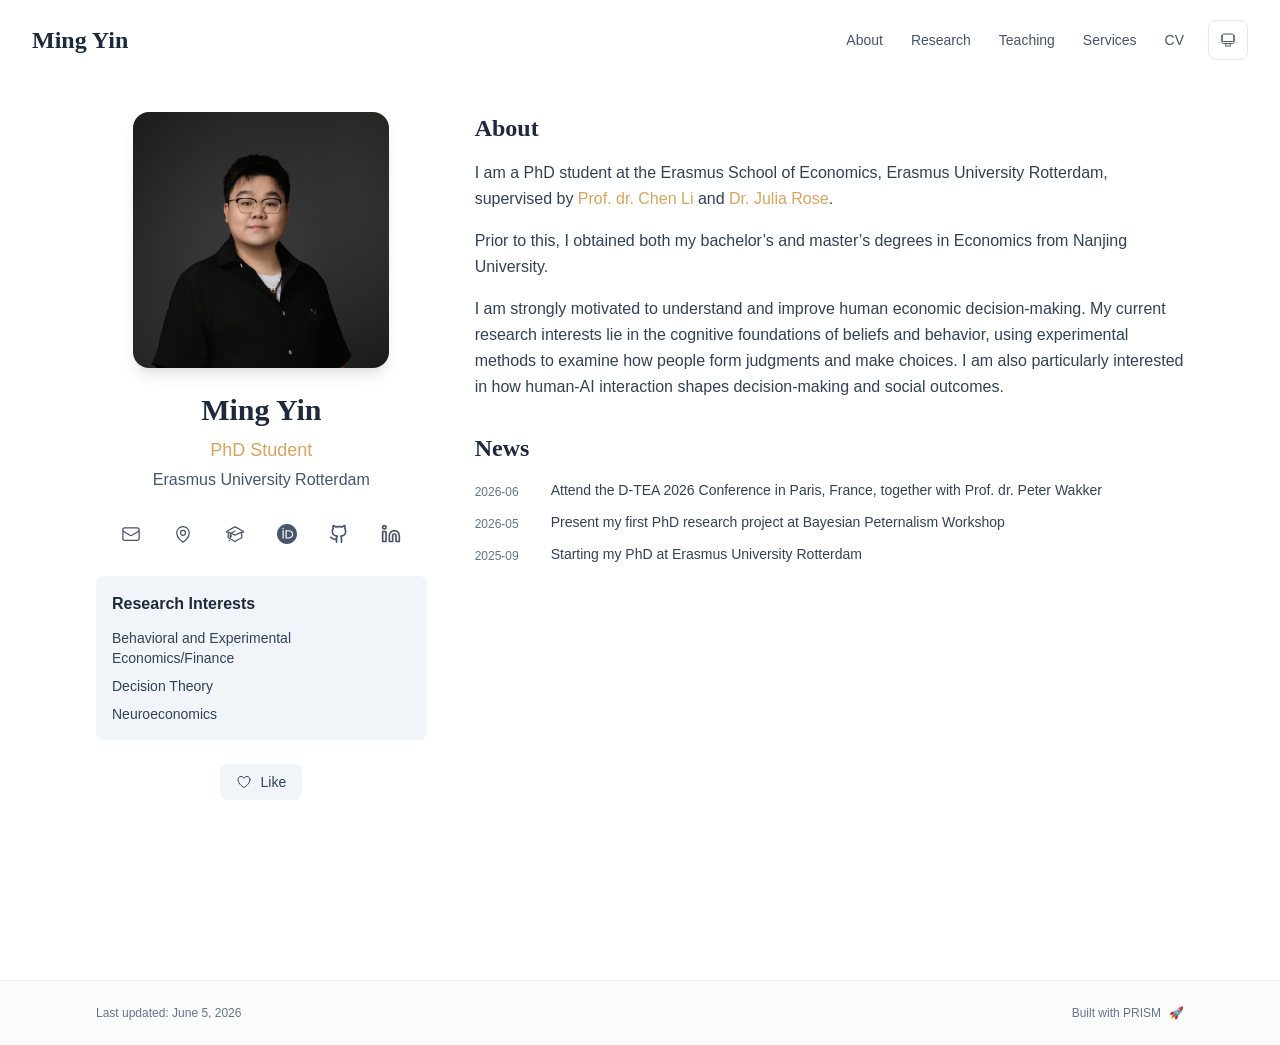
<file: index.html>
<!DOCTYPE html><html lang="en" class="scroll-smooth"><head><meta charSet="utf-8"/><meta name="viewport" content="width=device-width, initial-scale=1"/><link rel="preload" as="image" href="/bio.jpg"/><link rel="stylesheet" href="/_next/static/css/fb5a2e1742805b90.css" data-precedence="next"/><link rel="preload" as="script" fetchPriority="low" href="/_next/static/chunks/webpack-679b75d1c4c2027c.js"/><script src="/_next/static/chunks/4bd1b696-70b6d399998de86a.js" async=""></script><script src="/_next/static/chunks/684-5aaa8290a129f299.js" async=""></script><script src="/_next/static/chunks/main-app-b75393353143f957.js" async=""></script><script src="/_next/static/chunks/187-22c012de6ee6100c.js" async=""></script><script src="/_next/static/chunks/874-7c5eb7db8d3a51f7.js" async=""></script><script src="/_next/static/chunks/394-01b6dec70752207d.js" async=""></script><script src="/_next/static/chunks/app/layout-430d12bd344539fd.js" async=""></script><script src="/_next/static/chunks/400-2b7940888c3abb9f.js" async=""></script><script src="/_next/static/chunks/149-1c5e25c4a210e633.js" async=""></script><script src="/_next/static/chunks/91-bbcce710eae26c15.js" async=""></script><script src="/_next/static/chunks/app/page-5997bc425748a522.js" async=""></script><link rel="icon" href="/my.png" type="image/svg+xml"/><link rel="dns-prefetch" href="https://jialeliu.com"/><link rel="preconnect" href="https://jialeliu.com" crossorigin=""/><link rel="preload" as="font" type="font/woff2" href="https://jialeliu.com/fonts/georgiab.woff2" crossorigin=""/><script>
              try {
                const theme = localStorage.getItem('theme-storage');
                const parsed = theme ? JSON.parse(theme) : null;
                const setting = parsed?.state?.theme || 'system';
                const prefersDark = typeof window !== 'undefined' && window.matchMedia && window.matchMedia('(prefers-color-scheme: dark)').matches;
                const effective = setting === 'dark' ? 'dark' : (setting === 'light' ? 'light' : (prefersDark ? 'dark' : 'light'));
                var root = document.documentElement;
                root.classList.add(effective);
                root.setAttribute('data-theme', effective);
              } catch (e) {
                var root = document.documentElement;
                root.classList.add('light');
                root.setAttribute('data-theme', 'light');
              }
            </script><script>
    try {
      const cfg = {"enabled":false,"locales":["en"],"defaultLocale":"en","mode":"fixed","fixedLocale":"en","persist":false,"switcher":false,"labels":{"en":"English"}};
      const storageKey = 'locale-storage';
      const normalize = (value) => typeof value === 'string' ? value.trim().replace('_', '-').toLowerCase() : '';
      const matchLocale = (candidate) => {
        const normalized = normalize(candidate);
        if (!normalized) return null;
        if (cfg.locales.includes(normalized)) return normalized;
        const language = normalized.split('-')[0];
        if (cfg.locales.includes(language)) return language;
        return null;
      };

      let resolved = null;

      if (!cfg.enabled) {
        resolved = cfg.defaultLocale;
      } else if (cfg.persist) {
        resolved = matchLocale(localStorage.getItem(storageKey));
      }

      if (!resolved) {
        if (cfg.mode === 'fixed') {
          resolved = cfg.fixedLocale;
        } else {
          resolved = matchLocale(navigator.language);
        }
      }

      if (!resolved) {
        resolved = cfg.defaultLocale;
      }

      const root = document.documentElement;
      root.lang = resolved;
      root.setAttribute('data-locale', resolved);

      if (cfg.persist) {
        localStorage.setItem(storageKey, resolved);
      }
    } catch (e) {
      const root = document.documentElement;
      root.lang = 'en';
      root.setAttribute('data-locale', 'en');
    }
  </script><title>Ming Yin</title><meta name="description" content="PhD student at Erasmus University Rotterdam"/><meta name="author" content="Ming Yin"/><meta name="keywords" content="Ming Yin,PhD,Research,Erasmus University Rotterdam"/><meta name="creator" content="Ming Yin"/><meta name="publisher" content="Ming Yin"/><meta property="og:title" content="Ming Yin"/><meta property="og:description" content="PhD student at Erasmus University Rotterdam"/><meta property="og:site_name" content="Ming Yin&#x27;s Academic Website"/><meta property="og:locale" content="en_US"/><meta property="og:type" content="website"/><meta name="twitter:card" content="summary"/><meta name="twitter:title" content="Ming Yin"/><meta name="twitter:description" content="PhD student at Erasmus University Rotterdam"/><link rel="icon" href="/my.png"/><script>document.querySelectorAll('body link[rel="icon"], body link[rel="apple-touch-icon"]').forEach(el => document.head.appendChild(el))</script><script src="/_next/static/chunks/polyfills-42372ed130431b0a.js" noModule=""></script></head><body class="font-sans antialiased"><div style="visibility:hidden"><nav class="fixed top-0 left-0 right-0 z-50" data-headlessui-state=""><div class="transition-all duration-300 ease-out bg-transparent" style="transform:translateY(-100px)"><div class="max-w-7xl mx-auto px-4 sm:px-6 lg:px-8"><div class="flex justify-between items-center h-16 lg:h-20"><div class="flex-shrink-0" tabindex="0"><a class="text-xl lg:text-2xl font-serif font-semibold text-primary hover:text-accent transition-colors duration-200" href="/">Ming Yin</a></div><div class="hidden lg:block"><div class="ml-10 flex items-center space-x-3"><div class="relative flex items-baseline space-x-1"><a data-nav-href="/" class="relative px-3 py-2 text-sm font-medium rounded-lg transition-colors duration-150 text-primary" href="/">About</a><a data-nav-href="/publications" class="relative px-3 py-2 text-sm font-medium rounded-lg transition-colors duration-150 text-neutral-600" href="/publications/">Research</a><a data-nav-href="/teaching" class="relative px-3 py-2 text-sm font-medium rounded-lg transition-colors duration-150 text-neutral-600" href="/teaching/">Teaching</a><a data-nav-href="/services" class="relative px-3 py-2 text-sm font-medium rounded-lg transition-colors duration-150 text-neutral-600" href="/services/">Services</a><a data-nav-href="/cv" class="relative px-3 py-2 text-sm font-medium rounded-lg transition-colors duration-150 text-neutral-600" href="/cv/">CV</a></div><div class="flex items-center justify-center w-10 h-10 rounded-lg border border-neutral-200 dark:border-[rgba(148,163,184,0.24)] bg-background dark:bg-neutral-800"><div class="w-4 h-4 rounded-full bg-neutral-300 animate-pulse"></div></div></div></div><div class="lg:hidden flex items-center space-x-2"><div class="flex items-center justify-center w-10 h-10 rounded-lg border border-neutral-200 dark:border-[rgba(148,163,184,0.24)] bg-background dark:bg-neutral-800"><div class="w-4 h-4 rounded-full bg-neutral-300 animate-pulse"></div></div><button class="inline-flex items-center justify-center p-2 rounded-md text-neutral-600 hover:text-primary hover:bg-neutral-100 dark:hover:bg-neutral-800 focus:outline-none focus:ring-2 focus:ring-inset focus:ring-accent transition-colors duration-200" id="headlessui-disclosure-button-«R7pdb»" type="button" aria-expanded="false" data-headlessui-state=""><span class="sr-only">Open main menu</span><div><svg xmlns="http://www.w3.org/2000/svg" fill="none" viewBox="0 0 24 24" stroke-width="1.5" stroke="currentColor" aria-hidden="true" data-slot="icon" class="block h-6 w-6"><path stroke-linecap="round" stroke-linejoin="round" d="M3.75 6.75h16.5M3.75 12h16.5m-16.5 5.25h16.5"></path></svg></div></button></div></div></div></div></nav><main class="min-h-screen pt-16 lg:pt-20"><div class="max-w-6xl mx-auto px-4 sm:px-6 lg:px-8 py-8 bg-background min-h-screen"><div class="grid grid-cols-1 lg:grid-cols-3 gap-12"><div class="lg:col-span-1"><div class="sticky top-8" style="opacity:0;transform:translateY(20px)"><div class="w-64 h-64 mx-auto mb-6 rounded-2xl overflow-hidden shadow-lg hover:shadow-xl transition-all duration-200 hover:scale-105"><img alt="Ming Yin" width="256" height="256" decoding="async" data-nimg="1" class="w-full h-full object-cover object-[32%_center]" style="color:transparent" src="/bio.jpg"/></div><div class="text-center mb-6"><h1 class="text-3xl font-serif font-bold text-primary mb-2">Ming Yin</h1><p class="text-lg text-accent font-medium mb-1">PhD Student</p><p class="text-neutral-600 mb-2">Erasmus University Rotterdam</p></div><div class="flex flex-wrap justify-center gap-3 sm:gap-4 mb-6 relative px-2"><div class="relative"><button class="p-2 sm:p-2 transition-colors duration-200 text-neutral-600 dark:text-neutral-400 hover:text-accent" aria-label="Email"><svg xmlns="http://www.w3.org/2000/svg" fill="none" viewBox="0 0 24 24" stroke-width="1.5" stroke="currentColor" aria-hidden="true" data-slot="icon" class="h-5 w-5"><path stroke-linecap="round" stroke-linejoin="round" d="M21.75 6.75v10.5a2.25 2.25 0 0 1-2.25 2.25h-15a2.25 2.25 0 0 1-2.25-2.25V6.75m19.5 0A2.25 2.25 0 0 0 19.5 4.5h-15a2.25 2.25 0 0 0-2.25 2.25m19.5 0v.243a2.25 2.25 0 0 1-1.07 1.916l-7.5 4.615a2.25 2.25 0 0 1-2.36 0L3.32 8.91a2.25 2.25 0 0 1-1.07-1.916V6.75"></path></svg></button></div><div class="relative"><button class="p-2 sm:p-2 transition-colors duration-200 text-neutral-600 dark:text-neutral-400 hover:text-accent" aria-label="Location"><svg xmlns="http://www.w3.org/2000/svg" fill="none" viewBox="0 0 24 24" stroke-width="1.5" stroke="currentColor" aria-hidden="true" data-slot="icon" class="h-5 w-5"><path stroke-linecap="round" stroke-linejoin="round" d="M15 10.5a3 3 0 1 1-6 0 3 3 0 0 1 6 0Z"></path><path stroke-linecap="round" stroke-linejoin="round" d="M19.5 10.5c0 7.142-7.5 11.25-7.5 11.25S4.5 17.642 4.5 10.5a7.5 7.5 0 1 1 15 0Z"></path></svg></button></div><a href="https://scholar.google.com" target="_blank" rel="noopener noreferrer" class="p-2 sm:p-2 text-neutral-600 dark:text-neutral-400 hover:text-accent transition-colors duration-200" aria-label="Google Scholar"><svg xmlns="http://www.w3.org/2000/svg" fill="none" viewBox="0 0 24 24" stroke-width="1.5" stroke="currentColor" aria-hidden="true" data-slot="icon" class="h-5 w-5"><path stroke-linecap="round" stroke-linejoin="round" d="M4.26 10.147a60.438 60.438 0 0 0-.491 6.347A48.62 48.62 0 0 1 12 20.904a48.62 48.62 0 0 1 8.232-4.41 60.46 60.46 0 0 0-.491-6.347m-15.482 0a50.636 50.636 0 0 0-2.658-.813A59.906 59.906 0 0 1 12 3.493a59.903 59.903 0 0 1 10.399 5.84c-.896.248-1.783.52-2.658.814m-15.482 0A50.717 50.717 0 0 1 12 13.489a50.702 50.702 0 0 1 7.74-3.342M6.75 15a.75.75 0 1 0 0-1.5.75.75 0 0 0 0 1.5Zm0 0v-3.675A55.378 55.378 0 0 1 12 8.443m-7.007 11.55A5.981 5.981 0 0 0 6.75 15.75v-1.5"></path></svg></a><a href="https://orcid.org" target="_blank" rel="noopener noreferrer" class="p-2 sm:p-2 text-neutral-600 dark:text-neutral-400 hover:text-accent transition-colors duration-200" aria-label="ORCID"><svg viewBox="0 0 24 24" fill="currentColor" class="h-5 w-5" xmlns="http://www.w3.org/2000/svg"><path d="M12 0C5.372 0 0 5.372 0 12s5.372 12 12 12 12-5.372 12-12S18.628 0 12 0zM7.369 4.378c.525 0 .947.431.947.947s-.422.947-.947.947a.95.95 0 0 1-.947-.947c0-.525.422-.947.947-.947zm-.722 3.038h1.444v10.041H6.647V7.416zm3.562 0h3.9c3.712 0 5.344 2.653 5.344 5.025 0 2.578-2.016 5.025-5.325 5.025h-3.919V7.416zm1.444 1.303v7.444h2.297c3.272 0 4.022-2.484 4.022-3.722 0-2.016-1.284-3.722-4.097-3.722h-2.222z"></path></svg></a><a href="https://github.com" target="_blank" rel="noopener noreferrer" class="p-2 sm:p-2 text-neutral-600 dark:text-neutral-400 hover:text-accent transition-colors duration-200" aria-label="GitHub"><svg xmlns="http://www.w3.org/2000/svg" width="24" height="24" viewBox="0 0 24 24" fill="none" stroke="currentColor" stroke-width="2" stroke-linecap="round" stroke-linejoin="round" class="lucide lucide-github h-5 w-5" aria-hidden="true"><path d="M15 22v-4a4.8 4.8 0 0 0-1-3.5c3 0 6-2 6-5.5.08-1.25-.27-2.48-1-3.5.28-1.15.28-2.35 0-3.5 0 0-1 0-3 1.5-2.64-.5-5.36-.5-8 0C6 2 5 2 5 2c-.3 1.15-.3 2.35 0 3.5A5.403 5.403 0 0 0 4 9c0 3.5 3 5.5 6 5.5-.39.49-.68 1.05-.85 1.65-.17.6-.22 1.23-.15 1.85v4"></path><path d="M9 18c-4.51 2-5-2-7-2"></path></svg></a><a href="https://linkedin.com" target="_blank" rel="noopener noreferrer" class="p-2 sm:p-2 text-neutral-600 dark:text-neutral-400 hover:text-accent transition-colors duration-200" aria-label="LinkedIn"><svg xmlns="http://www.w3.org/2000/svg" width="24" height="24" viewBox="0 0 24 24" fill="none" stroke="currentColor" stroke-width="2" stroke-linecap="round" stroke-linejoin="round" class="lucide lucide-linkedin h-5 w-5" aria-hidden="true"><path d="M16 8a6 6 0 0 1 6 6v7h-4v-7a2 2 0 0 0-2-2 2 2 0 0 0-2 2v7h-4v-7a6 6 0 0 1 6-6z"></path><rect width="4" height="12" x="2" y="9"></rect><circle cx="4" cy="4" r="2"></circle></svg></a></div><div class="bg-neutral-100 dark:bg-neutral-800 rounded-lg p-4 mb-6 hover:shadow-lg transition-all duration-200 hover:scale-[1.02]"><h3 class="font-semibold text-primary mb-3">Research Interests</h3><div class="space-y-2 text-sm text-neutral-700 dark:text-neutral-500"><div>Behavioral and Experimental Economics/Finance</div><div>Decision Theory</div><div>Neuroeconomics</div></div></div><div class="flex justify-center"><div class="relative"><button class="flex items-center space-x-2 px-4 py-2 rounded-lg font-medium text-sm transition-all duration-200 bg-neutral-100 dark:bg-neutral-800 text-neutral-700 dark:text-neutral-500 hover:bg-red-50 dark:hover:bg-red-900/20 hover:text-red-600 dark:hover:text-red-400 cursor-pointer" tabindex="0"><svg xmlns="http://www.w3.org/2000/svg" fill="none" viewBox="0 0 24 24" stroke-width="1.5" stroke="currentColor" aria-hidden="true" data-slot="icon" class="h-4 w-4"><path stroke-linecap="round" stroke-linejoin="round" d="M21 8.25c0-2.485-2.099-4.5-4.688-4.5-1.935 0-3.597 1.126-4.312 2.733-.715-1.607-2.377-2.733-4.313-2.733C5.1 3.75 3 5.765 3 8.25c0 7.22 9 12 9 12s9-4.78 9-12Z"></path></svg><span>Like</span></button></div></div></div></div><div class="lg:col-span-2 space-y-8"><section id="about" class="scroll-mt-24 space-y-8"><section style="opacity:0;transform:translateY(20px)"><h2 class="text-2xl font-serif font-bold text-primary mb-4">About</h2><div class="text-neutral-700 dark:text-neutral-600 leading-relaxed"><p class="mb-4 last:mb-0">I am a PhD student at the Erasmus School of Economics, Erasmus University Rotterdam, supervised by <a href="https://sites.google.com/site/1stfunlichen1415/home" node="[object Object]" target="_blank" rel="noopener noreferrer" class="text-accent font-medium transition-all duration-200 rounded hover:bg-accent/10 hover:shadow-sm">Prof. dr. Chen Li</a> and <a href="https://juliaerose.com/" node="[object Object]" target="_blank" rel="noopener noreferrer" class="text-accent font-medium transition-all duration-200 rounded hover:bg-accent/10 hover:shadow-sm">Dr. Julia Rose</a>.</p>
<p class="mb-4 last:mb-0">Prior to this, I obtained both my bachelor’s and master’s degrees in Economics from Nanjing University.</p>
<p class="mb-4 last:mb-0">I am strongly motivated to understand and improve human economic decision-making. My current research interests lie in the cognitive foundations of beliefs and behavior, using experimental methods to examine how people form judgments and make choices. I am also particularly interested in how human-AI interaction shapes decision-making and social outcomes.</p></div></section><section style="opacity:0;transform:translateY(20px)"><h2 class="text-2xl font-serif font-bold text-primary mb-4">News</h2><div class="space-y-3"><div class="flex items-start space-x-3"><span class="text-xs text-neutral-500 mt-1 w-16 flex-shrink-0">2026-06</span><p class="text-sm text-neutral-700">Attend the D-TEA 2026 Conference in Paris, France, together with Prof. dr. Peter Wakker</p></div><div class="flex items-start space-x-3"><span class="text-xs text-neutral-500 mt-1 w-16 flex-shrink-0">2026-05</span><p class="text-sm text-neutral-700">Present my first PhD research project at Bayesian Peternalism Workshop</p></div><div class="flex items-start space-x-3"><span class="text-xs text-neutral-500 mt-1 w-16 flex-shrink-0">2025-09</span><p class="text-sm text-neutral-700">Starting my PhD at Erasmus University Rotterdam</p></div></div></section></section></div></div></div><!--$--><!--/$--><!--$--><!--/$--></main><footer class="border-t border-neutral-200/50 bg-neutral-50/50 dark:bg-neutral-900/50 dark:border-neutral-700/50"><div class="max-w-6xl mx-auto px-4 sm:px-6 lg:px-8 py-6"><div class="flex flex-col sm:flex-row justify-between items-center gap-2"><p class="text-xs text-neutral-500">Last updated<!-- -->: <!-- -->June 5, 2026</p><p class="text-xs text-neutral-500 flex items-center"><a href="https://github.com/xyjoey/PRISM" target="_blank" rel="noopener noreferrer">Built with PRISM</a><span class="ml-2">🚀</span></p></div></div></footer></div><script src="/_next/static/chunks/webpack-679b75d1c4c2027c.js" async=""></script><script>(self.__next_f=self.__next_f||[]).push([0])</script><script>self.__next_f.push([1,"1:\"$Sreact.fragment\"\n3:I[3719,[\"187\",\"static/chunks/187-22c012de6ee6100c.js\",\"874\",\"static/chunks/874-7c5eb7db8d3a51f7.js\",\"394\",\"static/chunks/394-01b6dec70752207d.js\",\"177\",\"static/chunks/app/layout-430d12bd344539fd.js\"],\"ThemeProvider\"]\n4:I[310,[\"187\",\"static/chunks/187-22c012de6ee6100c.js\",\"874\",\"static/chunks/874-7c5eb7db8d3a51f7.js\",\"394\",\"static/chunks/394-01b6dec70752207d.js\",\"177\",\"static/chunks/app/layout-430d12bd344539fd.js\"],\"LocaleProvider\"]\n5:I[4223,[\"187\",\"static/chunks/187-22c012de6ee6100c.js\",\"874\",\"static/chunks/874-7c5eb7db8d3a51f7.js\",\"394\",\"static/chunks/394-01b6dec70752207d.js\",\"177\",\"static/chunks/app/layout-430d12bd344539fd.js\"],\"default\"]\n6:I[7555,[],\"\"]\n7:I[1295,[],\"\"]\n8:I[2548,[\"187\",\"static/chunks/187-22c012de6ee6100c.js\",\"874\",\"static/chunks/874-7c5eb7db8d3a51f7.js\",\"394\",\"static/chunks/394-01b6dec70752207d.js\",\"177\",\"static/chunks/app/layout-430d12bd344539fd.js\"],\"default\"]\n9:I[2038,[\"187\",\"static/chunks/187-22c012de6ee6100c.js\",\"400\",\"static/chunks/400-2b7940888c3abb9f.js\",\"874\",\"static/chunks/874-7c5eb7db8d3a51f7.js\",\"149\",\"static/chunks/149-1c5e25c4a210e633.js\",\"91\",\"static/chunks/91-bbcce710eae26c15.js\",\"974\",\"static/chunks/app/page-5997bc425748a522.js\"],\"default\"]\na:I[9665,[],\"MetadataBoundary\"]\nc:I[9665,[],\"OutletBoundary\"]\nf:I[4911,[],\"AsyncMetadataOutlet\"]\n11:I[9665,[],\"ViewportBoundary\"]\n13:I[6614,[],\"\"]\n:HL[\"/_next/static/css/fb5a2e1742805b90.css\",\"style\"]\n2:T5c8,\n    try {\n      const cfg = {\"enabled\":false,\"locales\":[\"en\"],\"defaultLocale\":\"en\",\"mode\":\"fixed\",\"fixedLocale\":\"en\",\"persist\":false,\"switcher\":false,\"labels\":{\"en\":\"English\"}};\n      const storageKey = 'locale-storage';\n      const normalize = (value) =\u003e typeof value === 'string' ? value.trim().replace('_', '-').toLowerCase() : '';\n      const matchLocale = (candidate) =\u003e {\n        const normalized = normalize(candidate);\n        if (!normalized) return null;\n        if (cfg.locales.includes(normalized)) return normalized;\n        const language = normalized.split('-')[0];\n        if (cfg.locales.includes(languag"])</script><script>self.__next_f.push([1,"e)) return language;\n        return null;\n      };\n\n      let resolved = null;\n\n      if (!cfg.enabled) {\n        resolved = cfg.defaultLocale;\n      } else if (cfg.persist) {\n        resolved = matchLocale(localStorage.getItem(storageKey));\n      }\n\n      if (!resolved) {\n        if (cfg.mode === 'fixed') {\n          resolved = cfg.fixedLocale;\n        } else {\n          resolved = matchLocale(navigator.language);\n        }\n      }\n\n      if (!resolved) {\n        resolved = cfg.defaultLocale;\n      }\n\n      const root = document.documentElement;\n      root.lang = resolved;\n      root.setAttribute('data-locale', resolved);\n\n      if (cfg.persist) {\n        localStorage.setItem(storageKey, resolved);\n      }\n    } catch (e) {\n      const root = document.documentElement;\n      root.lang = 'en';\n      root.setAttribute('data-locale', 'en');\n    }\n  "])</script><script>self.__next_f.push([1,"0:{\"P\":null,\"b\":\"xId2EyuoQ5T5r5xJlTWTM\",\"p\":\"\",\"c\":[\"\",\"\"],\"i\":false,\"f\":[[[\"\",{\"children\":[\"__PAGE__\",{}]},\"$undefined\",\"$undefined\",true],[\"\",[\"$\",\"$1\",\"c\",{\"children\":[[[\"$\",\"link\",\"0\",{\"rel\":\"stylesheet\",\"href\":\"/_next/static/css/fb5a2e1742805b90.css\",\"precedence\":\"next\",\"crossOrigin\":\"$undefined\",\"nonce\":\"$undefined\"}]],[\"$\",\"html\",null,{\"lang\":\"en\",\"className\":\"scroll-smooth\",\"suppressHydrationWarning\":true,\"children\":[[\"$\",\"head\",null,{\"children\":[[\"$\",\"link\",null,{\"rel\":\"icon\",\"href\":\"/my.png\",\"type\":\"image/svg+xml\"}],[\"$\",\"link\",null,{\"rel\":\"dns-prefetch\",\"href\":\"https://jialeliu.com\"}],[\"$\",\"link\",null,{\"rel\":\"preconnect\",\"href\":\"https://jialeliu.com\",\"crossOrigin\":\"\"}],[\"$\",\"link\",null,{\"rel\":\"preload\",\"as\":\"font\",\"type\":\"font/woff2\",\"href\":\"https://jialeliu.com/fonts/georgiab.woff2\",\"crossOrigin\":\"\"}],[\"$\",\"script\",null,{\"dangerouslySetInnerHTML\":{\"__html\":\"\\n              try {\\n                const theme = localStorage.getItem('theme-storage');\\n                const parsed = theme ? JSON.parse(theme) : null;\\n                const setting = parsed?.state?.theme || 'system';\\n                const prefersDark = typeof window !== 'undefined' \u0026\u0026 window.matchMedia \u0026\u0026 window.matchMedia('(prefers-color-scheme: dark)').matches;\\n                const effective = setting === 'dark' ? 'dark' : (setting === 'light' ? 'light' : (prefersDark ? 'dark' : 'light'));\\n                var root = document.documentElement;\\n                root.classList.add(effective);\\n                root.setAttribute('data-theme', effective);\\n              } catch (e) {\\n                var root = document.documentElement;\\n                root.classList.add('light');\\n                root.setAttribute('data-theme', 'light');\\n              }\\n            \"}}],[\"$\",\"script\",null,{\"dangerouslySetInnerHTML\":{\"__html\":\"$2\"}}]]}],[\"$\",\"body\",null,{\"className\":\"font-sans antialiased\",\"children\":[\"$\",\"$L3\",null,{\"children\":[\"$\",\"$L4\",null,{\"config\":{\"enabled\":false,\"locales\":[\"en\"],\"defaultLocale\":\"en\",\"mode\":\"fixed\",\"fixedLocale\":\"en\",\"persist\":false,\"switcher\":false,\"labels\":{\"en\":\"English\"}},\"children\":[[\"$\",\"$L5\",null,{\"items\":[{\"title\":\"About\",\"type\":\"page\",\"target\":\"about\",\"href\":\"/\"},{\"title\":\"Research\",\"type\":\"page\",\"target\":\"publications\",\"href\":\"/publications\"},{\"title\":\"Teaching\",\"type\":\"page\",\"target\":\"teaching\",\"href\":\"/teaching\"},{\"title\":\"Services\",\"type\":\"page\",\"target\":\"services\",\"href\":\"/services\"},{\"title\":\"CV\",\"type\":\"page\",\"target\":\"cv\",\"href\":\"/cv\"}],\"siteTitle\":\"Ming Yin\",\"enableOnePageMode\":false,\"i18n\":\"$0:f:0:1:1:props:children:1:props:children:1:props:children:props:children:props:config\",\"itemsByLocale\":{\"en\":[{\"title\":\"About\",\"type\":\"page\",\"target\":\"about\",\"href\":\"/\"},{\"title\":\"Research\",\"type\":\"page\",\"target\":\"publications\",\"href\":\"/publications\"},{\"title\":\"Teaching\",\"type\":\"page\",\"target\":\"teaching\",\"href\":\"/teaching\"},{\"title\":\"Services\",\"type\":\"page\",\"target\":\"services\",\"href\":\"/services\"},{\"title\":\"CV\",\"type\":\"page\",\"target\":\"cv\",\"href\":\"/cv\"}]},\"siteTitleByLocale\":{\"en\":\"Ming Yin\"}}],[\"$\",\"main\",null,{\"className\":\"min-h-screen pt-16 lg:pt-20\",\"children\":[\"$\",\"$L6\",null,{\"parallelRouterKey\":\"children\",\"error\":\"$undefined\",\"errorStyles\":\"$undefined\",\"errorScripts\":\"$undefined\",\"template\":[\"$\",\"$L7\",null,{}],\"templateStyles\":\"$undefined\",\"templateScripts\":\"$undefined\",\"notFound\":[[[\"$\",\"title\",null,{\"children\":\"404: This page could not be found.\"}],[\"$\",\"div\",null,{\"style\":{\"fontFamily\":\"system-ui,\\\"Segoe UI\\\",Roboto,Helvetica,Arial,sans-serif,\\\"Apple Color Emoji\\\",\\\"Segoe UI Emoji\\\"\",\"height\":\"100vh\",\"textAlign\":\"center\",\"display\":\"flex\",\"flexDirection\":\"column\",\"alignItems\":\"center\",\"justifyContent\":\"center\"},\"children\":[\"$\",\"div\",null,{\"children\":[[\"$\",\"style\",null,{\"dangerouslySetInnerHTML\":{\"__html\":\"body{color:#000;background:#fff;margin:0}.next-error-h1{border-right:1px solid rgba(0,0,0,.3)}@media (prefers-color-scheme:dark){body{color:#fff;background:#000}.next-error-h1{border-right:1px solid rgba(255,255,255,.3)}}\"}}],[\"$\",\"h1\",null,{\"className\":\"next-error-h1\",\"style\":{\"display\":\"inline-block\",\"margin\":\"0 20px 0 0\",\"padding\":\"0 23px 0 0\",\"fontSize\":24,\"fontWeight\":500,\"verticalAlign\":\"top\",\"lineHeight\":\"49px\"},\"children\":404}],[\"$\",\"div\",null,{\"style\":{\"display\":\"inline-block\"},\"children\":[\"$\",\"h2\",null,{\"style\":{\"fontSize\":14,\"fontWeight\":400,\"lineHeight\":\"49px\",\"margin\":0},\"children\":\"This page could not be found.\"}]}]]}]}]],[]],\"forbidden\":\"$undefined\",\"unauthorized\":\"$undefined\"}]}],[\"$\",\"$L8\",null,{\"lastUpdated\":\"June 5, 2026\",\"lastUpdatedByLocale\":{\"en\":\"June 5, 2026\"},\"defaultLocale\":\"en\"}]]}]}]}]]}]]}],{\"children\":[\"__PAGE__\",[\"$\",\"$1\",\"c\",{\"children\":[[\"$\",\"$L9\",null,{\"dataByLocale\":{\"en\":{\"author\":{\"name\":\"Ming Yin\",\"title\":\"PhD Student\",\"institution\":\"Erasmus University Rotterdam\",\"avatar\":\"/bio.jpg\"},\"social\":{\"email\":\"econmingyin@gmail.com\",\"location\":\"Rotterdam, The Netherlands\",\"location_url\":\"https://maps.google.com\",\"location_details\":[\"T18-04, Mandeville Building,\",\"Erasmus University Rotterdam, Rotterdam, The Netherlands\"],\"google_scholar\":\"https://scholar.google.com\",\"orcid\":\"https://orcid.org\",\"github\":\"https://github.com\",\"linkedin\":\"https://linkedin.com\"},\"features\":{\"enable_likes\":true,\"enable_one_page_mode\":false},\"enableOnePageMode\":false,\"researchInterests\":[\"Behavioral and Experimental Economics/Finance\",\"Decision Theory\",\"Neuroeconomics\"],\"pagesToShow\":[{\"type\":\"about\",\"id\":\"about\",\"sections\":[{\"id\":\"about\",\"type\":\"markdown\",\"source\":\"bio.md\",\"title\":\"About\",\"content\":\"I am a PhD student at the Erasmus School of Economics, Erasmus University Rotterdam, supervised by [Prof. dr. Chen Li](https://sites.google.com/site/1stfunlichen1415/home) and [Dr. Julia Rose](https://juliaerose.com/).\\n\\nPrior to this, I obtained both my bachelor’s and master’s degrees in Economics from Nanjing University.\\n\\nI am strongly motivated to understand and improve human economic decision-making. My current research interests lie in the cognitive foundations of beliefs and behavior, using experimental methods to examine how people form judgments and make choices. I am also particularly interested in how human-AI interaction shapes decision-making and social outcomes.\"},{\"id\":\"news\",\"type\":\"list\",\"title\":\"News\",\"source\":\"news.toml\",\"items\":[{\"date\":\"2026-06\",\"content\":\"Attend the D-TEA 2026 Conference in Paris, France, together with Prof. dr. Peter Wakker\"},{\"date\":\"2026-05\",\"content\":\"Present my first PhD research project at Bayesian Peternalism Workshop\"},{\"date\":\"2025-09\",\"content\":\"Starting my PhD at Erasmus University Rotterdam\"}]}]}]}},\"defaultLocale\":\"en\"}],[\"$\",\"$La\",null,{\"children\":\"$Lb\"}],null,[\"$\",\"$Lc\",null,{\"children\":[\"$Ld\",\"$Le\",[\"$\",\"$Lf\",null,{\"promise\":\"$@10\"}]]}]]}],{},null,false]},null,false],[\"$\",\"$1\",\"h\",{\"children\":[null,[\"$\",\"$1\",\"seJPLIFCroaIUGwGMcHSi\",{\"children\":[[\"$\",\"$L11\",null,{\"children\":\"$L12\"}],null]}],null]}],false]],\"m\":\"$undefined\",\"G\":[\"$13\",\"$undefined\"],\"s\":false,\"S\":true}\n"])</script><script>self.__next_f.push([1,"14:\"$Sreact.suspense\"\n15:I[4911,[],\"AsyncMetadata\"]\nb:[\"$\",\"$14\",null,{\"fallback\":null,\"children\":[\"$\",\"$L15\",null,{\"promise\":\"$@16\"}]}]\n"])</script><script>self.__next_f.push([1,"e:null\n"])</script><script>self.__next_f.push([1,"12:[[\"$\",\"meta\",\"0\",{\"charSet\":\"utf-8\"}],[\"$\",\"meta\",\"1\",{\"name\":\"viewport\",\"content\":\"width=device-width, initial-scale=1\"}]]\nd:null\n"])</script><script>self.__next_f.push([1,"16:{\"metadata\":[[\"$\",\"title\",\"0\",{\"children\":\"Ming Yin\"}],[\"$\",\"meta\",\"1\",{\"name\":\"description\",\"content\":\"PhD student at Erasmus University Rotterdam\"}],[\"$\",\"meta\",\"2\",{\"name\":\"author\",\"content\":\"Ming Yin\"}],[\"$\",\"meta\",\"3\",{\"name\":\"keywords\",\"content\":\"Ming Yin,PhD,Research,Erasmus University Rotterdam\"}],[\"$\",\"meta\",\"4\",{\"name\":\"creator\",\"content\":\"Ming Yin\"}],[\"$\",\"meta\",\"5\",{\"name\":\"publisher\",\"content\":\"Ming Yin\"}],[\"$\",\"meta\",\"6\",{\"property\":\"og:title\",\"content\":\"Ming Yin\"}],[\"$\",\"meta\",\"7\",{\"property\":\"og:description\",\"content\":\"PhD student at Erasmus University Rotterdam\"}],[\"$\",\"meta\",\"8\",{\"property\":\"og:site_name\",\"content\":\"Ming Yin's Academic Website\"}],[\"$\",\"meta\",\"9\",{\"property\":\"og:locale\",\"content\":\"en_US\"}],[\"$\",\"meta\",\"10\",{\"property\":\"og:type\",\"content\":\"website\"}],[\"$\",\"meta\",\"11\",{\"name\":\"twitter:card\",\"content\":\"summary\"}],[\"$\",\"meta\",\"12\",{\"name\":\"twitter:title\",\"content\":\"Ming Yin\"}],[\"$\",\"meta\",\"13\",{\"name\":\"twitter:description\",\"content\":\"PhD student at Erasmus University Rotterdam\"}],[\"$\",\"link\",\"14\",{\"rel\":\"icon\",\"href\":\"/my.png\"}]],\"error\":null,\"digest\":\"$undefined\"}\n10:{\"metadata\":\"$16:metadata\",\"error\":null,\"digest\":\"$undefined\"}\n"])</script></body></html>
</file>
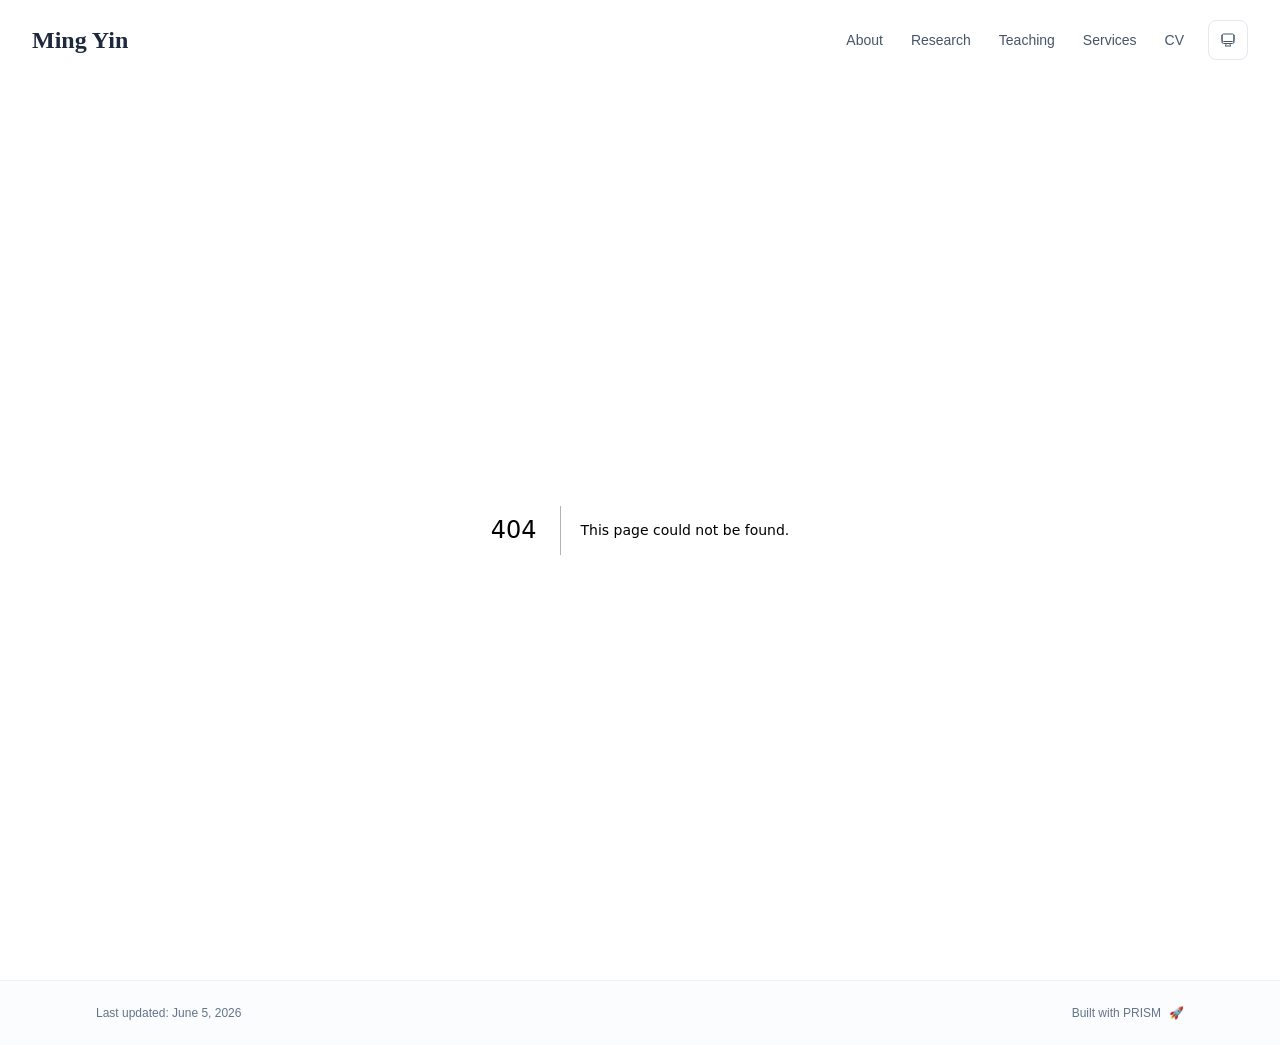
<file: 404/index.html>
<!DOCTYPE html><html lang="en" class="scroll-smooth"><head><meta charSet="utf-8"/><meta name="viewport" content="width=device-width, initial-scale=1"/><link rel="stylesheet" href="/_next/static/css/fb5a2e1742805b90.css" data-precedence="next"/><link rel="preload" as="script" fetchPriority="low" href="/_next/static/chunks/webpack-679b75d1c4c2027c.js"/><script src="/_next/static/chunks/4bd1b696-70b6d399998de86a.js" async=""></script><script src="/_next/static/chunks/684-5aaa8290a129f299.js" async=""></script><script src="/_next/static/chunks/main-app-b75393353143f957.js" async=""></script><script src="/_next/static/chunks/187-22c012de6ee6100c.js" async=""></script><script src="/_next/static/chunks/874-7c5eb7db8d3a51f7.js" async=""></script><script src="/_next/static/chunks/394-01b6dec70752207d.js" async=""></script><script src="/_next/static/chunks/app/layout-430d12bd344539fd.js" async=""></script><meta name="robots" content="noindex"/><title>404: This page could not be found.</title><link rel="icon" href="/my.png" type="image/svg+xml"/><link rel="dns-prefetch" href="https://jialeliu.com"/><link rel="preconnect" href="https://jialeliu.com" crossorigin=""/><link rel="preload" as="font" type="font/woff2" href="https://jialeliu.com/fonts/georgiab.woff2" crossorigin=""/><script>
              try {
                const theme = localStorage.getItem('theme-storage');
                const parsed = theme ? JSON.parse(theme) : null;
                const setting = parsed?.state?.theme || 'system';
                const prefersDark = typeof window !== 'undefined' && window.matchMedia && window.matchMedia('(prefers-color-scheme: dark)').matches;
                const effective = setting === 'dark' ? 'dark' : (setting === 'light' ? 'light' : (prefersDark ? 'dark' : 'light'));
                var root = document.documentElement;
                root.classList.add(effective);
                root.setAttribute('data-theme', effective);
              } catch (e) {
                var root = document.documentElement;
                root.classList.add('light');
                root.setAttribute('data-theme', 'light');
              }
            </script><script>
    try {
      const cfg = {"enabled":false,"locales":["en"],"defaultLocale":"en","mode":"fixed","fixedLocale":"en","persist":false,"switcher":false,"labels":{"en":"English"}};
      const storageKey = 'locale-storage';
      const normalize = (value) => typeof value === 'string' ? value.trim().replace('_', '-').toLowerCase() : '';
      const matchLocale = (candidate) => {
        const normalized = normalize(candidate);
        if (!normalized) return null;
        if (cfg.locales.includes(normalized)) return normalized;
        const language = normalized.split('-')[0];
        if (cfg.locales.includes(language)) return language;
        return null;
      };

      let resolved = null;

      if (!cfg.enabled) {
        resolved = cfg.defaultLocale;
      } else if (cfg.persist) {
        resolved = matchLocale(localStorage.getItem(storageKey));
      }

      if (!resolved) {
        if (cfg.mode === 'fixed') {
          resolved = cfg.fixedLocale;
        } else {
          resolved = matchLocale(navigator.language);
        }
      }

      if (!resolved) {
        resolved = cfg.defaultLocale;
      }

      const root = document.documentElement;
      root.lang = resolved;
      root.setAttribute('data-locale', resolved);

      if (cfg.persist) {
        localStorage.setItem(storageKey, resolved);
      }
    } catch (e) {
      const root = document.documentElement;
      root.lang = 'en';
      root.setAttribute('data-locale', 'en');
    }
  </script><title>Ming Yin</title><meta name="description" content="PhD student at Erasmus University Rotterdam"/><meta name="author" content="Ming Yin"/><meta name="keywords" content="Ming Yin,PhD,Research,Erasmus University Rotterdam"/><meta name="creator" content="Ming Yin"/><meta name="publisher" content="Ming Yin"/><meta property="og:title" content="Ming Yin"/><meta property="og:description" content="PhD student at Erasmus University Rotterdam"/><meta property="og:site_name" content="Ming Yin&#x27;s Academic Website"/><meta property="og:locale" content="en_US"/><meta property="og:type" content="website"/><meta name="twitter:card" content="summary"/><meta name="twitter:title" content="Ming Yin"/><meta name="twitter:description" content="PhD student at Erasmus University Rotterdam"/><link rel="icon" href="/my.png"/><script>document.querySelectorAll('body link[rel="icon"], body link[rel="apple-touch-icon"]').forEach(el => document.head.appendChild(el))</script><script src="/_next/static/chunks/polyfills-42372ed130431b0a.js" noModule=""></script></head><body class="font-sans antialiased"><div style="visibility:hidden"><nav class="fixed top-0 left-0 right-0 z-50" data-headlessui-state=""><div class="transition-all duration-300 ease-out bg-transparent" style="transform:translateY(-100px)"><div class="max-w-7xl mx-auto px-4 sm:px-6 lg:px-8"><div class="flex justify-between items-center h-16 lg:h-20"><div class="flex-shrink-0" tabindex="0"><a class="text-xl lg:text-2xl font-serif font-semibold text-primary hover:text-accent transition-colors duration-200" href="/">Ming Yin</a></div><div class="hidden lg:block"><div class="ml-10 flex items-center space-x-3"><div class="relative flex items-baseline space-x-1"><a data-nav-href="/" class="relative px-3 py-2 text-sm font-medium rounded-lg transition-colors duration-150 text-neutral-600" href="/">About</a><a data-nav-href="/publications" class="relative px-3 py-2 text-sm font-medium rounded-lg transition-colors duration-150 text-neutral-600" href="/publications/">Research</a><a data-nav-href="/teaching" class="relative px-3 py-2 text-sm font-medium rounded-lg transition-colors duration-150 text-neutral-600" href="/teaching/">Teaching</a><a data-nav-href="/services" class="relative px-3 py-2 text-sm font-medium rounded-lg transition-colors duration-150 text-neutral-600" href="/services/">Services</a><a data-nav-href="/cv" class="relative px-3 py-2 text-sm font-medium rounded-lg transition-colors duration-150 text-neutral-600" href="/cv/">CV</a></div><div class="flex items-center justify-center w-10 h-10 rounded-lg border border-neutral-200 dark:border-[rgba(148,163,184,0.24)] bg-background dark:bg-neutral-800"><div class="w-4 h-4 rounded-full bg-neutral-300 animate-pulse"></div></div></div></div><div class="lg:hidden flex items-center space-x-2"><div class="flex items-center justify-center w-10 h-10 rounded-lg border border-neutral-200 dark:border-[rgba(148,163,184,0.24)] bg-background dark:bg-neutral-800"><div class="w-4 h-4 rounded-full bg-neutral-300 animate-pulse"></div></div><button class="inline-flex items-center justify-center p-2 rounded-md text-neutral-600 hover:text-primary hover:bg-neutral-100 dark:hover:bg-neutral-800 focus:outline-none focus:ring-2 focus:ring-inset focus:ring-accent transition-colors duration-200" id="headlessui-disclosure-button-«R7pdb»" type="button" aria-expanded="false" data-headlessui-state=""><span class="sr-only">Open main menu</span><div><svg xmlns="http://www.w3.org/2000/svg" fill="none" viewBox="0 0 24 24" stroke-width="1.5" stroke="currentColor" aria-hidden="true" data-slot="icon" class="block h-6 w-6"><path stroke-linecap="round" stroke-linejoin="round" d="M3.75 6.75h16.5M3.75 12h16.5m-16.5 5.25h16.5"></path></svg></div></button></div></div></div></div></nav><main class="min-h-screen pt-16 lg:pt-20"><div style="font-family:system-ui,&quot;Segoe UI&quot;,Roboto,Helvetica,Arial,sans-serif,&quot;Apple Color Emoji&quot;,&quot;Segoe UI Emoji&quot;;height:100vh;text-align:center;display:flex;flex-direction:column;align-items:center;justify-content:center"><div><style>body{color:#000;background:#fff;margin:0}.next-error-h1{border-right:1px solid rgba(0,0,0,.3)}@media (prefers-color-scheme:dark){body{color:#fff;background:#000}.next-error-h1{border-right:1px solid rgba(255,255,255,.3)}}</style><h1 class="next-error-h1" style="display:inline-block;margin:0 20px 0 0;padding:0 23px 0 0;font-size:24px;font-weight:500;vertical-align:top;line-height:49px">404</h1><div style="display:inline-block"><h2 style="font-size:14px;font-weight:400;line-height:49px;margin:0">This page could not be found.</h2></div></div></div><!--$--><!--/$--><!--$--><!--/$--></main><footer class="border-t border-neutral-200/50 bg-neutral-50/50 dark:bg-neutral-900/50 dark:border-neutral-700/50"><div class="max-w-6xl mx-auto px-4 sm:px-6 lg:px-8 py-6"><div class="flex flex-col sm:flex-row justify-between items-center gap-2"><p class="text-xs text-neutral-500">Last updated<!-- -->: <!-- -->June 5, 2026</p><p class="text-xs text-neutral-500 flex items-center"><a href="https://github.com/xyjoey/PRISM" target="_blank" rel="noopener noreferrer">Built with PRISM</a><span class="ml-2">🚀</span></p></div></div></footer></div><script src="/_next/static/chunks/webpack-679b75d1c4c2027c.js" async=""></script><script>(self.__next_f=self.__next_f||[]).push([0])</script><script>self.__next_f.push([1,"1:\"$Sreact.fragment\"\n3:I[3719,[\"187\",\"static/chunks/187-22c012de6ee6100c.js\",\"874\",\"static/chunks/874-7c5eb7db8d3a51f7.js\",\"394\",\"static/chunks/394-01b6dec70752207d.js\",\"177\",\"static/chunks/app/layout-430d12bd344539fd.js\"],\"ThemeProvider\"]\n4:I[310,[\"187\",\"static/chunks/187-22c012de6ee6100c.js\",\"874\",\"static/chunks/874-7c5eb7db8d3a51f7.js\",\"394\",\"static/chunks/394-01b6dec70752207d.js\",\"177\",\"static/chunks/app/layout-430d12bd344539fd.js\"],\"LocaleProvider\"]\n5:I[4223,[\"187\",\"static/chunks/187-22c012de6ee6100c.js\",\"874\",\"static/chunks/874-7c5eb7db8d3a51f7.js\",\"394\",\"static/chunks/394-01b6dec70752207d.js\",\"177\",\"static/chunks/app/layout-430d12bd344539fd.js\"],\"default\"]\n6:I[7555,[],\"\"]\n7:I[1295,[],\"\"]\n8:I[2548,[\"187\",\"static/chunks/187-22c012de6ee6100c.js\",\"874\",\"static/chunks/874-7c5eb7db8d3a51f7.js\",\"394\",\"static/chunks/394-01b6dec70752207d.js\",\"177\",\"static/chunks/app/layout-430d12bd344539fd.js\"],\"default\"]\n9:I[9665,[],\"MetadataBoundary\"]\nb:I[9665,[],\"OutletBoundary\"]\ne:I[4911,[],\"AsyncMetadataOutlet\"]\n10:I[9665,[],\"ViewportBoundary\"]\n12:I[6614,[],\"\"]\n:HL[\"/_next/static/css/fb5a2e1742805b90.css\",\"style\"]\n2:T5c8,\n    try {\n      const cfg = {\"enabled\":false,\"locales\":[\"en\"],\"defaultLocale\":\"en\",\"mode\":\"fixed\",\"fixedLocale\":\"en\",\"persist\":false,\"switcher\":false,\"labels\":{\"en\":\"English\"}};\n      const storageKey = 'locale-storage';\n      const normalize = (value) =\u003e typeof value === 'string' ? value.trim().replace('_', '-').toLowerCase() : '';\n      const matchLocale = (candidate) =\u003e {\n        const normalized = normalize(candidate);\n        if (!normalized) return null;\n        if (cfg.locales.includes(normalized)) return normalized;\n        const language = normalized.split('-')[0];\n        if (cfg.locales.includes(language)) return language;\n        return null;\n      };\n\n      let resolved = null;\n\n      if (!cfg.enabled) {\n        resolved = cfg.defaultLocale;\n      } else if (cfg.persist) {\n        resolved = matchLocale(localStorage.getItem(storageKey));\n      }\n\n      if (!resolved) {\n        if (cfg.mode === 'f"])</script><script>self.__next_f.push([1,"ixed') {\n          resolved = cfg.fixedLocale;\n        } else {\n          resolved = matchLocale(navigator.language);\n        }\n      }\n\n      if (!resolved) {\n        resolved = cfg.defaultLocale;\n      }\n\n      const root = document.documentElement;\n      root.lang = resolved;\n      root.setAttribute('data-locale', resolved);\n\n      if (cfg.persist) {\n        localStorage.setItem(storageKey, resolved);\n      }\n    } catch (e) {\n      const root = document.documentElement;\n      root.lang = 'en';\n      root.setAttribute('data-locale', 'en');\n    }\n  "])</script><script>self.__next_f.push([1,"0:{\"P\":null,\"b\":\"xId2EyuoQ5T5r5xJlTWTM\",\"p\":\"\",\"c\":[\"\",\"_not-found\",\"\"],\"i\":false,\"f\":[[[\"\",{\"children\":[\"/_not-found\",{\"children\":[\"__PAGE__\",{}]}]},\"$undefined\",\"$undefined\",true],[\"\",[\"$\",\"$1\",\"c\",{\"children\":[[[\"$\",\"link\",\"0\",{\"rel\":\"stylesheet\",\"href\":\"/_next/static/css/fb5a2e1742805b90.css\",\"precedence\":\"next\",\"crossOrigin\":\"$undefined\",\"nonce\":\"$undefined\"}]],[\"$\",\"html\",null,{\"lang\":\"en\",\"className\":\"scroll-smooth\",\"suppressHydrationWarning\":true,\"children\":[[\"$\",\"head\",null,{\"children\":[[\"$\",\"link\",null,{\"rel\":\"icon\",\"href\":\"/my.png\",\"type\":\"image/svg+xml\"}],[\"$\",\"link\",null,{\"rel\":\"dns-prefetch\",\"href\":\"https://jialeliu.com\"}],[\"$\",\"link\",null,{\"rel\":\"preconnect\",\"href\":\"https://jialeliu.com\",\"crossOrigin\":\"\"}],[\"$\",\"link\",null,{\"rel\":\"preload\",\"as\":\"font\",\"type\":\"font/woff2\",\"href\":\"https://jialeliu.com/fonts/georgiab.woff2\",\"crossOrigin\":\"\"}],[\"$\",\"script\",null,{\"dangerouslySetInnerHTML\":{\"__html\":\"\\n              try {\\n                const theme = localStorage.getItem('theme-storage');\\n                const parsed = theme ? JSON.parse(theme) : null;\\n                const setting = parsed?.state?.theme || 'system';\\n                const prefersDark = typeof window !== 'undefined' \u0026\u0026 window.matchMedia \u0026\u0026 window.matchMedia('(prefers-color-scheme: dark)').matches;\\n                const effective = setting === 'dark' ? 'dark' : (setting === 'light' ? 'light' : (prefersDark ? 'dark' : 'light'));\\n                var root = document.documentElement;\\n                root.classList.add(effective);\\n                root.setAttribute('data-theme', effective);\\n              } catch (e) {\\n                var root = document.documentElement;\\n                root.classList.add('light');\\n                root.setAttribute('data-theme', 'light');\\n              }\\n            \"}}],[\"$\",\"script\",null,{\"dangerouslySetInnerHTML\":{\"__html\":\"$2\"}}]]}],[\"$\",\"body\",null,{\"className\":\"font-sans antialiased\",\"children\":[\"$\",\"$L3\",null,{\"children\":[\"$\",\"$L4\",null,{\"config\":{\"enabled\":false,\"locales\":[\"en\"],\"defaultLocale\":\"en\",\"mode\":\"fixed\",\"fixedLocale\":\"en\",\"persist\":false,\"switcher\":false,\"labels\":{\"en\":\"English\"}},\"children\":[[\"$\",\"$L5\",null,{\"items\":[{\"title\":\"About\",\"type\":\"page\",\"target\":\"about\",\"href\":\"/\"},{\"title\":\"Research\",\"type\":\"page\",\"target\":\"publications\",\"href\":\"/publications\"},{\"title\":\"Teaching\",\"type\":\"page\",\"target\":\"teaching\",\"href\":\"/teaching\"},{\"title\":\"Services\",\"type\":\"page\",\"target\":\"services\",\"href\":\"/services\"},{\"title\":\"CV\",\"type\":\"page\",\"target\":\"cv\",\"href\":\"/cv\"}],\"siteTitle\":\"Ming Yin\",\"enableOnePageMode\":false,\"i18n\":\"$0:f:0:1:1:props:children:1:props:children:1:props:children:props:children:props:config\",\"itemsByLocale\":{\"en\":[{\"title\":\"About\",\"type\":\"page\",\"target\":\"about\",\"href\":\"/\"},{\"title\":\"Research\",\"type\":\"page\",\"target\":\"publications\",\"href\":\"/publications\"},{\"title\":\"Teaching\",\"type\":\"page\",\"target\":\"teaching\",\"href\":\"/teaching\"},{\"title\":\"Services\",\"type\":\"page\",\"target\":\"services\",\"href\":\"/services\"},{\"title\":\"CV\",\"type\":\"page\",\"target\":\"cv\",\"href\":\"/cv\"}]},\"siteTitleByLocale\":{\"en\":\"Ming Yin\"}}],[\"$\",\"main\",null,{\"className\":\"min-h-screen pt-16 lg:pt-20\",\"children\":[\"$\",\"$L6\",null,{\"parallelRouterKey\":\"children\",\"error\":\"$undefined\",\"errorStyles\":\"$undefined\",\"errorScripts\":\"$undefined\",\"template\":[\"$\",\"$L7\",null,{}],\"templateStyles\":\"$undefined\",\"templateScripts\":\"$undefined\",\"notFound\":[[[\"$\",\"title\",null,{\"children\":\"404: This page could not be found.\"}],[\"$\",\"div\",null,{\"style\":{\"fontFamily\":\"system-ui,\\\"Segoe UI\\\",Roboto,Helvetica,Arial,sans-serif,\\\"Apple Color Emoji\\\",\\\"Segoe UI Emoji\\\"\",\"height\":\"100vh\",\"textAlign\":\"center\",\"display\":\"flex\",\"flexDirection\":\"column\",\"alignItems\":\"center\",\"justifyContent\":\"center\"},\"children\":[\"$\",\"div\",null,{\"children\":[[\"$\",\"style\",null,{\"dangerouslySetInnerHTML\":{\"__html\":\"body{color:#000;background:#fff;margin:0}.next-error-h1{border-right:1px solid rgba(0,0,0,.3)}@media (prefers-color-scheme:dark){body{color:#fff;background:#000}.next-error-h1{border-right:1px solid rgba(255,255,255,.3)}}\"}}],[\"$\",\"h1\",null,{\"className\":\"next-error-h1\",\"style\":{\"display\":\"inline-block\",\"margin\":\"0 20px 0 0\",\"padding\":\"0 23px 0 0\",\"fontSize\":24,\"fontWeight\":500,\"verticalAlign\":\"top\",\"lineHeight\":\"49px\"},\"children\":404}],[\"$\",\"div\",null,{\"style\":{\"display\":\"inline-block\"},\"children\":[\"$\",\"h2\",null,{\"style\":{\"fontSize\":14,\"fontWeight\":400,\"lineHeight\":\"49px\",\"margin\":0},\"children\":\"This page could not be found.\"}]}]]}]}]],[]],\"forbidden\":\"$undefined\",\"unauthorized\":\"$undefined\"}]}],[\"$\",\"$L8\",null,{\"lastUpdated\":\"June 5, 2026\",\"lastUpdatedByLocale\":{\"en\":\"June 5, 2026\"},\"defaultLocale\":\"en\"}]]}]}]}]]}]]}],{\"children\":[\"/_not-found\",[\"$\",\"$1\",\"c\",{\"children\":[null,[\"$\",\"$L6\",null,{\"parallelRouterKey\":\"children\",\"error\":\"$undefined\",\"errorStyles\":\"$undefined\",\"errorScripts\":\"$undefined\",\"template\":[\"$\",\"$L7\",null,{}],\"templateStyles\":\"$undefined\",\"templateScripts\":\"$undefined\",\"notFound\":\"$undefined\",\"forbidden\":\"$undefined\",\"unauthorized\":\"$undefined\"}]]}],{\"children\":[\"__PAGE__\",[\"$\",\"$1\",\"c\",{\"children\":[[[\"$\",\"title\",null,{\"children\":\"404: This page could not be found.\"}],[\"$\",\"div\",null,{\"style\":\"$0:f:0:1:1:props:children:1:props:children:1:props:children:props:children:props:children:1:props:children:props:notFound:0:1:props:style\",\"children\":[\"$\",\"div\",null,{\"children\":[[\"$\",\"style\",null,{\"dangerouslySetInnerHTML\":{\"__html\":\"body{color:#000;background:#fff;margin:0}.next-error-h1{border-right:1px solid rgba(0,0,0,.3)}@media (prefers-color-scheme:dark){body{color:#fff;background:#000}.next-error-h1{border-right:1px solid rgba(255,255,255,.3)}}\"}}],[\"$\",\"h1\",null,{\"className\":\"next-error-h1\",\"style\":\"$0:f:0:1:1:props:children:1:props:children:1:props:children:props:children:props:children:1:props:children:props:notFound:0:1:props:children:props:children:1:props:style\",\"children\":404}],[\"$\",\"div\",null,{\"style\":\"$0:f:0:1:1:props:children:1:props:children:1:props:children:props:children:props:children:1:props:children:props:notFound:0:1:props:children:props:children:2:props:style\",\"children\":[\"$\",\"h2\",null,{\"style\":\"$0:f:0:1:1:props:children:1:props:children:1:props:children:props:children:props:children:1:props:children:props:notFound:0:1:props:children:props:children:2:props:children:props:style\",\"children\":\"This page could not be found.\"}]}]]}]}]],[\"$\",\"$L9\",null,{\"children\":\"$La\"}],null,[\"$\",\"$Lb\",null,{\"children\":[\"$Lc\",\"$Ld\",[\"$\",\"$Le\",null,{\"promise\":\"$@f\"}]]}]]}],{},null,false]},null,false]},null,false],[\"$\",\"$1\",\"h\",{\"children\":[[\"$\",\"meta\",null,{\"name\":\"robots\",\"content\":\"noindex\"}],[\"$\",\"$1\",\"0dUTx1Gz6rRTVGcjx4BNw\",{\"children\":[[\"$\",\"$L10\",null,{\"children\":\"$L11\"}],null]}],null]}],false]],\"m\":\"$undefined\",\"G\":[\"$12\",\"$undefined\"],\"s\":false,\"S\":true}\n"])</script><script>self.__next_f.push([1,"13:\"$Sreact.suspense\"\n14:I[4911,[],\"AsyncMetadata\"]\na:[\"$\",\"$13\",null,{\"fallback\":null,\"children\":[\"$\",\"$L14\",null,{\"promise\":\"$@15\"}]}]\n"])</script><script>self.__next_f.push([1,"d:null\n"])</script><script>self.__next_f.push([1,"11:[[\"$\",\"meta\",\"0\",{\"charSet\":\"utf-8\"}],[\"$\",\"meta\",\"1\",{\"name\":\"viewport\",\"content\":\"width=device-width, initial-scale=1\"}]]\nc:null\n"])</script><script>self.__next_f.push([1,"15:{\"metadata\":[[\"$\",\"title\",\"0\",{\"children\":\"Ming Yin\"}],[\"$\",\"meta\",\"1\",{\"name\":\"description\",\"content\":\"PhD student at Erasmus University Rotterdam\"}],[\"$\",\"meta\",\"2\",{\"name\":\"author\",\"content\":\"Ming Yin\"}],[\"$\",\"meta\",\"3\",{\"name\":\"keywords\",\"content\":\"Ming Yin,PhD,Research,Erasmus University Rotterdam\"}],[\"$\",\"meta\",\"4\",{\"name\":\"creator\",\"content\":\"Ming Yin\"}],[\"$\",\"meta\",\"5\",{\"name\":\"publisher\",\"content\":\"Ming Yin\"}],[\"$\",\"meta\",\"6\",{\"property\":\"og:title\",\"content\":\"Ming Yin\"}],[\"$\",\"meta\",\"7\",{\"property\":\"og:description\",\"content\":\"PhD student at Erasmus University Rotterdam\"}],[\"$\",\"meta\",\"8\",{\"property\":\"og:site_name\",\"content\":\"Ming Yin's Academic Website\"}],[\"$\",\"meta\",\"9\",{\"property\":\"og:locale\",\"content\":\"en_US\"}],[\"$\",\"meta\",\"10\",{\"property\":\"og:type\",\"content\":\"website\"}],[\"$\",\"meta\",\"11\",{\"name\":\"twitter:card\",\"content\":\"summary\"}],[\"$\",\"meta\",\"12\",{\"name\":\"twitter:title\",\"content\":\"Ming Yin\"}],[\"$\",\"meta\",\"13\",{\"name\":\"twitter:description\",\"content\":\"PhD student at Erasmus University Rotterdam\"}],[\"$\",\"link\",\"14\",{\"rel\":\"icon\",\"href\":\"/my.png\"}]],\"error\":null,\"digest\":\"$undefined\"}\nf:{\"metadata\":\"$15:metadata\",\"error\":null,\"digest\":\"$undefined\"}\n"])</script></body></html>
</file>
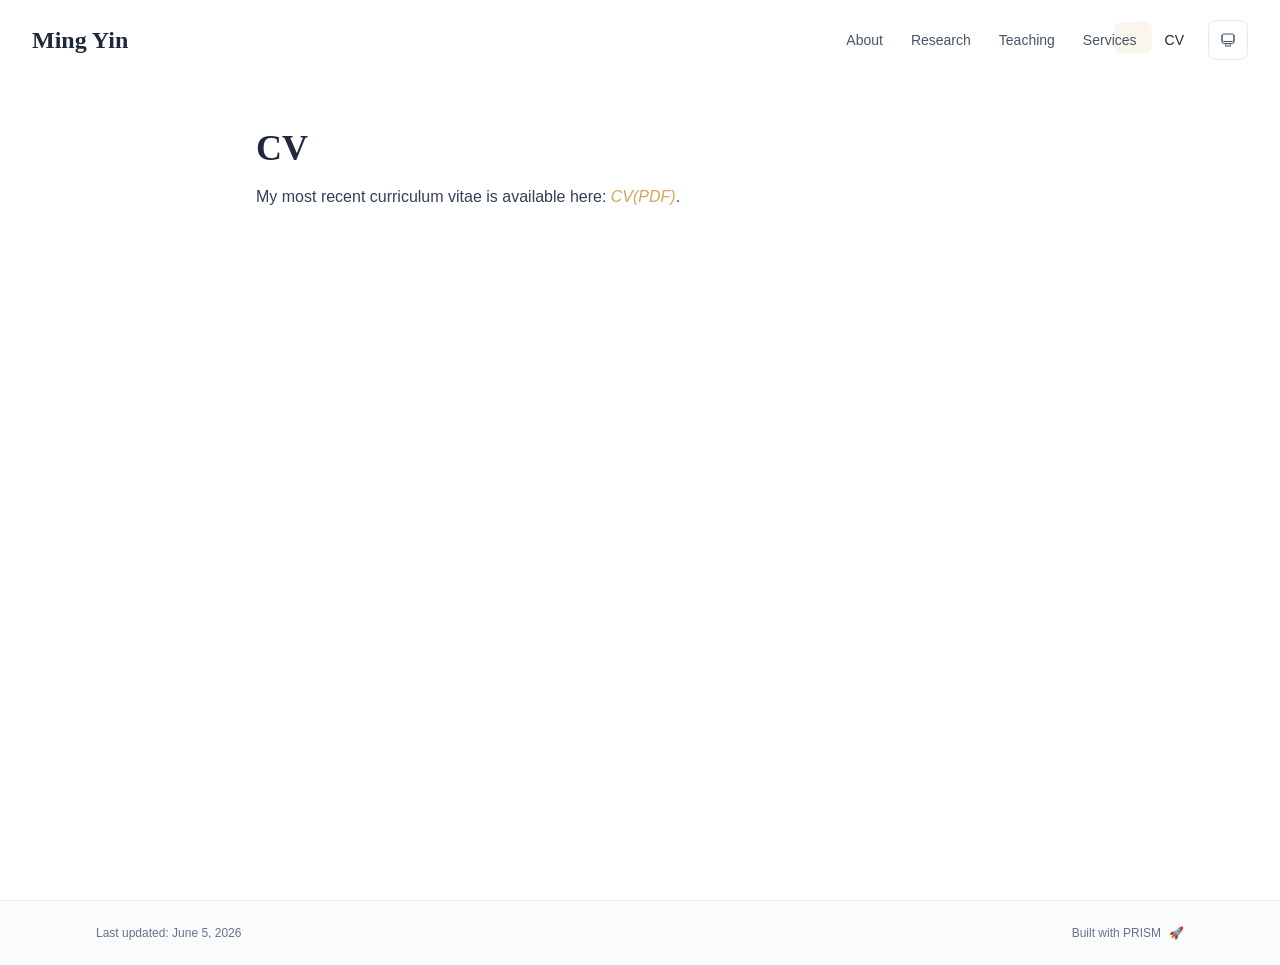
<file: cv/index.html>
<!DOCTYPE html><html lang="en" class="scroll-smooth"><head><meta charSet="utf-8"/><meta name="viewport" content="width=device-width, initial-scale=1"/><link rel="stylesheet" href="/_next/static/css/fb5a2e1742805b90.css" data-precedence="next"/><link rel="preload" as="script" fetchPriority="low" href="/_next/static/chunks/webpack-679b75d1c4c2027c.js"/><script src="/_next/static/chunks/4bd1b696-70b6d399998de86a.js" async=""></script><script src="/_next/static/chunks/684-5aaa8290a129f299.js" async=""></script><script src="/_next/static/chunks/main-app-b75393353143f957.js" async=""></script><script src="/_next/static/chunks/187-22c012de6ee6100c.js" async=""></script><script src="/_next/static/chunks/874-7c5eb7db8d3a51f7.js" async=""></script><script src="/_next/static/chunks/394-01b6dec70752207d.js" async=""></script><script src="/_next/static/chunks/app/layout-430d12bd344539fd.js" async=""></script><script src="/_next/static/chunks/400-2b7940888c3abb9f.js" async=""></script><script src="/_next/static/chunks/91-bbcce710eae26c15.js" async=""></script><script src="/_next/static/chunks/app/%5Bslug%5D/page-6821ffe0bdde6115.js" async=""></script><link rel="icon" href="/my.png" type="image/svg+xml"/><link rel="dns-prefetch" href="https://jialeliu.com"/><link rel="preconnect" href="https://jialeliu.com" crossorigin=""/><link rel="preload" as="font" type="font/woff2" href="https://jialeliu.com/fonts/georgiab.woff2" crossorigin=""/><script>
              try {
                const theme = localStorage.getItem('theme-storage');
                const parsed = theme ? JSON.parse(theme) : null;
                const setting = parsed?.state?.theme || 'system';
                const prefersDark = typeof window !== 'undefined' && window.matchMedia && window.matchMedia('(prefers-color-scheme: dark)').matches;
                const effective = setting === 'dark' ? 'dark' : (setting === 'light' ? 'light' : (prefersDark ? 'dark' : 'light'));
                var root = document.documentElement;
                root.classList.add(effective);
                root.setAttribute('data-theme', effective);
              } catch (e) {
                var root = document.documentElement;
                root.classList.add('light');
                root.setAttribute('data-theme', 'light');
              }
            </script><script>
    try {
      const cfg = {"enabled":false,"locales":["en"],"defaultLocale":"en","mode":"fixed","fixedLocale":"en","persist":false,"switcher":false,"labels":{"en":"English"}};
      const storageKey = 'locale-storage';
      const normalize = (value) => typeof value === 'string' ? value.trim().replace('_', '-').toLowerCase() : '';
      const matchLocale = (candidate) => {
        const normalized = normalize(candidate);
        if (!normalized) return null;
        if (cfg.locales.includes(normalized)) return normalized;
        const language = normalized.split('-')[0];
        if (cfg.locales.includes(language)) return language;
        return null;
      };

      let resolved = null;

      if (!cfg.enabled) {
        resolved = cfg.defaultLocale;
      } else if (cfg.persist) {
        resolved = matchLocale(localStorage.getItem(storageKey));
      }

      if (!resolved) {
        if (cfg.mode === 'fixed') {
          resolved = cfg.fixedLocale;
        } else {
          resolved = matchLocale(navigator.language);
        }
      }

      if (!resolved) {
        resolved = cfg.defaultLocale;
      }

      const root = document.documentElement;
      root.lang = resolved;
      root.setAttribute('data-locale', resolved);

      if (cfg.persist) {
        localStorage.setItem(storageKey, resolved);
      }
    } catch (e) {
      const root = document.documentElement;
      root.lang = 'en';
      root.setAttribute('data-locale', 'en');
    }
  </script><title>CV | Ming Yin</title><meta name="author" content="Ming Yin"/><meta name="keywords" content="Ming Yin,PhD,Research,Erasmus University Rotterdam"/><meta name="creator" content="Ming Yin"/><meta name="publisher" content="Ming Yin"/><meta property="og:title" content="Ming Yin"/><meta property="og:description" content="PhD student at Erasmus University Rotterdam"/><meta property="og:site_name" content="Ming Yin&#x27;s Academic Website"/><meta property="og:locale" content="en_US"/><meta property="og:type" content="website"/><meta name="twitter:card" content="summary"/><meta name="twitter:title" content="Ming Yin"/><meta name="twitter:description" content="PhD student at Erasmus University Rotterdam"/><link rel="icon" href="/my.png"/><script>document.querySelectorAll('body link[rel="icon"], body link[rel="apple-touch-icon"]').forEach(el => document.head.appendChild(el))</script><script src="/_next/static/chunks/polyfills-42372ed130431b0a.js" noModule=""></script></head><body class="font-sans antialiased"><div style="visibility:hidden"><nav class="fixed top-0 left-0 right-0 z-50" data-headlessui-state=""><div class="transition-all duration-300 ease-out bg-transparent" style="transform:translateY(-100px)"><div class="max-w-7xl mx-auto px-4 sm:px-6 lg:px-8"><div class="flex justify-between items-center h-16 lg:h-20"><div class="flex-shrink-0" tabindex="0"><a class="text-xl lg:text-2xl font-serif font-semibold text-primary hover:text-accent transition-colors duration-200" href="/">Ming Yin</a></div><div class="hidden lg:block"><div class="ml-10 flex items-center space-x-3"><div class="relative flex items-baseline space-x-1"><a data-nav-href="/" class="relative px-3 py-2 text-sm font-medium rounded-lg transition-colors duration-150 text-neutral-600" href="/">About</a><a data-nav-href="/publications" class="relative px-3 py-2 text-sm font-medium rounded-lg transition-colors duration-150 text-neutral-600" href="/publications/">Research</a><a data-nav-href="/teaching" class="relative px-3 py-2 text-sm font-medium rounded-lg transition-colors duration-150 text-neutral-600" href="/teaching/">Teaching</a><a data-nav-href="/services" class="relative px-3 py-2 text-sm font-medium rounded-lg transition-colors duration-150 text-neutral-600" href="/services/">Services</a><a data-nav-href="/cv" class="relative px-3 py-2 text-sm font-medium rounded-lg transition-colors duration-150 text-primary" href="/cv/">CV</a></div><div class="flex items-center justify-center w-10 h-10 rounded-lg border border-neutral-200 dark:border-[rgba(148,163,184,0.24)] bg-background dark:bg-neutral-800"><div class="w-4 h-4 rounded-full bg-neutral-300 animate-pulse"></div></div></div></div><div class="lg:hidden flex items-center space-x-2"><div class="flex items-center justify-center w-10 h-10 rounded-lg border border-neutral-200 dark:border-[rgba(148,163,184,0.24)] bg-background dark:bg-neutral-800"><div class="w-4 h-4 rounded-full bg-neutral-300 animate-pulse"></div></div><button class="inline-flex items-center justify-center p-2 rounded-md text-neutral-600 hover:text-primary hover:bg-neutral-100 dark:hover:bg-neutral-800 focus:outline-none focus:ring-2 focus:ring-inset focus:ring-accent transition-colors duration-200" id="headlessui-disclosure-button-«R7pdb»" type="button" aria-expanded="false" data-headlessui-state=""><span class="sr-only">Open main menu</span><div><svg xmlns="http://www.w3.org/2000/svg" fill="none" viewBox="0 0 24 24" stroke-width="1.5" stroke="currentColor" aria-hidden="true" data-slot="icon" class="block h-6 w-6"><path stroke-linecap="round" stroke-linejoin="round" d="M3.75 6.75h16.5M3.75 12h16.5m-16.5 5.25h16.5"></path></svg></div></button></div></div></div></div></nav><main class="min-h-screen pt-16 lg:pt-20"><div class="max-w-4xl mx-auto px-4 sm:px-6 lg:px-8 py-12"><div class="max-w-3xl mx-auto" style="opacity:0;transform:translateY(20px)"><h1 class="text-4xl font-serif font-bold text-primary mb-4">CV</h1><div class="text-neutral-700 dark:text-neutral-600 leading-relaxed"><p class="mb-4 last:mb-0">My most recent curriculum vitae is available here: <em class="italic text-neutral-600 dark:text-neutral-500"><a href="https://drive.google.com/file/d/1Hl2oB-m8axRZ4UWBGZ_zCdKxk-d3-ZGC/view?usp=sharing" node="[object Object]" target="_blank" rel="noopener noreferrer" class="text-accent font-medium transition-all duration-200 rounded hover:bg-accent/10 hover:shadow-sm">CV(PDF)</a></em>.</p></div></div></div><!--$--><!--/$--><!--$--><!--/$--></main><footer class="border-t border-neutral-200/50 bg-neutral-50/50 dark:bg-neutral-900/50 dark:border-neutral-700/50"><div class="max-w-6xl mx-auto px-4 sm:px-6 lg:px-8 py-6"><div class="flex flex-col sm:flex-row justify-between items-center gap-2"><p class="text-xs text-neutral-500">Last updated<!-- -->: <!-- -->June 5, 2026</p><p class="text-xs text-neutral-500 flex items-center"><a href="https://github.com/xyjoey/PRISM" target="_blank" rel="noopener noreferrer">Built with PRISM</a><span class="ml-2">🚀</span></p></div></div></footer></div><script src="/_next/static/chunks/webpack-679b75d1c4c2027c.js" async=""></script><script>(self.__next_f=self.__next_f||[]).push([0])</script><script>self.__next_f.push([1,"1:\"$Sreact.fragment\"\n3:I[3719,[\"187\",\"static/chunks/187-22c012de6ee6100c.js\",\"874\",\"static/chunks/874-7c5eb7db8d3a51f7.js\",\"394\",\"static/chunks/394-01b6dec70752207d.js\",\"177\",\"static/chunks/app/layout-430d12bd344539fd.js\"],\"ThemeProvider\"]\n4:I[310,[\"187\",\"static/chunks/187-22c012de6ee6100c.js\",\"874\",\"static/chunks/874-7c5eb7db8d3a51f7.js\",\"394\",\"static/chunks/394-01b6dec70752207d.js\",\"177\",\"static/chunks/app/layout-430d12bd344539fd.js\"],\"LocaleProvider\"]\n5:I[4223,[\"187\",\"static/chunks/187-22c012de6ee6100c.js\",\"874\",\"static/chunks/874-7c5eb7db8d3a51f7.js\",\"394\",\"static/chunks/394-01b6dec70752207d.js\",\"177\",\"static/chunks/app/layout-430d12bd344539fd.js\"],\"default\"]\n6:I[7555,[],\"\"]\n7:I[1295,[],\"\"]\n8:I[2548,[\"187\",\"static/chunks/187-22c012de6ee6100c.js\",\"874\",\"static/chunks/874-7c5eb7db8d3a51f7.js\",\"394\",\"static/chunks/394-01b6dec70752207d.js\",\"177\",\"static/chunks/app/layout-430d12bd344539fd.js\"],\"default\"]\na:I[9665,[],\"MetadataBoundary\"]\nc:I[9665,[],\"OutletBoundary\"]\nf:I[4911,[],\"AsyncMetadataOutlet\"]\n11:I[9665,[],\"ViewportBoundary\"]\n13:I[6614,[],\"\"]\n:HL[\"/_next/static/css/fb5a2e1742805b90.css\",\"style\"]\n2:T5c8,\n    try {\n      const cfg = {\"enabled\":false,\"locales\":[\"en\"],\"defaultLocale\":\"en\",\"mode\":\"fixed\",\"fixedLocale\":\"en\",\"persist\":false,\"switcher\":false,\"labels\":{\"en\":\"English\"}};\n      const storageKey = 'locale-storage';\n      const normalize = (value) =\u003e typeof value === 'string' ? value.trim().replace('_', '-').toLowerCase() : '';\n      const matchLocale = (candidate) =\u003e {\n        const normalized = normalize(candidate);\n        if (!normalized) return null;\n        if (cfg.locales.includes(normalized)) return normalized;\n        const language = normalized.split('-')[0];\n        if (cfg.locales.includes(language)) return language;\n        return null;\n      };\n\n      let resolved = null;\n\n      if (!cfg.enabled) {\n        resolved = cfg.defaultLocale;\n      } else if (cfg.persist) {\n        resolved = matchLocale(localStorage.getItem(storageKey));\n      }\n\n      if (!resolved) {\n        if (cfg.mode === 'f"])</script><script>self.__next_f.push([1,"ixed') {\n          resolved = cfg.fixedLocale;\n        } else {\n          resolved = matchLocale(navigator.language);\n        }\n      }\n\n      if (!resolved) {\n        resolved = cfg.defaultLocale;\n      }\n\n      const root = document.documentElement;\n      root.lang = resolved;\n      root.setAttribute('data-locale', resolved);\n\n      if (cfg.persist) {\n        localStorage.setItem(storageKey, resolved);\n      }\n    } catch (e) {\n      const root = document.documentElement;\n      root.lang = 'en';\n      root.setAttribute('data-locale', 'en');\n    }\n  "])</script><script>self.__next_f.push([1,"0:{\"P\":null,\"b\":\"xId2EyuoQ5T5r5xJlTWTM\",\"p\":\"\",\"c\":[\"\",\"cv\",\"\"],\"i\":false,\"f\":[[[\"\",{\"children\":[[\"slug\",\"cv\",\"d\"],{\"children\":[\"__PAGE__\",{}]}]},\"$undefined\",\"$undefined\",true],[\"\",[\"$\",\"$1\",\"c\",{\"children\":[[[\"$\",\"link\",\"0\",{\"rel\":\"stylesheet\",\"href\":\"/_next/static/css/fb5a2e1742805b90.css\",\"precedence\":\"next\",\"crossOrigin\":\"$undefined\",\"nonce\":\"$undefined\"}]],[\"$\",\"html\",null,{\"lang\":\"en\",\"className\":\"scroll-smooth\",\"suppressHydrationWarning\":true,\"children\":[[\"$\",\"head\",null,{\"children\":[[\"$\",\"link\",null,{\"rel\":\"icon\",\"href\":\"/my.png\",\"type\":\"image/svg+xml\"}],[\"$\",\"link\",null,{\"rel\":\"dns-prefetch\",\"href\":\"https://jialeliu.com\"}],[\"$\",\"link\",null,{\"rel\":\"preconnect\",\"href\":\"https://jialeliu.com\",\"crossOrigin\":\"\"}],[\"$\",\"link\",null,{\"rel\":\"preload\",\"as\":\"font\",\"type\":\"font/woff2\",\"href\":\"https://jialeliu.com/fonts/georgiab.woff2\",\"crossOrigin\":\"\"}],[\"$\",\"script\",null,{\"dangerouslySetInnerHTML\":{\"__html\":\"\\n              try {\\n                const theme = localStorage.getItem('theme-storage');\\n                const parsed = theme ? JSON.parse(theme) : null;\\n                const setting = parsed?.state?.theme || 'system';\\n                const prefersDark = typeof window !== 'undefined' \u0026\u0026 window.matchMedia \u0026\u0026 window.matchMedia('(prefers-color-scheme: dark)').matches;\\n                const effective = setting === 'dark' ? 'dark' : (setting === 'light' ? 'light' : (prefersDark ? 'dark' : 'light'));\\n                var root = document.documentElement;\\n                root.classList.add(effective);\\n                root.setAttribute('data-theme', effective);\\n              } catch (e) {\\n                var root = document.documentElement;\\n                root.classList.add('light');\\n                root.setAttribute('data-theme', 'light');\\n              }\\n            \"}}],[\"$\",\"script\",null,{\"dangerouslySetInnerHTML\":{\"__html\":\"$2\"}}]]}],[\"$\",\"body\",null,{\"className\":\"font-sans antialiased\",\"children\":[\"$\",\"$L3\",null,{\"children\":[\"$\",\"$L4\",null,{\"config\":{\"enabled\":false,\"locales\":[\"en\"],\"defaultLocale\":\"en\",\"mode\":\"fixed\",\"fixedLocale\":\"en\",\"persist\":false,\"switcher\":false,\"labels\":{\"en\":\"English\"}},\"children\":[[\"$\",\"$L5\",null,{\"items\":[{\"title\":\"About\",\"type\":\"page\",\"target\":\"about\",\"href\":\"/\"},{\"title\":\"Research\",\"type\":\"page\",\"target\":\"publications\",\"href\":\"/publications\"},{\"title\":\"Teaching\",\"type\":\"page\",\"target\":\"teaching\",\"href\":\"/teaching\"},{\"title\":\"Services\",\"type\":\"page\",\"target\":\"services\",\"href\":\"/services\"},{\"title\":\"CV\",\"type\":\"page\",\"target\":\"cv\",\"href\":\"/cv\"}],\"siteTitle\":\"Ming Yin\",\"enableOnePageMode\":false,\"i18n\":\"$0:f:0:1:1:props:children:1:props:children:1:props:children:props:children:props:config\",\"itemsByLocale\":{\"en\":[{\"title\":\"About\",\"type\":\"page\",\"target\":\"about\",\"href\":\"/\"},{\"title\":\"Research\",\"type\":\"page\",\"target\":\"publications\",\"href\":\"/publications\"},{\"title\":\"Teaching\",\"type\":\"page\",\"target\":\"teaching\",\"href\":\"/teaching\"},{\"title\":\"Services\",\"type\":\"page\",\"target\":\"services\",\"href\":\"/services\"},{\"title\":\"CV\",\"type\":\"page\",\"target\":\"cv\",\"href\":\"/cv\"}]},\"siteTitleByLocale\":{\"en\":\"Ming Yin\"}}],[\"$\",\"main\",null,{\"className\":\"min-h-screen pt-16 lg:pt-20\",\"children\":[\"$\",\"$L6\",null,{\"parallelRouterKey\":\"children\",\"error\":\"$undefined\",\"errorStyles\":\"$undefined\",\"errorScripts\":\"$undefined\",\"template\":[\"$\",\"$L7\",null,{}],\"templateStyles\":\"$undefined\",\"templateScripts\":\"$undefined\",\"notFound\":[[[\"$\",\"title\",null,{\"children\":\"404: This page could not be found.\"}],[\"$\",\"div\",null,{\"style\":{\"fontFamily\":\"system-ui,\\\"Segoe UI\\\",Roboto,Helvetica,Arial,sans-serif,\\\"Apple Color Emoji\\\",\\\"Segoe UI Emoji\\\"\",\"height\":\"100vh\",\"textAlign\":\"center\",\"display\":\"flex\",\"flexDirection\":\"column\",\"alignItems\":\"center\",\"justifyContent\":\"center\"},\"children\":[\"$\",\"div\",null,{\"children\":[[\"$\",\"style\",null,{\"dangerouslySetInnerHTML\":{\"__html\":\"body{color:#000;background:#fff;margin:0}.next-error-h1{border-right:1px solid rgba(0,0,0,.3)}@media (prefers-color-scheme:dark){body{color:#fff;background:#000}.next-error-h1{border-right:1px solid rgba(255,255,255,.3)}}\"}}],[\"$\",\"h1\",null,{\"className\":\"next-error-h1\",\"style\":{\"display\":\"inline-block\",\"margin\":\"0 20px 0 0\",\"padding\":\"0 23px 0 0\",\"fontSize\":24,\"fontWeight\":500,\"verticalAlign\":\"top\",\"lineHeight\":\"49px\"},\"children\":404}],[\"$\",\"div\",null,{\"style\":{\"display\":\"inline-block\"},\"children\":[\"$\",\"h2\",null,{\"style\":{\"fontSize\":14,\"fontWeight\":400,\"lineHeight\":\"49px\",\"margin\":0},\"children\":\"This page could not be found.\"}]}]]}]}]],[]],\"forbidden\":\"$undefined\",\"unauthorized\":\"$undefined\"}]}],[\"$\",\"$L8\",null,{\"lastUpdated\":\"June 5, 2026\",\"lastUpdatedByLocale\":{\"en\":\"June 5, 2026\"},\"defaultLocale\":\"en\"}]]}]}]}]]}]]}],{\"children\":[[\"slug\",\"cv\",\"d\"],[\"$\",\"$1\",\"c\",{\"children\":[null,[\"$\",\"$L6\",null,{\"parallelRouterKey\":\"children\",\"error\":\"$undefined\",\"errorStyles\":\"$undefined\",\"errorScripts\":\"$undefined\",\"template\":[\"$\",\"$L7\",null,{}],\"templateStyles\":\"$undefined\",\"templateScripts\":\"$undefined\",\"notFound\":\"$undefined\",\"forbidden\":\"$undefined\",\"unauthorized\":\"$undefined\"}]]}],{\"children\":[\"__PAGE__\",[\"$\",\"$1\",\"c\",{\"children\":[\"$L9\",[\"$\",\"$La\",null,{\"children\":\"$Lb\"}],null,[\"$\",\"$Lc\",null,{\"children\":[\"$Ld\",\"$Le\",[\"$\",\"$Lf\",null,{\"promise\":\"$@10\"}]]}]]}],{},null,false]},null,false]},null,false],[\"$\",\"$1\",\"h\",{\"children\":[null,[\"$\",\"$1\",\"5C2ohdvD61VRXffwWUVet\",{\"children\":[[\"$\",\"$L11\",null,{\"children\":\"$L12\"}],null]}],null]}],false]],\"m\":\"$undefined\",\"G\":[\"$13\",\"$undefined\"],\"s\":false,\"S\":true}\n"])</script><script>self.__next_f.push([1,"14:\"$Sreact.suspense\"\n15:I[4911,[],\"AsyncMetadata\"]\n17:I[2382,[\"187\",\"static/chunks/187-22c012de6ee6100c.js\",\"400\",\"static/chunks/400-2b7940888c3abb9f.js\",\"91\",\"static/chunks/91-bbcce710eae26c15.js\",\"182\",\"static/chunks/app/%5Bslug%5D/page-6821ffe0bdde6115.js\"],\"default\"]\nb:[\"$\",\"$14\",null,{\"fallback\":null,\"children\":[\"$\",\"$L15\",null,{\"promise\":\"$@16\"}]}]\n9:[\"$\",\"$L17\",null,{\"dataByLocale\":{\"en\":{\"type\":\"text\",\"config\":{\"type\":\"text\",\"title\":\"CV\",\"source\":\"cv.md\"},\"content\":\"My most recent curriculum vitae is available here: *[CV(PDF)](https://drive.google.com/file/d/1Hl2oB-m8axRZ4UWBGZ_zCdKxk-d3-ZGC/view?usp=sharing)*.\\n\"}},\"defaultLocale\":\"en\"}]\n"])</script><script>self.__next_f.push([1,"e:null\n"])</script><script>self.__next_f.push([1,"12:[[\"$\",\"meta\",\"0\",{\"charSet\":\"utf-8\"}],[\"$\",\"meta\",\"1\",{\"name\":\"viewport\",\"content\":\"width=device-width, initial-scale=1\"}]]\nd:null\n"])</script><script>self.__next_f.push([1,"16:{\"metadata\":[[\"$\",\"title\",\"0\",{\"children\":\"CV | Ming Yin\"}],[\"$\",\"meta\",\"1\",{\"name\":\"author\",\"content\":\"Ming Yin\"}],[\"$\",\"meta\",\"2\",{\"name\":\"keywords\",\"content\":\"Ming Yin,PhD,Research,Erasmus University Rotterdam\"}],[\"$\",\"meta\",\"3\",{\"name\":\"creator\",\"content\":\"Ming Yin\"}],[\"$\",\"meta\",\"4\",{\"name\":\"publisher\",\"content\":\"Ming Yin\"}],[\"$\",\"meta\",\"5\",{\"property\":\"og:title\",\"content\":\"Ming Yin\"}],[\"$\",\"meta\",\"6\",{\"property\":\"og:description\",\"content\":\"PhD student at Erasmus University Rotterdam\"}],[\"$\",\"meta\",\"7\",{\"property\":\"og:site_name\",\"content\":\"Ming Yin's Academic Website\"}],[\"$\",\"meta\",\"8\",{\"property\":\"og:locale\",\"content\":\"en_US\"}],[\"$\",\"meta\",\"9\",{\"property\":\"og:type\",\"content\":\"website\"}],[\"$\",\"meta\",\"10\",{\"name\":\"twitter:card\",\"content\":\"summary\"}],[\"$\",\"meta\",\"11\",{\"name\":\"twitter:title\",\"content\":\"Ming Yin\"}],[\"$\",\"meta\",\"12\",{\"name\":\"twitter:description\",\"content\":\"PhD student at Erasmus University Rotterdam\"}],[\"$\",\"link\",\"13\",{\"rel\":\"icon\",\"href\":\"/my.png\"}]],\"error\":null,\"digest\":\"$undefined\"}\n10:{\"metadata\":\"$16:metadata\",\"error\":null,\"digest\":\"$undefined\"}\n"])</script></body></html>
</file>
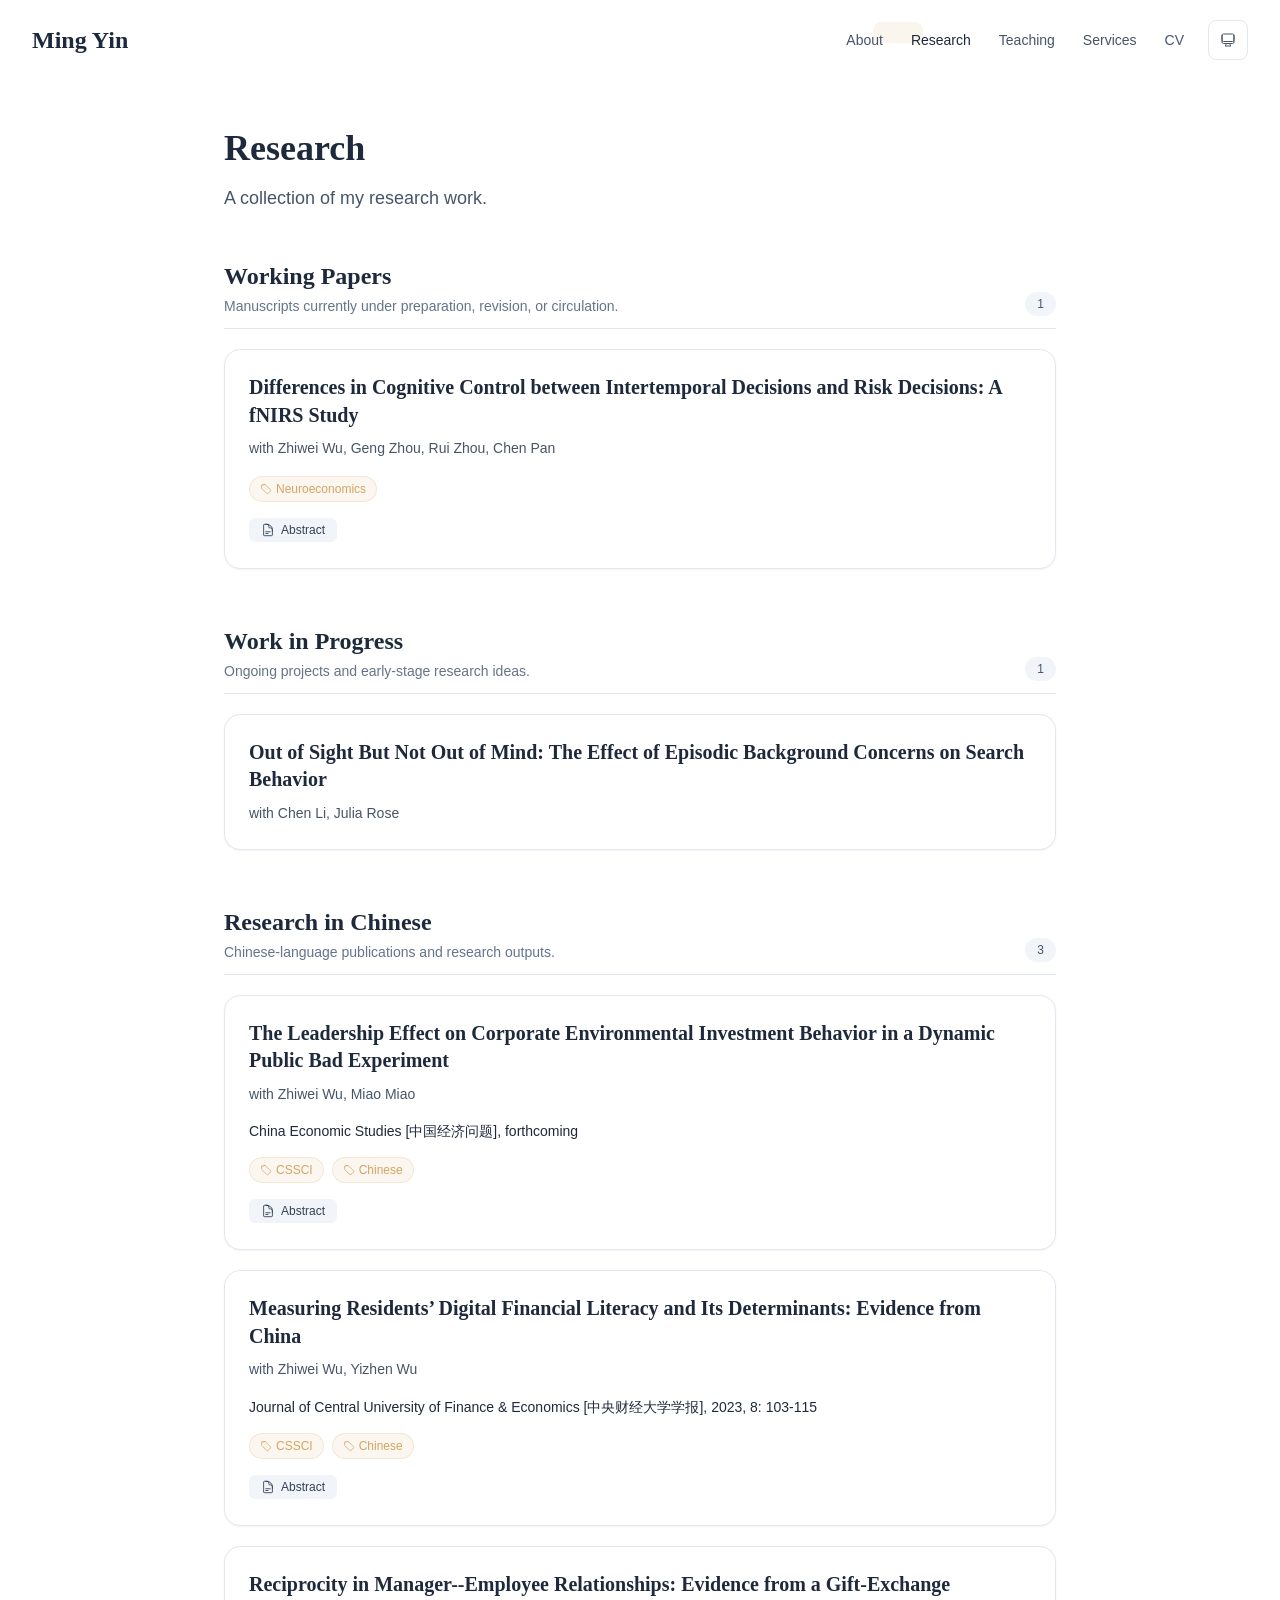
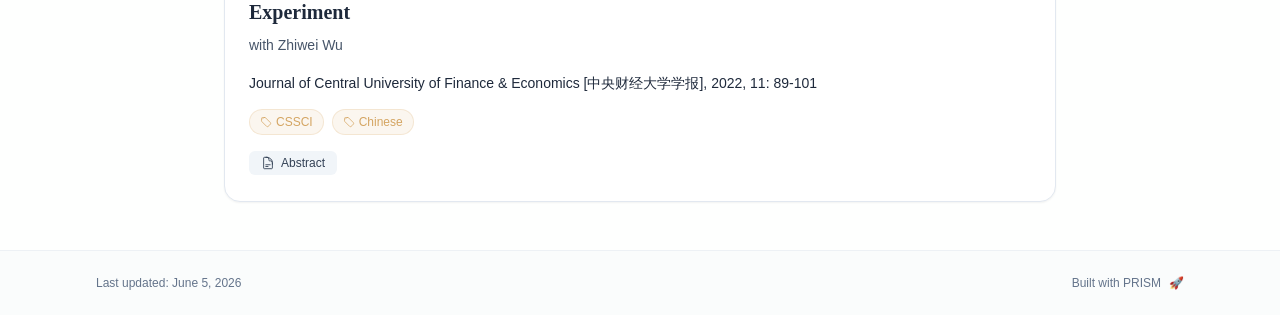
<file: publications/index.html>
<!DOCTYPE html><html lang="en" class="scroll-smooth"><head><meta charSet="utf-8"/><meta name="viewport" content="width=device-width, initial-scale=1"/><link rel="stylesheet" href="/_next/static/css/fb5a2e1742805b90.css" data-precedence="next"/><link rel="preload" as="script" fetchPriority="low" href="/_next/static/chunks/webpack-679b75d1c4c2027c.js"/><script src="/_next/static/chunks/4bd1b696-70b6d399998de86a.js" async=""></script><script src="/_next/static/chunks/684-5aaa8290a129f299.js" async=""></script><script src="/_next/static/chunks/main-app-b75393353143f957.js" async=""></script><script src="/_next/static/chunks/187-22c012de6ee6100c.js" async=""></script><script src="/_next/static/chunks/874-7c5eb7db8d3a51f7.js" async=""></script><script src="/_next/static/chunks/394-01b6dec70752207d.js" async=""></script><script src="/_next/static/chunks/app/layout-430d12bd344539fd.js" async=""></script><script src="/_next/static/chunks/400-2b7940888c3abb9f.js" async=""></script><script src="/_next/static/chunks/91-bbcce710eae26c15.js" async=""></script><script src="/_next/static/chunks/app/%5Bslug%5D/page-6821ffe0bdde6115.js" async=""></script><link rel="icon" href="/my.png" type="image/svg+xml"/><link rel="dns-prefetch" href="https://jialeliu.com"/><link rel="preconnect" href="https://jialeliu.com" crossorigin=""/><link rel="preload" as="font" type="font/woff2" href="https://jialeliu.com/fonts/georgiab.woff2" crossorigin=""/><script>
              try {
                const theme = localStorage.getItem('theme-storage');
                const parsed = theme ? JSON.parse(theme) : null;
                const setting = parsed?.state?.theme || 'system';
                const prefersDark = typeof window !== 'undefined' && window.matchMedia && window.matchMedia('(prefers-color-scheme: dark)').matches;
                const effective = setting === 'dark' ? 'dark' : (setting === 'light' ? 'light' : (prefersDark ? 'dark' : 'light'));
                var root = document.documentElement;
                root.classList.add(effective);
                root.setAttribute('data-theme', effective);
              } catch (e) {
                var root = document.documentElement;
                root.classList.add('light');
                root.setAttribute('data-theme', 'light');
              }
            </script><script>
    try {
      const cfg = {"enabled":false,"locales":["en"],"defaultLocale":"en","mode":"fixed","fixedLocale":"en","persist":false,"switcher":false,"labels":{"en":"English"}};
      const storageKey = 'locale-storage';
      const normalize = (value) => typeof value === 'string' ? value.trim().replace('_', '-').toLowerCase() : '';
      const matchLocale = (candidate) => {
        const normalized = normalize(candidate);
        if (!normalized) return null;
        if (cfg.locales.includes(normalized)) return normalized;
        const language = normalized.split('-')[0];
        if (cfg.locales.includes(language)) return language;
        return null;
      };

      let resolved = null;

      if (!cfg.enabled) {
        resolved = cfg.defaultLocale;
      } else if (cfg.persist) {
        resolved = matchLocale(localStorage.getItem(storageKey));
      }

      if (!resolved) {
        if (cfg.mode === 'fixed') {
          resolved = cfg.fixedLocale;
        } else {
          resolved = matchLocale(navigator.language);
        }
      }

      if (!resolved) {
        resolved = cfg.defaultLocale;
      }

      const root = document.documentElement;
      root.lang = resolved;
      root.setAttribute('data-locale', resolved);

      if (cfg.persist) {
        localStorage.setItem(storageKey, resolved);
      }
    } catch (e) {
      const root = document.documentElement;
      root.lang = 'en';
      root.setAttribute('data-locale', 'en');
    }
  </script><title>Research | Ming Yin</title><meta name="description" content="A collection of my research work."/><meta name="author" content="Ming Yin"/><meta name="keywords" content="Ming Yin,PhD,Research,Erasmus University Rotterdam"/><meta name="creator" content="Ming Yin"/><meta name="publisher" content="Ming Yin"/><meta property="og:title" content="Ming Yin"/><meta property="og:description" content="PhD student at Erasmus University Rotterdam"/><meta property="og:site_name" content="Ming Yin&#x27;s Academic Website"/><meta property="og:locale" content="en_US"/><meta property="og:type" content="website"/><meta name="twitter:card" content="summary"/><meta name="twitter:title" content="Ming Yin"/><meta name="twitter:description" content="PhD student at Erasmus University Rotterdam"/><link rel="icon" href="/my.png"/><script>document.querySelectorAll('body link[rel="icon"], body link[rel="apple-touch-icon"]').forEach(el => document.head.appendChild(el))</script><script src="/_next/static/chunks/polyfills-42372ed130431b0a.js" noModule=""></script></head><body class="font-sans antialiased"><div style="visibility:hidden"><nav class="fixed top-0 left-0 right-0 z-50" data-headlessui-state=""><div class="transition-all duration-300 ease-out bg-transparent" style="transform:translateY(-100px)"><div class="max-w-7xl mx-auto px-4 sm:px-6 lg:px-8"><div class="flex justify-between items-center h-16 lg:h-20"><div class="flex-shrink-0" tabindex="0"><a class="text-xl lg:text-2xl font-serif font-semibold text-primary hover:text-accent transition-colors duration-200" href="/">Ming Yin</a></div><div class="hidden lg:block"><div class="ml-10 flex items-center space-x-3"><div class="relative flex items-baseline space-x-1"><a data-nav-href="/" class="relative px-3 py-2 text-sm font-medium rounded-lg transition-colors duration-150 text-neutral-600" href="/">About</a><a data-nav-href="/publications" class="relative px-3 py-2 text-sm font-medium rounded-lg transition-colors duration-150 text-primary" href="/publications/">Research</a><a data-nav-href="/teaching" class="relative px-3 py-2 text-sm font-medium rounded-lg transition-colors duration-150 text-neutral-600" href="/teaching/">Teaching</a><a data-nav-href="/services" class="relative px-3 py-2 text-sm font-medium rounded-lg transition-colors duration-150 text-neutral-600" href="/services/">Services</a><a data-nav-href="/cv" class="relative px-3 py-2 text-sm font-medium rounded-lg transition-colors duration-150 text-neutral-600" href="/cv/">CV</a></div><div class="flex items-center justify-center w-10 h-10 rounded-lg border border-neutral-200 dark:border-[rgba(148,163,184,0.24)] bg-background dark:bg-neutral-800"><div class="w-4 h-4 rounded-full bg-neutral-300 animate-pulse"></div></div></div></div><div class="lg:hidden flex items-center space-x-2"><div class="flex items-center justify-center w-10 h-10 rounded-lg border border-neutral-200 dark:border-[rgba(148,163,184,0.24)] bg-background dark:bg-neutral-800"><div class="w-4 h-4 rounded-full bg-neutral-300 animate-pulse"></div></div><button class="inline-flex items-center justify-center p-2 rounded-md text-neutral-600 hover:text-primary hover:bg-neutral-100 dark:hover:bg-neutral-800 focus:outline-none focus:ring-2 focus:ring-inset focus:ring-accent transition-colors duration-200" id="headlessui-disclosure-button-«R7pdb»" type="button" aria-expanded="false" data-headlessui-state=""><span class="sr-only">Open main menu</span><div><svg xmlns="http://www.w3.org/2000/svg" fill="none" viewBox="0 0 24 24" stroke-width="1.5" stroke="currentColor" aria-hidden="true" data-slot="icon" class="block h-6 w-6"><path stroke-linecap="round" stroke-linejoin="round" d="M3.75 6.75h16.5M3.75 12h16.5m-16.5 5.25h16.5"></path></svg></div></button></div></div></div></div></nav><main class="min-h-screen pt-16 lg:pt-20"><div class="max-w-4xl mx-auto px-4 sm:px-6 lg:px-8 py-12"><div class="space-y-12" style="opacity:0;transform:translateY(20px)"><header><h1 class="text-4xl mb-4 font-serif font-bold text-primary">Research</h1><p class="text-lg max-w-2xl text-neutral-600 dark:text-neutral-500">A collection of my research work.</p></header><div class="space-y-14"><section class="scroll-mt-24"><div class="mb-5 flex items-end justify-between gap-4 border-b border-neutral-200 pb-3 dark:border-neutral-800"><div><h2 class="text-2xl font-serif font-bold text-primary">Working Papers</h2><p class="mt-1 text-sm text-neutral-500 dark:text-neutral-500">Manuscripts currently under preparation, revision, or circulation.</p></div><span class="shrink-0 rounded-full bg-neutral-100 px-3 py-1 text-xs font-medium text-neutral-600 dark:bg-neutral-800 dark:text-neutral-400">1</span></div><div class="grid gap-5"><article class="group rounded-2xl border border-neutral-200 bg-white p-6 shadow-sm transition-all duration-200 hover:-translate-y-0.5 hover:shadow-md dark:border-neutral-800 dark:bg-neutral-900" style="opacity:0;transform:translateY(16px)"><div class="space-y-4"><div><h3 class="text-xl font-serif font-semibold leading-snug text-primary">Differences in Cognitive Control between Intertemporal Decisions and Risk Decisions: A fNIRS Study</h3><p class="mt-2 text-sm leading-relaxed text-neutral-600 dark:text-neutral-400"><span><span class=" ">with Zhiwei Wu</span>, </span><span><span class=" ">Geng Zhou</span>, </span><span><span class=" ">Rui Zhou</span>, </span><span><span class=" ">Chen Pan</span></span></p></div><div class="flex flex-wrap gap-2"><span class="inline-flex items-center rounded-full border border-accent/20 bg-accent/10 px-2.5 py-1 text-xs font-medium text-accent"><svg xmlns="http://www.w3.org/2000/svg" fill="none" viewBox="0 0 24 24" stroke-width="1.5" stroke="currentColor" aria-hidden="true" data-slot="icon" class="mr-1 h-3 w-3"><path stroke-linecap="round" stroke-linejoin="round" d="M9.568 3H5.25A2.25 2.25 0 0 0 3 5.25v4.318c0 .597.237 1.17.659 1.591l9.581 9.581c.699.699 1.78.872 2.607.33a18.095 18.095 0 0 0 5.223-5.223c.542-.827.369-1.908-.33-2.607L11.16 3.66A2.25 2.25 0 0 0 9.568 3Z"></path><path stroke-linecap="round" stroke-linejoin="round" d="M6 6h.008v.008H6V6Z"></path></svg>Neuroeconomics</span></div><div><button type="button" class="inline-flex items-center rounded-md px-3 py-1 text-xs font-medium transition-colors bg-neutral-100 text-neutral-700 hover:bg-accent hover:text-white dark:bg-neutral-800 dark:text-neutral-300"><svg xmlns="http://www.w3.org/2000/svg" fill="none" viewBox="0 0 24 24" stroke-width="1.5" stroke="currentColor" aria-hidden="true" data-slot="icon" class="mr-1.5 h-3.5 w-3.5"><path stroke-linecap="round" stroke-linejoin="round" d="M19.5 14.25v-2.625a3.375 3.375 0 0 0-3.375-3.375h-1.5A1.125 1.125 0 0 1 13.5 7.125v-1.5a3.375 3.375 0 0 0-3.375-3.375H8.25m0 12.75h7.5m-7.5 3H12M10.5 2.25H5.625c-.621 0-1.125.504-1.125 1.125v17.25c0 .621.504 1.125 1.125 1.125h12.75c.621 0 1.125-.504 1.125-1.125V11.25a9 9 0 0 0-9-9Z"></path></svg>Abstract</button></div></div></article></div></section><section class="scroll-mt-24"><div class="mb-5 flex items-end justify-between gap-4 border-b border-neutral-200 pb-3 dark:border-neutral-800"><div><h2 class="text-2xl font-serif font-bold text-primary">Work in Progress</h2><p class="mt-1 text-sm text-neutral-500 dark:text-neutral-500">Ongoing projects and early-stage research ideas.</p></div><span class="shrink-0 rounded-full bg-neutral-100 px-3 py-1 text-xs font-medium text-neutral-600 dark:bg-neutral-800 dark:text-neutral-400">1</span></div><div class="grid gap-5"><article class="group rounded-2xl border border-neutral-200 bg-white p-6 shadow-sm transition-all duration-200 hover:-translate-y-0.5 hover:shadow-md dark:border-neutral-800 dark:bg-neutral-900" style="opacity:0;transform:translateY(16px)"><div class="space-y-4"><div><h3 class="text-xl font-serif font-semibold leading-snug text-primary">Out of Sight But Not Out of Mind: The Effect of Episodic Background Concerns on Search Behavior</h3><p class="mt-2 text-sm leading-relaxed text-neutral-600 dark:text-neutral-400"><span><span class=" ">with Chen Li</span>, </span><span><span class=" ">Julia Rose</span></span></p></div></div></article></div></section><section class="scroll-mt-24"><div class="mb-5 flex items-end justify-between gap-4 border-b border-neutral-200 pb-3 dark:border-neutral-800"><div><h2 class="text-2xl font-serif font-bold text-primary">Research in Chinese</h2><p class="mt-1 text-sm text-neutral-500 dark:text-neutral-500">Chinese-language publications and research outputs.</p></div><span class="shrink-0 rounded-full bg-neutral-100 px-3 py-1 text-xs font-medium text-neutral-600 dark:bg-neutral-800 dark:text-neutral-400">3</span></div><div class="grid gap-5"><article class="group rounded-2xl border border-neutral-200 bg-white p-6 shadow-sm transition-all duration-200 hover:-translate-y-0.5 hover:shadow-md dark:border-neutral-800 dark:bg-neutral-900" style="opacity:0;transform:translateY(16px)"><div class="space-y-4"><div><h3 class="text-xl font-serif font-semibold leading-snug text-primary">The Leadership Effect on Corporate Environmental Investment Behavior in a Dynamic Public Bad Experiment</h3><p class="mt-2 text-sm leading-relaxed text-neutral-600 dark:text-neutral-400"><span><span class=" ">with Zhiwei Wu</span>, </span><span><span class=" ">Miao Miao</span></span></p></div><p class="text-sm font-medium text-neutral-800 dark:text-neutral-300">China Economic Studies [中国经济问题], forthcoming</p><div class="flex flex-wrap gap-2"><span class="inline-flex items-center rounded-full border border-accent/20 bg-accent/10 px-2.5 py-1 text-xs font-medium text-accent"><svg xmlns="http://www.w3.org/2000/svg" fill="none" viewBox="0 0 24 24" stroke-width="1.5" stroke="currentColor" aria-hidden="true" data-slot="icon" class="mr-1 h-3 w-3"><path stroke-linecap="round" stroke-linejoin="round" d="M9.568 3H5.25A2.25 2.25 0 0 0 3 5.25v4.318c0 .597.237 1.17.659 1.591l9.581 9.581c.699.699 1.78.872 2.607.33a18.095 18.095 0 0 0 5.223-5.223c.542-.827.369-1.908-.33-2.607L11.16 3.66A2.25 2.25 0 0 0 9.568 3Z"></path><path stroke-linecap="round" stroke-linejoin="round" d="M6 6h.008v.008H6V6Z"></path></svg>CSSCI</span><span class="inline-flex items-center rounded-full border border-accent/20 bg-accent/10 px-2.5 py-1 text-xs font-medium text-accent"><svg xmlns="http://www.w3.org/2000/svg" fill="none" viewBox="0 0 24 24" stroke-width="1.5" stroke="currentColor" aria-hidden="true" data-slot="icon" class="mr-1 h-3 w-3"><path stroke-linecap="round" stroke-linejoin="round" d="M9.568 3H5.25A2.25 2.25 0 0 0 3 5.25v4.318c0 .597.237 1.17.659 1.591l9.581 9.581c.699.699 1.78.872 2.607.33a18.095 18.095 0 0 0 5.223-5.223c.542-.827.369-1.908-.33-2.607L11.16 3.66A2.25 2.25 0 0 0 9.568 3Z"></path><path stroke-linecap="round" stroke-linejoin="round" d="M6 6h.008v.008H6V6Z"></path></svg>Chinese</span></div><div><button type="button" class="inline-flex items-center rounded-md px-3 py-1 text-xs font-medium transition-colors bg-neutral-100 text-neutral-700 hover:bg-accent hover:text-white dark:bg-neutral-800 dark:text-neutral-300"><svg xmlns="http://www.w3.org/2000/svg" fill="none" viewBox="0 0 24 24" stroke-width="1.5" stroke="currentColor" aria-hidden="true" data-slot="icon" class="mr-1.5 h-3.5 w-3.5"><path stroke-linecap="round" stroke-linejoin="round" d="M19.5 14.25v-2.625a3.375 3.375 0 0 0-3.375-3.375h-1.5A1.125 1.125 0 0 1 13.5 7.125v-1.5a3.375 3.375 0 0 0-3.375-3.375H8.25m0 12.75h7.5m-7.5 3H12M10.5 2.25H5.625c-.621 0-1.125.504-1.125 1.125v17.25c0 .621.504 1.125 1.125 1.125h12.75c.621 0 1.125-.504 1.125-1.125V11.25a9 9 0 0 0-9-9Z"></path></svg>Abstract</button></div></div></article><article class="group rounded-2xl border border-neutral-200 bg-white p-6 shadow-sm transition-all duration-200 hover:-translate-y-0.5 hover:shadow-md dark:border-neutral-800 dark:bg-neutral-900" style="opacity:0;transform:translateY(16px)"><div class="space-y-4"><div><h3 class="text-xl font-serif font-semibold leading-snug text-primary">Measuring Residents’ Digital Financial Literacy and Its Determinants: Evidence from China</h3><p class="mt-2 text-sm leading-relaxed text-neutral-600 dark:text-neutral-400"><span><span class=" ">with Zhiwei Wu</span>, </span><span><span class=" ">Yizhen Wu</span></span></p></div><p class="text-sm font-medium text-neutral-800 dark:text-neutral-300">Journal of Central University of Finance &amp; Economics [中央财经大学学报], 2023, 8: 103-115</p><div class="flex flex-wrap gap-2"><span class="inline-flex items-center rounded-full border border-accent/20 bg-accent/10 px-2.5 py-1 text-xs font-medium text-accent"><svg xmlns="http://www.w3.org/2000/svg" fill="none" viewBox="0 0 24 24" stroke-width="1.5" stroke="currentColor" aria-hidden="true" data-slot="icon" class="mr-1 h-3 w-3"><path stroke-linecap="round" stroke-linejoin="round" d="M9.568 3H5.25A2.25 2.25 0 0 0 3 5.25v4.318c0 .597.237 1.17.659 1.591l9.581 9.581c.699.699 1.78.872 2.607.33a18.095 18.095 0 0 0 5.223-5.223c.542-.827.369-1.908-.33-2.607L11.16 3.66A2.25 2.25 0 0 0 9.568 3Z"></path><path stroke-linecap="round" stroke-linejoin="round" d="M6 6h.008v.008H6V6Z"></path></svg>CSSCI</span><span class="inline-flex items-center rounded-full border border-accent/20 bg-accent/10 px-2.5 py-1 text-xs font-medium text-accent"><svg xmlns="http://www.w3.org/2000/svg" fill="none" viewBox="0 0 24 24" stroke-width="1.5" stroke="currentColor" aria-hidden="true" data-slot="icon" class="mr-1 h-3 w-3"><path stroke-linecap="round" stroke-linejoin="round" d="M9.568 3H5.25A2.25 2.25 0 0 0 3 5.25v4.318c0 .597.237 1.17.659 1.591l9.581 9.581c.699.699 1.78.872 2.607.33a18.095 18.095 0 0 0 5.223-5.223c.542-.827.369-1.908-.33-2.607L11.16 3.66A2.25 2.25 0 0 0 9.568 3Z"></path><path stroke-linecap="round" stroke-linejoin="round" d="M6 6h.008v.008H6V6Z"></path></svg>Chinese</span></div><div><button type="button" class="inline-flex items-center rounded-md px-3 py-1 text-xs font-medium transition-colors bg-neutral-100 text-neutral-700 hover:bg-accent hover:text-white dark:bg-neutral-800 dark:text-neutral-300"><svg xmlns="http://www.w3.org/2000/svg" fill="none" viewBox="0 0 24 24" stroke-width="1.5" stroke="currentColor" aria-hidden="true" data-slot="icon" class="mr-1.5 h-3.5 w-3.5"><path stroke-linecap="round" stroke-linejoin="round" d="M19.5 14.25v-2.625a3.375 3.375 0 0 0-3.375-3.375h-1.5A1.125 1.125 0 0 1 13.5 7.125v-1.5a3.375 3.375 0 0 0-3.375-3.375H8.25m0 12.75h7.5m-7.5 3H12M10.5 2.25H5.625c-.621 0-1.125.504-1.125 1.125v17.25c0 .621.504 1.125 1.125 1.125h12.75c.621 0 1.125-.504 1.125-1.125V11.25a9 9 0 0 0-9-9Z"></path></svg>Abstract</button></div></div></article><article class="group rounded-2xl border border-neutral-200 bg-white p-6 shadow-sm transition-all duration-200 hover:-translate-y-0.5 hover:shadow-md dark:border-neutral-800 dark:bg-neutral-900" style="opacity:0;transform:translateY(16px)"><div class="space-y-4"><div><h3 class="text-xl font-serif font-semibold leading-snug text-primary">Reciprocity in Manager--Employee Relationships: Evidence from a Gift-Exchange Experiment</h3><p class="mt-2 text-sm leading-relaxed text-neutral-600 dark:text-neutral-400"><span><span class=" ">with Zhiwei Wu</span></span></p></div><p class="text-sm font-medium text-neutral-800 dark:text-neutral-300">Journal of Central University of Finance &amp; Economics [中央财经大学学报], 2022, 11: 89-101</p><div class="flex flex-wrap gap-2"><span class="inline-flex items-center rounded-full border border-accent/20 bg-accent/10 px-2.5 py-1 text-xs font-medium text-accent"><svg xmlns="http://www.w3.org/2000/svg" fill="none" viewBox="0 0 24 24" stroke-width="1.5" stroke="currentColor" aria-hidden="true" data-slot="icon" class="mr-1 h-3 w-3"><path stroke-linecap="round" stroke-linejoin="round" d="M9.568 3H5.25A2.25 2.25 0 0 0 3 5.25v4.318c0 .597.237 1.17.659 1.591l9.581 9.581c.699.699 1.78.872 2.607.33a18.095 18.095 0 0 0 5.223-5.223c.542-.827.369-1.908-.33-2.607L11.16 3.66A2.25 2.25 0 0 0 9.568 3Z"></path><path stroke-linecap="round" stroke-linejoin="round" d="M6 6h.008v.008H6V6Z"></path></svg>CSSCI</span><span class="inline-flex items-center rounded-full border border-accent/20 bg-accent/10 px-2.5 py-1 text-xs font-medium text-accent"><svg xmlns="http://www.w3.org/2000/svg" fill="none" viewBox="0 0 24 24" stroke-width="1.5" stroke="currentColor" aria-hidden="true" data-slot="icon" class="mr-1 h-3 w-3"><path stroke-linecap="round" stroke-linejoin="round" d="M9.568 3H5.25A2.25 2.25 0 0 0 3 5.25v4.318c0 .597.237 1.17.659 1.591l9.581 9.581c.699.699 1.78.872 2.607.33a18.095 18.095 0 0 0 5.223-5.223c.542-.827.369-1.908-.33-2.607L11.16 3.66A2.25 2.25 0 0 0 9.568 3Z"></path><path stroke-linecap="round" stroke-linejoin="round" d="M6 6h.008v.008H6V6Z"></path></svg>Chinese</span></div><div><button type="button" class="inline-flex items-center rounded-md px-3 py-1 text-xs font-medium transition-colors bg-neutral-100 text-neutral-700 hover:bg-accent hover:text-white dark:bg-neutral-800 dark:text-neutral-300"><svg xmlns="http://www.w3.org/2000/svg" fill="none" viewBox="0 0 24 24" stroke-width="1.5" stroke="currentColor" aria-hidden="true" data-slot="icon" class="mr-1.5 h-3.5 w-3.5"><path stroke-linecap="round" stroke-linejoin="round" d="M19.5 14.25v-2.625a3.375 3.375 0 0 0-3.375-3.375h-1.5A1.125 1.125 0 0 1 13.5 7.125v-1.5a3.375 3.375 0 0 0-3.375-3.375H8.25m0 12.75h7.5m-7.5 3H12M10.5 2.25H5.625c-.621 0-1.125.504-1.125 1.125v17.25c0 .621.504 1.125 1.125 1.125h12.75c.621 0 1.125-.504 1.125-1.125V11.25a9 9 0 0 0-9-9Z"></path></svg>Abstract</button></div></div></article></div></section></div></div></div><!--$--><!--/$--><!--$--><!--/$--></main><footer class="border-t border-neutral-200/50 bg-neutral-50/50 dark:bg-neutral-900/50 dark:border-neutral-700/50"><div class="max-w-6xl mx-auto px-4 sm:px-6 lg:px-8 py-6"><div class="flex flex-col sm:flex-row justify-between items-center gap-2"><p class="text-xs text-neutral-500">Last updated<!-- -->: <!-- -->June 5, 2026</p><p class="text-xs text-neutral-500 flex items-center"><a href="https://github.com/xyjoey/PRISM" target="_blank" rel="noopener noreferrer">Built with PRISM</a><span class="ml-2">🚀</span></p></div></div></footer></div><script src="/_next/static/chunks/webpack-679b75d1c4c2027c.js" async=""></script><script>(self.__next_f=self.__next_f||[]).push([0])</script><script>self.__next_f.push([1,"1:\"$Sreact.fragment\"\n3:I[3719,[\"187\",\"static/chunks/187-22c012de6ee6100c.js\",\"874\",\"static/chunks/874-7c5eb7db8d3a51f7.js\",\"394\",\"static/chunks/394-01b6dec70752207d.js\",\"177\",\"static/chunks/app/layout-430d12bd344539fd.js\"],\"ThemeProvider\"]\n4:I[310,[\"187\",\"static/chunks/187-22c012de6ee6100c.js\",\"874\",\"static/chunks/874-7c5eb7db8d3a51f7.js\",\"394\",\"static/chunks/394-01b6dec70752207d.js\",\"177\",\"static/chunks/app/layout-430d12bd344539fd.js\"],\"LocaleProvider\"]\n5:I[4223,[\"187\",\"static/chunks/187-22c012de6ee6100c.js\",\"874\",\"static/chunks/874-7c5eb7db8d3a51f7.js\",\"394\",\"static/chunks/394-01b6dec70752207d.js\",\"177\",\"static/chunks/app/layout-430d12bd344539fd.js\"],\"default\"]\n6:I[7555,[],\"\"]\n7:I[1295,[],\"\"]\n8:I[2548,[\"187\",\"static/chunks/187-22c012de6ee6100c.js\",\"874\",\"static/chunks/874-7c5eb7db8d3a51f7.js\",\"394\",\"static/chunks/394-01b6dec70752207d.js\",\"177\",\"static/chunks/app/layout-430d12bd344539fd.js\"],\"default\"]\na:I[9665,[],\"MetadataBoundary\"]\nc:I[9665,[],\"OutletBoundary\"]\nf:I[4911,[],\"AsyncMetadataOutlet\"]\n11:I[9665,[],\"ViewportBoundary\"]\n13:I[6614,[],\"\"]\n:HL[\"/_next/static/css/fb5a2e1742805b90.css\",\"style\"]\n2:T5c8,\n    try {\n      const cfg = {\"enabled\":false,\"locales\":[\"en\"],\"defaultLocale\":\"en\",\"mode\":\"fixed\",\"fixedLocale\":\"en\",\"persist\":false,\"switcher\":false,\"labels\":{\"en\":\"English\"}};\n      const storageKey = 'locale-storage';\n      const normalize = (value) =\u003e typeof value === 'string' ? value.trim().replace('_', '-').toLowerCase() : '';\n      const matchLocale = (candidate) =\u003e {\n        const normalized = normalize(candidate);\n        if (!normalized) return null;\n        if (cfg.locales.includes(normalized)) return normalized;\n        const language = normalized.split('-')[0];\n        if (cfg.locales.includes(language)) return language;\n        return null;\n      };\n\n      let resolved = null;\n\n      if (!cfg.enabled) {\n        resolved = cfg.defaultLocale;\n      } else if (cfg.persist) {\n        resolved = matchLocale(localStorage.getItem(storageKey));\n      }\n\n      if (!resolved) {\n        if (cfg.mode === 'f"])</script><script>self.__next_f.push([1,"ixed') {\n          resolved = cfg.fixedLocale;\n        } else {\n          resolved = matchLocale(navigator.language);\n        }\n      }\n\n      if (!resolved) {\n        resolved = cfg.defaultLocale;\n      }\n\n      const root = document.documentElement;\n      root.lang = resolved;\n      root.setAttribute('data-locale', resolved);\n\n      if (cfg.persist) {\n        localStorage.setItem(storageKey, resolved);\n      }\n    } catch (e) {\n      const root = document.documentElement;\n      root.lang = 'en';\n      root.setAttribute('data-locale', 'en');\n    }\n  "])</script><script>self.__next_f.push([1,"0:{\"P\":null,\"b\":\"xId2EyuoQ5T5r5xJlTWTM\",\"p\":\"\",\"c\":[\"\",\"publications\",\"\"],\"i\":false,\"f\":[[[\"\",{\"children\":[[\"slug\",\"publications\",\"d\"],{\"children\":[\"__PAGE__\",{}]}]},\"$undefined\",\"$undefined\",true],[\"\",[\"$\",\"$1\",\"c\",{\"children\":[[[\"$\",\"link\",\"0\",{\"rel\":\"stylesheet\",\"href\":\"/_next/static/css/fb5a2e1742805b90.css\",\"precedence\":\"next\",\"crossOrigin\":\"$undefined\",\"nonce\":\"$undefined\"}]],[\"$\",\"html\",null,{\"lang\":\"en\",\"className\":\"scroll-smooth\",\"suppressHydrationWarning\":true,\"children\":[[\"$\",\"head\",null,{\"children\":[[\"$\",\"link\",null,{\"rel\":\"icon\",\"href\":\"/my.png\",\"type\":\"image/svg+xml\"}],[\"$\",\"link\",null,{\"rel\":\"dns-prefetch\",\"href\":\"https://jialeliu.com\"}],[\"$\",\"link\",null,{\"rel\":\"preconnect\",\"href\":\"https://jialeliu.com\",\"crossOrigin\":\"\"}],[\"$\",\"link\",null,{\"rel\":\"preload\",\"as\":\"font\",\"type\":\"font/woff2\",\"href\":\"https://jialeliu.com/fonts/georgiab.woff2\",\"crossOrigin\":\"\"}],[\"$\",\"script\",null,{\"dangerouslySetInnerHTML\":{\"__html\":\"\\n              try {\\n                const theme = localStorage.getItem('theme-storage');\\n                const parsed = theme ? JSON.parse(theme) : null;\\n                const setting = parsed?.state?.theme || 'system';\\n                const prefersDark = typeof window !== 'undefined' \u0026\u0026 window.matchMedia \u0026\u0026 window.matchMedia('(prefers-color-scheme: dark)').matches;\\n                const effective = setting === 'dark' ? 'dark' : (setting === 'light' ? 'light' : (prefersDark ? 'dark' : 'light'));\\n                var root = document.documentElement;\\n                root.classList.add(effective);\\n                root.setAttribute('data-theme', effective);\\n              } catch (e) {\\n                var root = document.documentElement;\\n                root.classList.add('light');\\n                root.setAttribute('data-theme', 'light');\\n              }\\n            \"}}],[\"$\",\"script\",null,{\"dangerouslySetInnerHTML\":{\"__html\":\"$2\"}}]]}],[\"$\",\"body\",null,{\"className\":\"font-sans antialiased\",\"children\":[\"$\",\"$L3\",null,{\"children\":[\"$\",\"$L4\",null,{\"config\":{\"enabled\":false,\"locales\":[\"en\"],\"defaultLocale\":\"en\",\"mode\":\"fixed\",\"fixedLocale\":\"en\",\"persist\":false,\"switcher\":false,\"labels\":{\"en\":\"English\"}},\"children\":[[\"$\",\"$L5\",null,{\"items\":[{\"title\":\"About\",\"type\":\"page\",\"target\":\"about\",\"href\":\"/\"},{\"title\":\"Research\",\"type\":\"page\",\"target\":\"publications\",\"href\":\"/publications\"},{\"title\":\"Teaching\",\"type\":\"page\",\"target\":\"teaching\",\"href\":\"/teaching\"},{\"title\":\"Services\",\"type\":\"page\",\"target\":\"services\",\"href\":\"/services\"},{\"title\":\"CV\",\"type\":\"page\",\"target\":\"cv\",\"href\":\"/cv\"}],\"siteTitle\":\"Ming Yin\",\"enableOnePageMode\":false,\"i18n\":\"$0:f:0:1:1:props:children:1:props:children:1:props:children:props:children:props:config\",\"itemsByLocale\":{\"en\":[{\"title\":\"About\",\"type\":\"page\",\"target\":\"about\",\"href\":\"/\"},{\"title\":\"Research\",\"type\":\"page\",\"target\":\"publications\",\"href\":\"/publications\"},{\"title\":\"Teaching\",\"type\":\"page\",\"target\":\"teaching\",\"href\":\"/teaching\"},{\"title\":\"Services\",\"type\":\"page\",\"target\":\"services\",\"href\":\"/services\"},{\"title\":\"CV\",\"type\":\"page\",\"target\":\"cv\",\"href\":\"/cv\"}]},\"siteTitleByLocale\":{\"en\":\"Ming Yin\"}}],[\"$\",\"main\",null,{\"className\":\"min-h-screen pt-16 lg:pt-20\",\"children\":[\"$\",\"$L6\",null,{\"parallelRouterKey\":\"children\",\"error\":\"$undefined\",\"errorStyles\":\"$undefined\",\"errorScripts\":\"$undefined\",\"template\":[\"$\",\"$L7\",null,{}],\"templateStyles\":\"$undefined\",\"templateScripts\":\"$undefined\",\"notFound\":[[[\"$\",\"title\",null,{\"children\":\"404: This page could not be found.\"}],[\"$\",\"div\",null,{\"style\":{\"fontFamily\":\"system-ui,\\\"Segoe UI\\\",Roboto,Helvetica,Arial,sans-serif,\\\"Apple Color Emoji\\\",\\\"Segoe UI Emoji\\\"\",\"height\":\"100vh\",\"textAlign\":\"center\",\"display\":\"flex\",\"flexDirection\":\"column\",\"alignItems\":\"center\",\"justifyContent\":\"center\"},\"children\":[\"$\",\"div\",null,{\"children\":[[\"$\",\"style\",null,{\"dangerouslySetInnerHTML\":{\"__html\":\"body{color:#000;background:#fff;margin:0}.next-error-h1{border-right:1px solid rgba(0,0,0,.3)}@media (prefers-color-scheme:dark){body{color:#fff;background:#000}.next-error-h1{border-right:1px solid rgba(255,255,255,.3)}}\"}}],[\"$\",\"h1\",null,{\"className\":\"next-error-h1\",\"style\":{\"display\":\"inline-block\",\"margin\":\"0 20px 0 0\",\"padding\":\"0 23px 0 0\",\"fontSize\":24,\"fontWeight\":500,\"verticalAlign\":\"top\",\"lineHeight\":\"49px\"},\"children\":404}],[\"$\",\"div\",null,{\"style\":{\"display\":\"inline-block\"},\"children\":[\"$\",\"h2\",null,{\"style\":{\"fontSize\":14,\"fontWeight\":400,\"lineHeight\":\"49px\",\"margin\":0},\"children\":\"This page could not be found.\"}]}]]}]}]],[]],\"forbidden\":\"$undefined\",\"unauthorized\":\"$undefined\"}]}],[\"$\",\"$L8\",null,{\"lastUpdated\":\"June 5, 2026\",\"lastUpdatedByLocale\":{\"en\":\"June 5, 2026\"},\"defaultLocale\":\"en\"}]]}]}]}]]}]]}],{\"children\":[[\"slug\",\"publications\",\"d\"],[\"$\",\"$1\",\"c\",{\"children\":[null,[\"$\",\"$L6\",null,{\"parallelRouterKey\":\"children\",\"error\":\"$undefined\",\"errorStyles\":\"$undefined\",\"errorScripts\":\"$undefined\",\"template\":[\"$\",\"$L7\",null,{}],\"templateStyles\":\"$undefined\",\"templateScripts\":\"$undefined\",\"notFound\":\"$undefined\",\"forbidden\":\"$undefined\",\"unauthorized\":\"$undefined\"}]]}],{\"children\":[\"__PAGE__\",[\"$\",\"$1\",\"c\",{\"children\":[\"$L9\",[\"$\",\"$La\",null,{\"children\":\"$Lb\"}],null,[\"$\",\"$Lc\",null,{\"children\":[\"$Ld\",\"$Le\",[\"$\",\"$Lf\",null,{\"promise\":\"$@10\"}]]}]]}],{},null,false]},null,false]},null,false],[\"$\",\"$1\",\"h\",{\"children\":[null,[\"$\",\"$1\",\"SsWCagFbDhLLiP7Dr3QkY\",{\"children\":[[\"$\",\"$L11\",null,{\"children\":\"$L12\"}],null]}],null]}],false]],\"m\":\"$undefined\",\"G\":[\"$13\",\"$undefined\"],\"s\":false,\"S\":true}\n"])</script><script>self.__next_f.push([1,"14:\"$Sreact.suspense\"\n15:I[4911,[],\"AsyncMetadata\"]\n17:I[2382,[\"187\",\"static/chunks/187-22c012de6ee6100c.js\",\"400\",\"static/chunks/400-2b7940888c3abb9f.js\",\"91\",\"static/chunks/91-bbcce710eae26c15.js\",\"182\",\"static/chunks/app/%5Bslug%5D/page-6821ffe0bdde6115.js\"],\"default\"]\nb:[\"$\",\"$14\",null,{\"fallback\":null,\"children\":[\"$\",\"$L15\",null,{\"promise\":\"$@16\"}]}]\n18:T534,@article{ming2026public,\n  section = {research in chinese},\n  order = {3},\n  title = {The Leadership Effect on Corporate Environmental Investment Behavior in a Dynamic Public Bad Experiment},\n  author = {with Zhiwei Wu and Miao Miao},\n  journal = {China Economic Studies [中国经济问题], forthcoming},\n  langid = {chinese},\n  abstract = {We conduct a laboratory experiment with a dynamic public bad game to investigate the leadership effect on corporate environmental investment behaviors. The main treatment variable is the type of leadership, categorized into no leader, unconstrained leader, constrained leader and recommended leader. For each leadership mechanism, we characterize the Markov perfect equilibrium and compare it with the social optimum outcome. The results indicate that the leadership does not always have a positive impact on stimulating environmental investments. Specifically, compared to the no-leader mechanism, both constrained leaders and recommended leaders significantly enhance the level of environmental investment in a group, whereas the presence of an unconstrained leader tends to diminish it. Therefore, implementing binding constraints or providing clear recommendations for leaders can both effectively promote corporate environmental investments and contribute to ecological protection.}\n}19:T456,Digital financial literacy is an emerging dimension of financial literacy in the digital economy and an important micro-level indicator of digital financial inclusion. Based on the analytical framework proposed by Lyons and Kass-Hanna, this study uses survey data from 1,506 Chinese residents and applies principal component analysis to ident"])</script><script>self.__next_f.push([1,"ify the main dimensions of digital financial literacy in China. It further examines the effects of individual characteristics and family environment through multiple regression analysis. The findings show that digital financial literacy consists of six dimensions: financial knowledge, digital knowledge, accessibility awareness, participation awareness, financial course-related skills, and rights-protection awareness. Gender, education, business course experience, income, subjective health, family financial education, and family financial atmosphere have positive effects, while age has a negative effect. This study enriches the literature on digital financial literacy and provides practical implications for improving residents’ digital financial capability.1a:T5b5,@article{ming2023DFL,\n  section = {research in chinese},\n  order = {2},\n  title = {Measuring Residents’ Digital Financial Literacy and Its Determinants: Evidence from China},\n  author = {with Zhiwei Wu and Yizhen Wu},\n  journal = {Journal of Central University of Finance \\\u0026 Economics [中央财经大学学报], 2023, 8: 103-115},\n  abstract = {Digital financial literacy is an emerging dimension of financial literacy in the digital economy and an important micro-level indicator of digital financial inclusion. Based on the analytical framework proposed by Lyons and Kass-Hanna, this study uses survey data from 1,506 Chinese residents and applies principal component analysis to identify the main dimensions of digital financial literacy in China. It further examines the effects of individual characteristics and family environment through multiple regression analysis. The findings show that digital financial literacy consists of six dimensions: financial knowledge, digital knowledge, accessibility awareness, participation awareness, financial course-related skills, and rights-protection awareness. Gender, education, business course experience, income, subjective health, family financial education, and family financial atmosphere have positive effects, whil"])</script><script>self.__next_f.push([1,"e age has a negative effect. This study enriches the literature on digital financial literacy and provides practical implications for improving residents’ digital financial capability.}\n}1b:T430,In labor markets, both managers and employees may have implicit preferences for reciprocal behavior, which can shape employment relationships. However, existing studies have paid limited attention to the conditions that trigger reciprocity and the factors that influence its intensity. This study examines reciprocity in manager–employee relationships through a gift-exchange experiment, focusing on how reciprocal preferences affect workplace interactions. Based on experimental data and an individual fixed-effects model, the results show that reciprocal behavior differs significantly between managers and employees only when managers face no risk of loss. When loss risk is present, no significant difference is observed between the two groups. Moreover, changes in reciprocity are influenced by communication between managers and employees, while rematching encourages both parties to make more proactive reciprocal decisions. These findings enrich the literature on reciprocity and provide practical implications for reducing frictions in employment relationships.1c:T586,@article{ming2022reciprocity,\n  section = {research in chinese},\n  order = {1},\n  title = {Reciprocity in Manager--Employee Relationships: Evidence from a Gift-Exchange Experiment},\n  author = {with Zhiwei Wu},\n  journal = {Journal of Central University of Finance \\\u0026 Economics [中央财经大学学报], 2022, 11: 89-101},\n  abstract = {In labor markets, both managers and employees may have implicit preferences for reciprocal behavior, which can shape employment relationships. However, existing studies have paid limited attention to the conditions that trigger reciprocity and the factors that influence its intensity. This study examines reciprocity in manager–employee relationships through a gift-exchange experiment, focusing on how reciprocal preferences aff"])</script><script>self.__next_f.push([1,"ect workplace interactions. Based on experimental data and an individual fixed-effects model, the results show that reciprocal behavior differs significantly between managers and employees only when managers face no risk of loss. When loss risk is present, no significant difference is observed between the two groups. Moreover, changes in reciprocity are influenced by communication between managers and employees, while rematching encourages both parties to make more proactive reciprocal decisions. These findings enrich the literature on reciprocity and provide practical implications for reducing frictions in employment relationships.}\n}1d:T44f,Risk and time are intertwined, but it remains unclear whether intertemporal decision-making and risk decision-making have the same cognitive neural mechanism. Combined with the functional near-infrared spectroscopy (fNIRS), this study uncovers individuals’ brain reactions between intertemporal decisions and risk decisions in different contexts through a three-stage experiment. We found that the neural activity involved in intertemporal decision-making is similar to that of risk decision-making, but the left and right dorsolateral prefrontal cortex (DLPFC) have different patterns of involvement in decision making under intertemporal conditions and under risk conditions. Moreover, the anterior prefrontal cortex plays a significant role in the neural processes of compound decision-making. Gender differences have also been found in individual risk decision-making cognition. This study advances the understanding of underlying neural basis of different decision-making processes, which could help to reveal the different nature of different decisions and their corresponding thinking patterns.1e:T566,@article{mingneuro,\n  section = {working papers},\n  order = {1},\n  title = {Differences in Cognitive Control between Intertemporal Decisions and Risk Decisions: A fNIRS Study},\n  author = {with Zhiwei Wu and Geng Zhou and Rui Zhou and Chen Pan},\n  journal = {},\n  abstract = {Risk and t"])</script><script>self.__next_f.push([1,"ime are intertwined, but it remains unclear whether intertemporal decision-making and risk decision-making have the same cognitive neural mechanism. Combined with the functional near-infrared spectroscopy (fNIRS), this study uncovers individuals’ brain reactions between intertemporal decisions and risk decisions in different contexts through a three-stage experiment. We found that the neural activity involved in intertemporal decision-making is similar to that of risk decision-making, but the left and right dorsolateral prefrontal cortex (DLPFC) have different patterns of involvement in decision making under intertemporal conditions and under risk conditions. Moreover, the anterior prefrontal cortex plays a significant role in the neural processes of compound decision-making. Gender differences have also been found in individual risk decision-making cognition. This study advances the understanding of underlying neural basis of different decision-making processes, which could help to reveal the different nature of different decisions and their corresponding thinking patterns.}\n}"])</script><script>self.__next_f.push([1,"9:[\"$\",\"$L17\",null,{\"dataByLocale\":{\"en\":{\"type\":\"publication\",\"config\":{\"type\":\"publication\",\"title\":\"Research\",\"description\":\"A collection of my research work.\",\"source\":\"publications.bib\"},\"publications\":[{\"id\":\"ming2026public\",\"title\":\"The Leadership Effect on Corporate Environmental Investment Behavior in a Dynamic Public Bad Experiment\",\"titleNodes\":[{\"type\":\"text\",\"text\":\"The Leadership Effect on Corporate Environmental Investment Behavior in a Dynamic Public Bad Experiment\"}],\"authors\":[{\"name\":\"with Zhiwei Wu\",\"isHighlighted\":false,\"isCorresponding\":false,\"isCoAuthor\":false},{\"name\":\"Miao Miao\",\"isHighlighted\":false,\"isCorresponding\":false,\"isCoAuthor\":false}],\"year\":2026,\"type\":\"journal\",\"status\":\"published\",\"tags\":[\"Research in Chinese\",\"CSSCI\",\"Chinese\"],\"keywords\":\"$9:props:dataByLocale:en:publications:0:tags\",\"researchArea\":\"machine-learning\",\"journal\":\"China Economic Studies [中国经济问题], forthcoming\",\"conference\":\"\",\"abstract\":\"We conduct a laboratory experiment with a dynamic public bad game to investigate the leadership effect on corporate environmental investment behaviors. The main treatment variable is the type of leadership, categorized into no leader, unconstrained leader, constrained leader and recommended leader. For each leadership mechanism, we characterize the Markov perfect equilibrium and compare it with the social optimum outcome. The results indicate that the leadership does not always have a positive impact on stimulating environmental investments. Specifically, compared to the no-leader mechanism, both constrained leaders and recommended leaders significantly enhance the level of environmental investment in a group, whereas the presence of an unconstrained leader tends to diminish it. Therefore, implementing binding constraints or providing clear recommendations for leaders can both effectively promote corporate environmental investments and contribute to ecological protection.\",\"description\":\"\",\"selected\":true,\"bibtex\":\"$18\"},{\"id\":\"ming2023DFL\",\"title\":\"Measuring Residents’ Digital Financial Literacy and Its Determinants: Evidence from China\",\"titleNodes\":[{\"type\":\"text\",\"text\":\"Measuring Residents’ Digital Financial Literacy and Its Determinants: Evidence from China\"}],\"authors\":[{\"name\":\"with Zhiwei Wu\",\"isHighlighted\":false,\"isCorresponding\":false,\"isCoAuthor\":false},{\"name\":\"Yizhen Wu\",\"isHighlighted\":false,\"isCorresponding\":false,\"isCoAuthor\":false}],\"year\":2026,\"type\":\"journal\",\"status\":\"published\",\"tags\":[\"Research in Chinese\",\"CSSCI\",\"Chinese\"],\"keywords\":\"$9:props:dataByLocale:en:publications:1:tags\",\"researchArea\":\"machine-learning\",\"journal\":\"Journal of Central University of Finance \u0026 Economics [中央财经大学学报], 2023, 8: 103-115\",\"conference\":\"\",\"abstract\":\"$19\",\"description\":\"\",\"selected\":true,\"bibtex\":\"$1a\"},{\"id\":\"ming2022reciprocity\",\"title\":\"Reciprocity in Manager--Employee Relationships: Evidence from a Gift-Exchange Experiment\",\"titleNodes\":[{\"type\":\"text\",\"text\":\"Reciprocity in Manager--Employee Relationships: Evidence from a Gift-Exchange Experiment\"}],\"authors\":[{\"name\":\"with Zhiwei Wu\",\"isHighlighted\":false,\"isCorresponding\":false,\"isCoAuthor\":false}],\"year\":2026,\"type\":\"journal\",\"status\":\"published\",\"tags\":[\"Research in Chinese\",\"CSSCI\",\"Chinese\"],\"keywords\":\"$9:props:dataByLocale:en:publications:2:tags\",\"researchArea\":\"machine-learning\",\"journal\":\"Journal of Central University of Finance \u0026 Economics [中央财经大学学报], 2022, 11: 89-101\",\"conference\":\"\",\"abstract\":\"$1b\",\"description\":\"\",\"selected\":true,\"bibtex\":\"$1c\"},{\"id\":\"mingneuro\",\"title\":\"Differences in Cognitive Control between Intertemporal Decisions and Risk Decisions: A fNIRS Study\",\"titleNodes\":[{\"type\":\"text\",\"text\":\"Differences in Cognitive Control between Intertemporal Decisions and Risk Decisions: A fNIRS Study\"}],\"authors\":[{\"name\":\"with Zhiwei Wu\",\"isHighlighted\":false,\"isCorresponding\":false,\"isCoAuthor\":false},{\"name\":\"Geng Zhou\",\"isHighlighted\":false,\"isCorresponding\":false,\"isCoAuthor\":false},{\"name\":\"Rui Zhou\",\"isHighlighted\":false,\"isCorresponding\":false,\"isCoAuthor\":false},{\"name\":\"Chen Pan\",\"isHighlighted\":false,\"isCorresponding\":false,\"isCoAuthor\":false}],\"year\":2026,\"type\":\"journal\",\"status\":\"published\",\"tags\":[\"Working Paper\",\"Neuroeconomics\"],\"keywords\":\"$9:props:dataByLocale:en:publications:3:tags\",\"researchArea\":\"machine-learning\",\"journal\":\"\",\"conference\":\"\",\"abstract\":\"$1d\",\"description\":\"\",\"selected\":true,\"bibtex\":\"$1e\"},{\"id\":\"mingbackground\",\"title\":\"Out of Sight But Not Out of Mind: The Effect of Episodic Background Concerns on Search Behavior\",\"titleNodes\":[{\"type\":\"text\",\"text\":\"Out of Sight But Not Out of Mind: The Effect of Episodic Background Concerns on Search Behavior\"}],\"authors\":[{\"name\":\"with Chen Li\",\"isHighlighted\":false,\"isCorresponding\":false,\"isCoAuthor\":false},{\"name\":\"Julia Rose\",\"isHighlighted\":false,\"isCorresponding\":false,\"isCoAuthor\":false}],\"year\":2026,\"type\":\"journal\",\"status\":\"published\",\"tags\":[\"Work in Progress\"],\"keywords\":\"$9:props:dataByLocale:en:publications:4:tags\",\"researchArea\":\"machine-learning\",\"journal\":\"\",\"conference\":\"\",\"abstract\":\"\",\"description\":\"\",\"selected\":true,\"bibtex\":\"@article{mingbackground,\\n  section = {work in progress},\\n  order = {1},\\n  title = {Out of Sight But Not Out of Mind: The Effect of Episodic Background Concerns on Search Behavior},\\n  author = {with Chen Li and Julia Rose},\\n  journal = {},\\n  abstract = {}\\n}\"}]}},\"defaultLocale\":\"en\"}]\n"])</script><script>self.__next_f.push([1,"e:null\n"])</script><script>self.__next_f.push([1,"12:[[\"$\",\"meta\",\"0\",{\"charSet\":\"utf-8\"}],[\"$\",\"meta\",\"1\",{\"name\":\"viewport\",\"content\":\"width=device-width, initial-scale=1\"}]]\nd:null\n"])</script><script>self.__next_f.push([1,"16:{\"metadata\":[[\"$\",\"title\",\"0\",{\"children\":\"Research | Ming Yin\"}],[\"$\",\"meta\",\"1\",{\"name\":\"description\",\"content\":\"A collection of my research work.\"}],[\"$\",\"meta\",\"2\",{\"name\":\"author\",\"content\":\"Ming Yin\"}],[\"$\",\"meta\",\"3\",{\"name\":\"keywords\",\"content\":\"Ming Yin,PhD,Research,Erasmus University Rotterdam\"}],[\"$\",\"meta\",\"4\",{\"name\":\"creator\",\"content\":\"Ming Yin\"}],[\"$\",\"meta\",\"5\",{\"name\":\"publisher\",\"content\":\"Ming Yin\"}],[\"$\",\"meta\",\"6\",{\"property\":\"og:title\",\"content\":\"Ming Yin\"}],[\"$\",\"meta\",\"7\",{\"property\":\"og:description\",\"content\":\"PhD student at Erasmus University Rotterdam\"}],[\"$\",\"meta\",\"8\",{\"property\":\"og:site_name\",\"content\":\"Ming Yin's Academic Website\"}],[\"$\",\"meta\",\"9\",{\"property\":\"og:locale\",\"content\":\"en_US\"}],[\"$\",\"meta\",\"10\",{\"property\":\"og:type\",\"content\":\"website\"}],[\"$\",\"meta\",\"11\",{\"name\":\"twitter:card\",\"content\":\"summary\"}],[\"$\",\"meta\",\"12\",{\"name\":\"twitter:title\",\"content\":\"Ming Yin\"}],[\"$\",\"meta\",\"13\",{\"name\":\"twitter:description\",\"content\":\"PhD student at Erasmus University Rotterdam\"}],[\"$\",\"link\",\"14\",{\"rel\":\"icon\",\"href\":\"/my.png\"}]],\"error\":null,\"digest\":\"$undefined\"}\n10:{\"metadata\":\"$16:metadata\",\"error\":null,\"digest\":\"$undefined\"}\n"])</script></body></html>
</file>
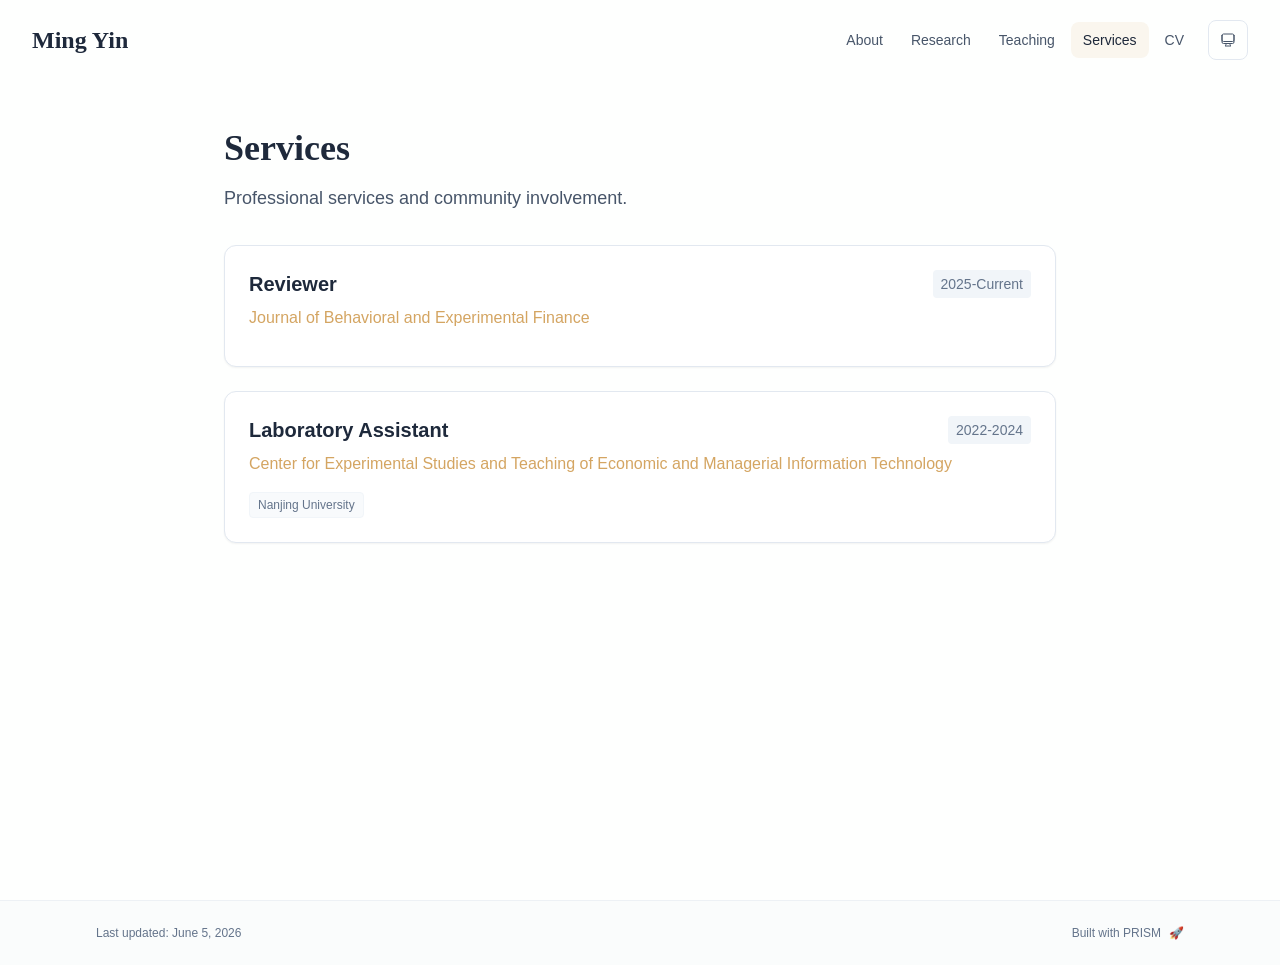
<file: services/index.html>
<!DOCTYPE html><html lang="en" class="scroll-smooth"><head><meta charSet="utf-8"/><meta name="viewport" content="width=device-width, initial-scale=1"/><link rel="stylesheet" href="/_next/static/css/fb5a2e1742805b90.css" data-precedence="next"/><link rel="preload" as="script" fetchPriority="low" href="/_next/static/chunks/webpack-679b75d1c4c2027c.js"/><script src="/_next/static/chunks/4bd1b696-70b6d399998de86a.js" async=""></script><script src="/_next/static/chunks/684-5aaa8290a129f299.js" async=""></script><script src="/_next/static/chunks/main-app-b75393353143f957.js" async=""></script><script src="/_next/static/chunks/187-22c012de6ee6100c.js" async=""></script><script src="/_next/static/chunks/874-7c5eb7db8d3a51f7.js" async=""></script><script src="/_next/static/chunks/394-01b6dec70752207d.js" async=""></script><script src="/_next/static/chunks/app/layout-430d12bd344539fd.js" async=""></script><script src="/_next/static/chunks/400-2b7940888c3abb9f.js" async=""></script><script src="/_next/static/chunks/91-bbcce710eae26c15.js" async=""></script><script src="/_next/static/chunks/app/%5Bslug%5D/page-6821ffe0bdde6115.js" async=""></script><link rel="icon" href="/my.png" type="image/svg+xml"/><link rel="dns-prefetch" href="https://jialeliu.com"/><link rel="preconnect" href="https://jialeliu.com" crossorigin=""/><link rel="preload" as="font" type="font/woff2" href="https://jialeliu.com/fonts/georgiab.woff2" crossorigin=""/><script>
              try {
                const theme = localStorage.getItem('theme-storage');
                const parsed = theme ? JSON.parse(theme) : null;
                const setting = parsed?.state?.theme || 'system';
                const prefersDark = typeof window !== 'undefined' && window.matchMedia && window.matchMedia('(prefers-color-scheme: dark)').matches;
                const effective = setting === 'dark' ? 'dark' : (setting === 'light' ? 'light' : (prefersDark ? 'dark' : 'light'));
                var root = document.documentElement;
                root.classList.add(effective);
                root.setAttribute('data-theme', effective);
              } catch (e) {
                var root = document.documentElement;
                root.classList.add('light');
                root.setAttribute('data-theme', 'light');
              }
            </script><script>
    try {
      const cfg = {"enabled":false,"locales":["en"],"defaultLocale":"en","mode":"fixed","fixedLocale":"en","persist":false,"switcher":false,"labels":{"en":"English"}};
      const storageKey = 'locale-storage';
      const normalize = (value) => typeof value === 'string' ? value.trim().replace('_', '-').toLowerCase() : '';
      const matchLocale = (candidate) => {
        const normalized = normalize(candidate);
        if (!normalized) return null;
        if (cfg.locales.includes(normalized)) return normalized;
        const language = normalized.split('-')[0];
        if (cfg.locales.includes(language)) return language;
        return null;
      };

      let resolved = null;

      if (!cfg.enabled) {
        resolved = cfg.defaultLocale;
      } else if (cfg.persist) {
        resolved = matchLocale(localStorage.getItem(storageKey));
      }

      if (!resolved) {
        if (cfg.mode === 'fixed') {
          resolved = cfg.fixedLocale;
        } else {
          resolved = matchLocale(navigator.language);
        }
      }

      if (!resolved) {
        resolved = cfg.defaultLocale;
      }

      const root = document.documentElement;
      root.lang = resolved;
      root.setAttribute('data-locale', resolved);

      if (cfg.persist) {
        localStorage.setItem(storageKey, resolved);
      }
    } catch (e) {
      const root = document.documentElement;
      root.lang = 'en';
      root.setAttribute('data-locale', 'en');
    }
  </script><title>Services | Ming Yin</title><meta name="description" content="Professional services and community involvement."/><meta name="author" content="Ming Yin"/><meta name="keywords" content="Ming Yin,PhD,Research,Erasmus University Rotterdam"/><meta name="creator" content="Ming Yin"/><meta name="publisher" content="Ming Yin"/><meta property="og:title" content="Ming Yin"/><meta property="og:description" content="PhD student at Erasmus University Rotterdam"/><meta property="og:site_name" content="Ming Yin&#x27;s Academic Website"/><meta property="og:locale" content="en_US"/><meta property="og:type" content="website"/><meta name="twitter:card" content="summary"/><meta name="twitter:title" content="Ming Yin"/><meta name="twitter:description" content="PhD student at Erasmus University Rotterdam"/><link rel="icon" href="/my.png"/><script>document.querySelectorAll('body link[rel="icon"], body link[rel="apple-touch-icon"]').forEach(el => document.head.appendChild(el))</script><script src="/_next/static/chunks/polyfills-42372ed130431b0a.js" noModule=""></script></head><body class="font-sans antialiased"><div style="visibility:hidden"><nav class="fixed top-0 left-0 right-0 z-50" data-headlessui-state=""><div class="transition-all duration-300 ease-out bg-transparent" style="transform:translateY(-100px)"><div class="max-w-7xl mx-auto px-4 sm:px-6 lg:px-8"><div class="flex justify-between items-center h-16 lg:h-20"><div class="flex-shrink-0" tabindex="0"><a class="text-xl lg:text-2xl font-serif font-semibold text-primary hover:text-accent transition-colors duration-200" href="/">Ming Yin</a></div><div class="hidden lg:block"><div class="ml-10 flex items-center space-x-3"><div class="relative flex items-baseline space-x-1"><a data-nav-href="/" class="relative px-3 py-2 text-sm font-medium rounded-lg transition-colors duration-150 text-neutral-600" href="/">About</a><a data-nav-href="/publications" class="relative px-3 py-2 text-sm font-medium rounded-lg transition-colors duration-150 text-neutral-600" href="/publications/">Research</a><a data-nav-href="/teaching" class="relative px-3 py-2 text-sm font-medium rounded-lg transition-colors duration-150 text-neutral-600" href="/teaching/">Teaching</a><a data-nav-href="/services" class="relative px-3 py-2 text-sm font-medium rounded-lg transition-colors duration-150 text-primary" href="/services/">Services</a><a data-nav-href="/cv" class="relative px-3 py-2 text-sm font-medium rounded-lg transition-colors duration-150 text-neutral-600" href="/cv/">CV</a></div><div class="flex items-center justify-center w-10 h-10 rounded-lg border border-neutral-200 dark:border-[rgba(148,163,184,0.24)] bg-background dark:bg-neutral-800"><div class="w-4 h-4 rounded-full bg-neutral-300 animate-pulse"></div></div></div></div><div class="lg:hidden flex items-center space-x-2"><div class="flex items-center justify-center w-10 h-10 rounded-lg border border-neutral-200 dark:border-[rgba(148,163,184,0.24)] bg-background dark:bg-neutral-800"><div class="w-4 h-4 rounded-full bg-neutral-300 animate-pulse"></div></div><button class="inline-flex items-center justify-center p-2 rounded-md text-neutral-600 hover:text-primary hover:bg-neutral-100 dark:hover:bg-neutral-800 focus:outline-none focus:ring-2 focus:ring-inset focus:ring-accent transition-colors duration-200" id="headlessui-disclosure-button-«R7pdb»" type="button" aria-expanded="false" data-headlessui-state=""><span class="sr-only">Open main menu</span><div><svg xmlns="http://www.w3.org/2000/svg" fill="none" viewBox="0 0 24 24" stroke-width="1.5" stroke="currentColor" aria-hidden="true" data-slot="icon" class="block h-6 w-6"><path stroke-linecap="round" stroke-linejoin="round" d="M3.75 6.75h16.5M3.75 12h16.5m-16.5 5.25h16.5"></path></svg></div></button></div></div></div></div></nav><main class="min-h-screen pt-16 lg:pt-20"><div class="max-w-4xl mx-auto px-4 sm:px-6 lg:px-8 py-12"><div style="opacity:0;transform:translateY(20px)"><div class="mb-8"><h1 class="text-4xl font-serif font-bold text-primary mb-4">Services</h1><div class="text-lg text-neutral-600 dark:text-neutral-500 max-w-2xl leading-relaxed"><p class="mb-3 last:mb-0">Professional services and community involvement.</p></div></div><div class="grid gap-6"><div class="bg-white dark:bg-neutral-900 p-6 rounded-xl shadow-sm border border-neutral-200 dark:border-neutral-800 hover:shadow-lg transition-all duration-200 hover:scale-[1.01]" style="opacity:0;transform:translateY(20px)"><div class="flex justify-between items-start gap-4 mb-2"><h3 class="text-xl font-semibold text-primary">Reviewer</h3><div class="flex flex-wrap gap-2 justify-end shrink-0"><span class="text-sm text-neutral-500 font-medium bg-neutral-100 dark:bg-neutral-800 px-2 py-1 rounded">2025-Current</span></div></div><p class="text-base text-accent font-medium mb-3">Journal of Behavioral and Experimental Finance</p></div><div class="bg-white dark:bg-neutral-900 p-6 rounded-xl shadow-sm border border-neutral-200 dark:border-neutral-800 hover:shadow-lg transition-all duration-200 hover:scale-[1.01]" style="opacity:0;transform:translateY(20px)"><div class="flex justify-between items-start gap-4 mb-2"><h3 class="text-xl font-semibold text-primary">Laboratory Assistant</h3><div class="flex flex-wrap gap-2 justify-end shrink-0"><span class="text-sm text-neutral-500 font-medium bg-neutral-100 dark:bg-neutral-800 px-2 py-1 rounded">2022-2024</span></div></div><p class="text-base text-accent font-medium mb-3">Center for Experimental Studies and Teaching of Economic and Managerial Information Technology</p><div class="flex flex-wrap gap-2 mt-4"><span class="text-xs text-neutral-500 bg-neutral-50 dark:bg-neutral-800/50 px-2 py-1 rounded border border-neutral-100 dark:border-neutral-800">Nanjing University</span></div></div></div></div></div><!--$--><!--/$--><!--$--><!--/$--></main><footer class="border-t border-neutral-200/50 bg-neutral-50/50 dark:bg-neutral-900/50 dark:border-neutral-700/50"><div class="max-w-6xl mx-auto px-4 sm:px-6 lg:px-8 py-6"><div class="flex flex-col sm:flex-row justify-between items-center gap-2"><p class="text-xs text-neutral-500">Last updated<!-- -->: <!-- -->June 5, 2026</p><p class="text-xs text-neutral-500 flex items-center"><a href="https://github.com/xyjoey/PRISM" target="_blank" rel="noopener noreferrer">Built with PRISM</a><span class="ml-2">🚀</span></p></div></div></footer></div><script src="/_next/static/chunks/webpack-679b75d1c4c2027c.js" async=""></script><script>(self.__next_f=self.__next_f||[]).push([0])</script><script>self.__next_f.push([1,"1:\"$Sreact.fragment\"\n3:I[3719,[\"187\",\"static/chunks/187-22c012de6ee6100c.js\",\"874\",\"static/chunks/874-7c5eb7db8d3a51f7.js\",\"394\",\"static/chunks/394-01b6dec70752207d.js\",\"177\",\"static/chunks/app/layout-430d12bd344539fd.js\"],\"ThemeProvider\"]\n4:I[310,[\"187\",\"static/chunks/187-22c012de6ee6100c.js\",\"874\",\"static/chunks/874-7c5eb7db8d3a51f7.js\",\"394\",\"static/chunks/394-01b6dec70752207d.js\",\"177\",\"static/chunks/app/layout-430d12bd344539fd.js\"],\"LocaleProvider\"]\n5:I[4223,[\"187\",\"static/chunks/187-22c012de6ee6100c.js\",\"874\",\"static/chunks/874-7c5eb7db8d3a51f7.js\",\"394\",\"static/chunks/394-01b6dec70752207d.js\",\"177\",\"static/chunks/app/layout-430d12bd344539fd.js\"],\"default\"]\n6:I[7555,[],\"\"]\n7:I[1295,[],\"\"]\n8:I[2548,[\"187\",\"static/chunks/187-22c012de6ee6100c.js\",\"874\",\"static/chunks/874-7c5eb7db8d3a51f7.js\",\"394\",\"static/chunks/394-01b6dec70752207d.js\",\"177\",\"static/chunks/app/layout-430d12bd344539fd.js\"],\"default\"]\na:I[9665,[],\"MetadataBoundary\"]\nc:I[9665,[],\"OutletBoundary\"]\nf:I[4911,[],\"AsyncMetadataOutlet\"]\n11:I[9665,[],\"ViewportBoundary\"]\n13:I[6614,[],\"\"]\n:HL[\"/_next/static/css/fb5a2e1742805b90.css\",\"style\"]\n2:T5c8,\n    try {\n      const cfg = {\"enabled\":false,\"locales\":[\"en\"],\"defaultLocale\":\"en\",\"mode\":\"fixed\",\"fixedLocale\":\"en\",\"persist\":false,\"switcher\":false,\"labels\":{\"en\":\"English\"}};\n      const storageKey = 'locale-storage';\n      const normalize = (value) =\u003e typeof value === 'string' ? value.trim().replace('_', '-').toLowerCase() : '';\n      const matchLocale = (candidate) =\u003e {\n        const normalized = normalize(candidate);\n        if (!normalized) return null;\n        if (cfg.locales.includes(normalized)) return normalized;\n        const language = normalized.split('-')[0];\n        if (cfg.locales.includes(language)) return language;\n        return null;\n      };\n\n      let resolved = null;\n\n      if (!cfg.enabled) {\n        resolved = cfg.defaultLocale;\n      } else if (cfg.persist) {\n        resolved = matchLocale(localStorage.getItem(storageKey));\n      }\n\n      if (!resolved) {\n        if (cfg.mode === 'f"])</script><script>self.__next_f.push([1,"ixed') {\n          resolved = cfg.fixedLocale;\n        } else {\n          resolved = matchLocale(navigator.language);\n        }\n      }\n\n      if (!resolved) {\n        resolved = cfg.defaultLocale;\n      }\n\n      const root = document.documentElement;\n      root.lang = resolved;\n      root.setAttribute('data-locale', resolved);\n\n      if (cfg.persist) {\n        localStorage.setItem(storageKey, resolved);\n      }\n    } catch (e) {\n      const root = document.documentElement;\n      root.lang = 'en';\n      root.setAttribute('data-locale', 'en');\n    }\n  "])</script><script>self.__next_f.push([1,"0:{\"P\":null,\"b\":\"xId2EyuoQ5T5r5xJlTWTM\",\"p\":\"\",\"c\":[\"\",\"services\",\"\"],\"i\":false,\"f\":[[[\"\",{\"children\":[[\"slug\",\"services\",\"d\"],{\"children\":[\"__PAGE__\",{}]}]},\"$undefined\",\"$undefined\",true],[\"\",[\"$\",\"$1\",\"c\",{\"children\":[[[\"$\",\"link\",\"0\",{\"rel\":\"stylesheet\",\"href\":\"/_next/static/css/fb5a2e1742805b90.css\",\"precedence\":\"next\",\"crossOrigin\":\"$undefined\",\"nonce\":\"$undefined\"}]],[\"$\",\"html\",null,{\"lang\":\"en\",\"className\":\"scroll-smooth\",\"suppressHydrationWarning\":true,\"children\":[[\"$\",\"head\",null,{\"children\":[[\"$\",\"link\",null,{\"rel\":\"icon\",\"href\":\"/my.png\",\"type\":\"image/svg+xml\"}],[\"$\",\"link\",null,{\"rel\":\"dns-prefetch\",\"href\":\"https://jialeliu.com\"}],[\"$\",\"link\",null,{\"rel\":\"preconnect\",\"href\":\"https://jialeliu.com\",\"crossOrigin\":\"\"}],[\"$\",\"link\",null,{\"rel\":\"preload\",\"as\":\"font\",\"type\":\"font/woff2\",\"href\":\"https://jialeliu.com/fonts/georgiab.woff2\",\"crossOrigin\":\"\"}],[\"$\",\"script\",null,{\"dangerouslySetInnerHTML\":{\"__html\":\"\\n              try {\\n                const theme = localStorage.getItem('theme-storage');\\n                const parsed = theme ? JSON.parse(theme) : null;\\n                const setting = parsed?.state?.theme || 'system';\\n                const prefersDark = typeof window !== 'undefined' \u0026\u0026 window.matchMedia \u0026\u0026 window.matchMedia('(prefers-color-scheme: dark)').matches;\\n                const effective = setting === 'dark' ? 'dark' : (setting === 'light' ? 'light' : (prefersDark ? 'dark' : 'light'));\\n                var root = document.documentElement;\\n                root.classList.add(effective);\\n                root.setAttribute('data-theme', effective);\\n              } catch (e) {\\n                var root = document.documentElement;\\n                root.classList.add('light');\\n                root.setAttribute('data-theme', 'light');\\n              }\\n            \"}}],[\"$\",\"script\",null,{\"dangerouslySetInnerHTML\":{\"__html\":\"$2\"}}]]}],[\"$\",\"body\",null,{\"className\":\"font-sans antialiased\",\"children\":[\"$\",\"$L3\",null,{\"children\":[\"$\",\"$L4\",null,{\"config\":{\"enabled\":false,\"locales\":[\"en\"],\"defaultLocale\":\"en\",\"mode\":\"fixed\",\"fixedLocale\":\"en\",\"persist\":false,\"switcher\":false,\"labels\":{\"en\":\"English\"}},\"children\":[[\"$\",\"$L5\",null,{\"items\":[{\"title\":\"About\",\"type\":\"page\",\"target\":\"about\",\"href\":\"/\"},{\"title\":\"Research\",\"type\":\"page\",\"target\":\"publications\",\"href\":\"/publications\"},{\"title\":\"Teaching\",\"type\":\"page\",\"target\":\"teaching\",\"href\":\"/teaching\"},{\"title\":\"Services\",\"type\":\"page\",\"target\":\"services\",\"href\":\"/services\"},{\"title\":\"CV\",\"type\":\"page\",\"target\":\"cv\",\"href\":\"/cv\"}],\"siteTitle\":\"Ming Yin\",\"enableOnePageMode\":false,\"i18n\":\"$0:f:0:1:1:props:children:1:props:children:1:props:children:props:children:props:config\",\"itemsByLocale\":{\"en\":[{\"title\":\"About\",\"type\":\"page\",\"target\":\"about\",\"href\":\"/\"},{\"title\":\"Research\",\"type\":\"page\",\"target\":\"publications\",\"href\":\"/publications\"},{\"title\":\"Teaching\",\"type\":\"page\",\"target\":\"teaching\",\"href\":\"/teaching\"},{\"title\":\"Services\",\"type\":\"page\",\"target\":\"services\",\"href\":\"/services\"},{\"title\":\"CV\",\"type\":\"page\",\"target\":\"cv\",\"href\":\"/cv\"}]},\"siteTitleByLocale\":{\"en\":\"Ming Yin\"}}],[\"$\",\"main\",null,{\"className\":\"min-h-screen pt-16 lg:pt-20\",\"children\":[\"$\",\"$L6\",null,{\"parallelRouterKey\":\"children\",\"error\":\"$undefined\",\"errorStyles\":\"$undefined\",\"errorScripts\":\"$undefined\",\"template\":[\"$\",\"$L7\",null,{}],\"templateStyles\":\"$undefined\",\"templateScripts\":\"$undefined\",\"notFound\":[[[\"$\",\"title\",null,{\"children\":\"404: This page could not be found.\"}],[\"$\",\"div\",null,{\"style\":{\"fontFamily\":\"system-ui,\\\"Segoe UI\\\",Roboto,Helvetica,Arial,sans-serif,\\\"Apple Color Emoji\\\",\\\"Segoe UI Emoji\\\"\",\"height\":\"100vh\",\"textAlign\":\"center\",\"display\":\"flex\",\"flexDirection\":\"column\",\"alignItems\":\"center\",\"justifyContent\":\"center\"},\"children\":[\"$\",\"div\",null,{\"children\":[[\"$\",\"style\",null,{\"dangerouslySetInnerHTML\":{\"__html\":\"body{color:#000;background:#fff;margin:0}.next-error-h1{border-right:1px solid rgba(0,0,0,.3)}@media (prefers-color-scheme:dark){body{color:#fff;background:#000}.next-error-h1{border-right:1px solid rgba(255,255,255,.3)}}\"}}],[\"$\",\"h1\",null,{\"className\":\"next-error-h1\",\"style\":{\"display\":\"inline-block\",\"margin\":\"0 20px 0 0\",\"padding\":\"0 23px 0 0\",\"fontSize\":24,\"fontWeight\":500,\"verticalAlign\":\"top\",\"lineHeight\":\"49px\"},\"children\":404}],[\"$\",\"div\",null,{\"style\":{\"display\":\"inline-block\"},\"children\":[\"$\",\"h2\",null,{\"style\":{\"fontSize\":14,\"fontWeight\":400,\"lineHeight\":\"49px\",\"margin\":0},\"children\":\"This page could not be found.\"}]}]]}]}]],[]],\"forbidden\":\"$undefined\",\"unauthorized\":\"$undefined\"}]}],[\"$\",\"$L8\",null,{\"lastUpdated\":\"June 5, 2026\",\"lastUpdatedByLocale\":{\"en\":\"June 5, 2026\"},\"defaultLocale\":\"en\"}]]}]}]}]]}]]}],{\"children\":[[\"slug\",\"services\",\"d\"],[\"$\",\"$1\",\"c\",{\"children\":[null,[\"$\",\"$L6\",null,{\"parallelRouterKey\":\"children\",\"error\":\"$undefined\",\"errorStyles\":\"$undefined\",\"errorScripts\":\"$undefined\",\"template\":[\"$\",\"$L7\",null,{}],\"templateStyles\":\"$undefined\",\"templateScripts\":\"$undefined\",\"notFound\":\"$undefined\",\"forbidden\":\"$undefined\",\"unauthorized\":\"$undefined\"}]]}],{\"children\":[\"__PAGE__\",[\"$\",\"$1\",\"c\",{\"children\":[\"$L9\",[\"$\",\"$La\",null,{\"children\":\"$Lb\"}],null,[\"$\",\"$Lc\",null,{\"children\":[\"$Ld\",\"$Le\",[\"$\",\"$Lf\",null,{\"promise\":\"$@10\"}]]}]]}],{},null,false]},null,false]},null,false],[\"$\",\"$1\",\"h\",{\"children\":[null,[\"$\",\"$1\",\"vGL2nlhnN5AGpwFVOM8G2\",{\"children\":[[\"$\",\"$L11\",null,{\"children\":\"$L12\"}],null]}],null]}],false]],\"m\":\"$undefined\",\"G\":[\"$13\",\"$undefined\"],\"s\":false,\"S\":true}\n"])</script><script>self.__next_f.push([1,"14:\"$Sreact.suspense\"\n15:I[4911,[],\"AsyncMetadata\"]\n17:I[2382,[\"187\",\"static/chunks/187-22c012de6ee6100c.js\",\"400\",\"static/chunks/400-2b7940888c3abb9f.js\",\"91\",\"static/chunks/91-bbcce710eae26c15.js\",\"182\",\"static/chunks/app/%5Bslug%5D/page-6821ffe0bdde6115.js\"],\"default\"]\nb:[\"$\",\"$14\",null,{\"fallback\":null,\"children\":[\"$\",\"$L15\",null,{\"promise\":\"$@16\"}]}]\n9:[\"$\",\"$L17\",null,{\"dataByLocale\":{\"en\":{\"type\":\"card\",\"config\":{\"type\":\"card\",\"title\":\"Services\",\"description\":\"Professional services and community involvement.\",\"items\":[{\"title\":\"Reviewer\",\"subtitle\":\"Journal of Behavioral and Experimental Finance\",\"date\":\"2025-Current\"},{\"title\":\"Laboratory Assistant\",\"subtitle\":\"Center for Experimental Studies and Teaching of Economic and Managerial Information Technology\",\"date\":\"2022-2024\",\"tags\":[\"Nanjing University\"]}]}}},\"defaultLocale\":\"en\"}]\n"])</script><script>self.__next_f.push([1,"e:null\n"])</script><script>self.__next_f.push([1,"12:[[\"$\",\"meta\",\"0\",{\"charSet\":\"utf-8\"}],[\"$\",\"meta\",\"1\",{\"name\":\"viewport\",\"content\":\"width=device-width, initial-scale=1\"}]]\nd:null\n"])</script><script>self.__next_f.push([1,"16:{\"metadata\":[[\"$\",\"title\",\"0\",{\"children\":\"Services | Ming Yin\"}],[\"$\",\"meta\",\"1\",{\"name\":\"description\",\"content\":\"Professional services and community involvement.\"}],[\"$\",\"meta\",\"2\",{\"name\":\"author\",\"content\":\"Ming Yin\"}],[\"$\",\"meta\",\"3\",{\"name\":\"keywords\",\"content\":\"Ming Yin,PhD,Research,Erasmus University Rotterdam\"}],[\"$\",\"meta\",\"4\",{\"name\":\"creator\",\"content\":\"Ming Yin\"}],[\"$\",\"meta\",\"5\",{\"name\":\"publisher\",\"content\":\"Ming Yin\"}],[\"$\",\"meta\",\"6\",{\"property\":\"og:title\",\"content\":\"Ming Yin\"}],[\"$\",\"meta\",\"7\",{\"property\":\"og:description\",\"content\":\"PhD student at Erasmus University Rotterdam\"}],[\"$\",\"meta\",\"8\",{\"property\":\"og:site_name\",\"content\":\"Ming Yin's Academic Website\"}],[\"$\",\"meta\",\"9\",{\"property\":\"og:locale\",\"content\":\"en_US\"}],[\"$\",\"meta\",\"10\",{\"property\":\"og:type\",\"content\":\"website\"}],[\"$\",\"meta\",\"11\",{\"name\":\"twitter:card\",\"content\":\"summary\"}],[\"$\",\"meta\",\"12\",{\"name\":\"twitter:title\",\"content\":\"Ming Yin\"}],[\"$\",\"meta\",\"13\",{\"name\":\"twitter:description\",\"content\":\"PhD student at Erasmus University Rotterdam\"}],[\"$\",\"link\",\"14\",{\"rel\":\"icon\",\"href\":\"/my.png\"}]],\"error\":null,\"digest\":\"$undefined\"}\n10:{\"metadata\":\"$16:metadata\",\"error\":null,\"digest\":\"$undefined\"}\n"])</script></body></html>
</file>
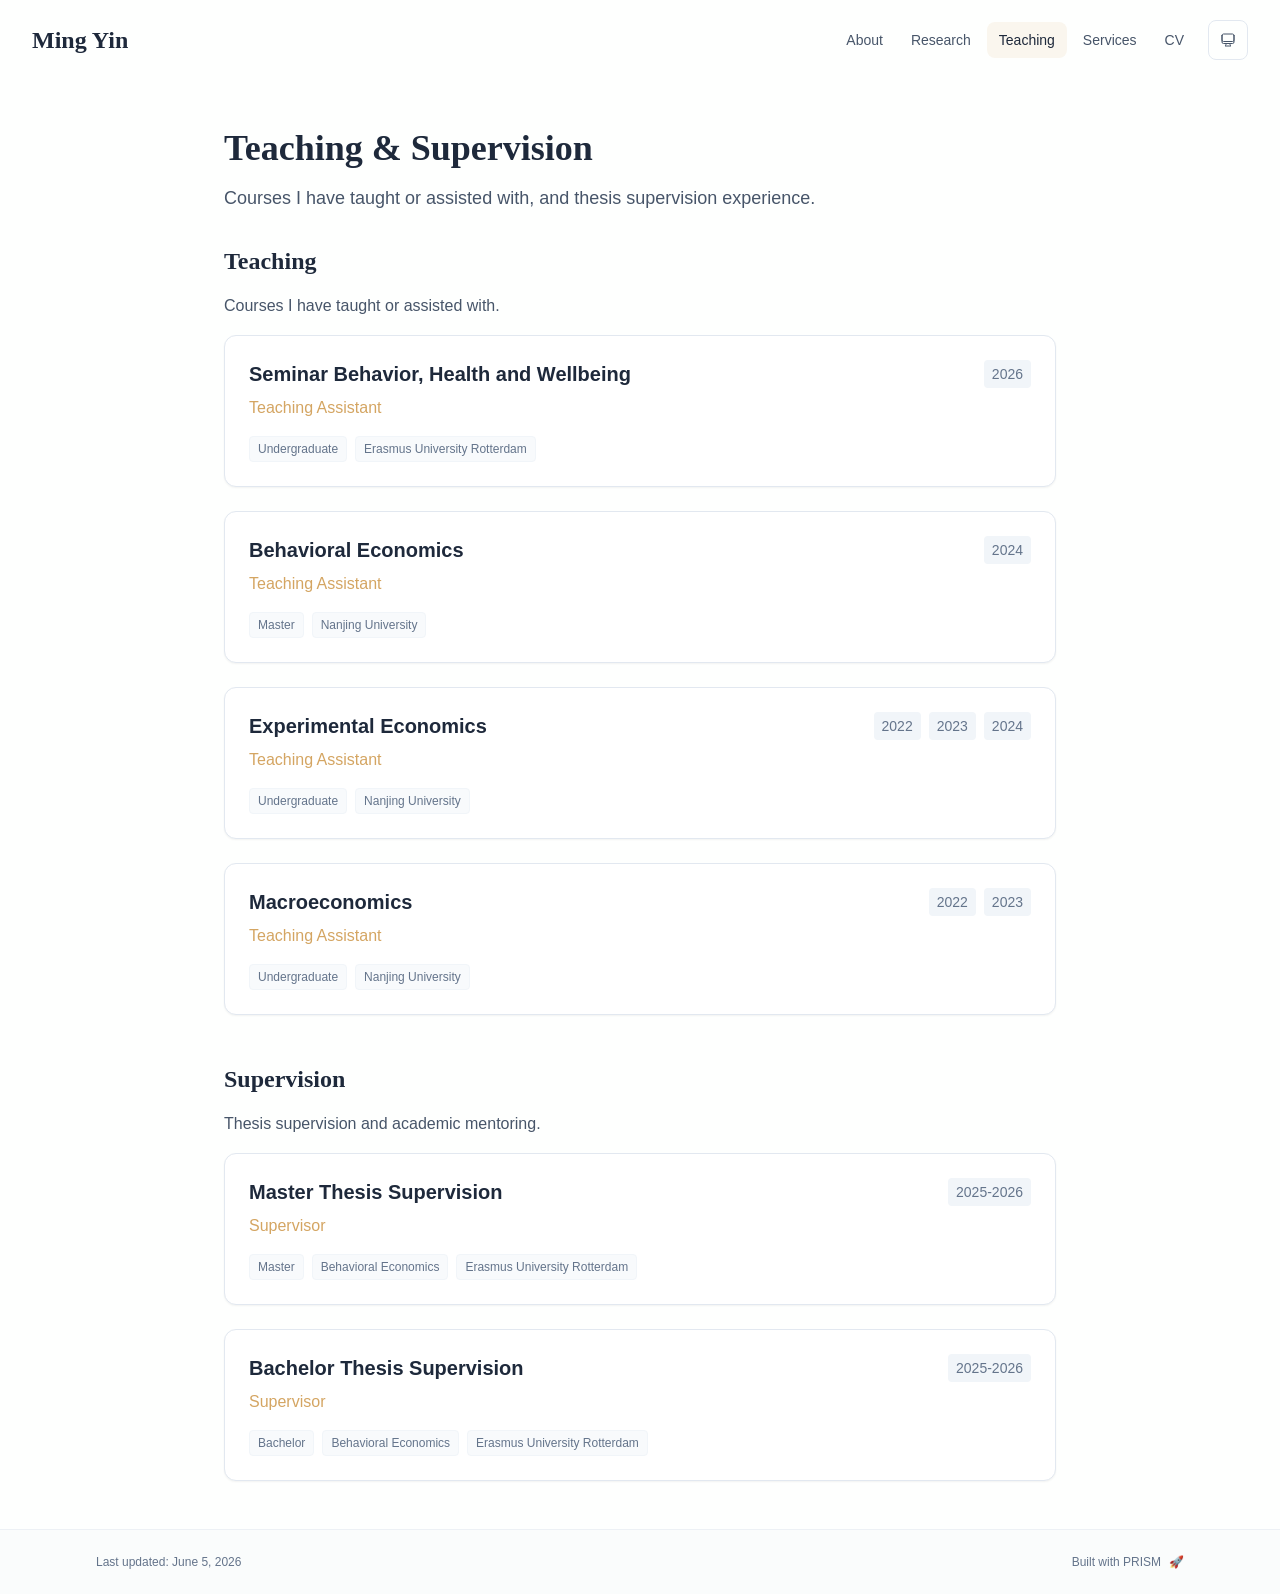
<file: teaching/index.html>
<!DOCTYPE html><html lang="en" class="scroll-smooth"><head><meta charSet="utf-8"/><meta name="viewport" content="width=device-width, initial-scale=1"/><link rel="stylesheet" href="/_next/static/css/fb5a2e1742805b90.css" data-precedence="next"/><link rel="preload" as="script" fetchPriority="low" href="/_next/static/chunks/webpack-679b75d1c4c2027c.js"/><script src="/_next/static/chunks/4bd1b696-70b6d399998de86a.js" async=""></script><script src="/_next/static/chunks/684-5aaa8290a129f299.js" async=""></script><script src="/_next/static/chunks/main-app-b75393353143f957.js" async=""></script><script src="/_next/static/chunks/187-22c012de6ee6100c.js" async=""></script><script src="/_next/static/chunks/874-7c5eb7db8d3a51f7.js" async=""></script><script src="/_next/static/chunks/394-01b6dec70752207d.js" async=""></script><script src="/_next/static/chunks/app/layout-430d12bd344539fd.js" async=""></script><script src="/_next/static/chunks/400-2b7940888c3abb9f.js" async=""></script><script src="/_next/static/chunks/91-bbcce710eae26c15.js" async=""></script><script src="/_next/static/chunks/app/%5Bslug%5D/page-6821ffe0bdde6115.js" async=""></script><link rel="icon" href="/my.png" type="image/svg+xml"/><link rel="dns-prefetch" href="https://jialeliu.com"/><link rel="preconnect" href="https://jialeliu.com" crossorigin=""/><link rel="preload" as="font" type="font/woff2" href="https://jialeliu.com/fonts/georgiab.woff2" crossorigin=""/><script>
              try {
                const theme = localStorage.getItem('theme-storage');
                const parsed = theme ? JSON.parse(theme) : null;
                const setting = parsed?.state?.theme || 'system';
                const prefersDark = typeof window !== 'undefined' && window.matchMedia && window.matchMedia('(prefers-color-scheme: dark)').matches;
                const effective = setting === 'dark' ? 'dark' : (setting === 'light' ? 'light' : (prefersDark ? 'dark' : 'light'));
                var root = document.documentElement;
                root.classList.add(effective);
                root.setAttribute('data-theme', effective);
              } catch (e) {
                var root = document.documentElement;
                root.classList.add('light');
                root.setAttribute('data-theme', 'light');
              }
            </script><script>
    try {
      const cfg = {"enabled":false,"locales":["en"],"defaultLocale":"en","mode":"fixed","fixedLocale":"en","persist":false,"switcher":false,"labels":{"en":"English"}};
      const storageKey = 'locale-storage';
      const normalize = (value) => typeof value === 'string' ? value.trim().replace('_', '-').toLowerCase() : '';
      const matchLocale = (candidate) => {
        const normalized = normalize(candidate);
        if (!normalized) return null;
        if (cfg.locales.includes(normalized)) return normalized;
        const language = normalized.split('-')[0];
        if (cfg.locales.includes(language)) return language;
        return null;
      };

      let resolved = null;

      if (!cfg.enabled) {
        resolved = cfg.defaultLocale;
      } else if (cfg.persist) {
        resolved = matchLocale(localStorage.getItem(storageKey));
      }

      if (!resolved) {
        if (cfg.mode === 'fixed') {
          resolved = cfg.fixedLocale;
        } else {
          resolved = matchLocale(navigator.language);
        }
      }

      if (!resolved) {
        resolved = cfg.defaultLocale;
      }

      const root = document.documentElement;
      root.lang = resolved;
      root.setAttribute('data-locale', resolved);

      if (cfg.persist) {
        localStorage.setItem(storageKey, resolved);
      }
    } catch (e) {
      const root = document.documentElement;
      root.lang = 'en';
      root.setAttribute('data-locale', 'en');
    }
  </script><title>Teaching &amp; Supervision | Ming Yin</title><meta name="description" content="Courses I have taught or assisted with, and thesis supervision experience."/><meta name="author" content="Ming Yin"/><meta name="keywords" content="Ming Yin,PhD,Research,Erasmus University Rotterdam"/><meta name="creator" content="Ming Yin"/><meta name="publisher" content="Ming Yin"/><meta property="og:title" content="Ming Yin"/><meta property="og:description" content="PhD student at Erasmus University Rotterdam"/><meta property="og:site_name" content="Ming Yin&#x27;s Academic Website"/><meta property="og:locale" content="en_US"/><meta property="og:type" content="website"/><meta name="twitter:card" content="summary"/><meta name="twitter:title" content="Ming Yin"/><meta name="twitter:description" content="PhD student at Erasmus University Rotterdam"/><link rel="icon" href="/my.png"/><script>document.querySelectorAll('body link[rel="icon"], body link[rel="apple-touch-icon"]').forEach(el => document.head.appendChild(el))</script><script src="/_next/static/chunks/polyfills-42372ed130431b0a.js" noModule=""></script></head><body class="font-sans antialiased"><div style="visibility:hidden"><nav class="fixed top-0 left-0 right-0 z-50" data-headlessui-state=""><div class="transition-all duration-300 ease-out bg-transparent" style="transform:translateY(-100px)"><div class="max-w-7xl mx-auto px-4 sm:px-6 lg:px-8"><div class="flex justify-between items-center h-16 lg:h-20"><div class="flex-shrink-0" tabindex="0"><a class="text-xl lg:text-2xl font-serif font-semibold text-primary hover:text-accent transition-colors duration-200" href="/">Ming Yin</a></div><div class="hidden lg:block"><div class="ml-10 flex items-center space-x-3"><div class="relative flex items-baseline space-x-1"><a data-nav-href="/" class="relative px-3 py-2 text-sm font-medium rounded-lg transition-colors duration-150 text-neutral-600" href="/">About</a><a data-nav-href="/publications" class="relative px-3 py-2 text-sm font-medium rounded-lg transition-colors duration-150 text-neutral-600" href="/publications/">Research</a><a data-nav-href="/teaching" class="relative px-3 py-2 text-sm font-medium rounded-lg transition-colors duration-150 text-primary" href="/teaching/">Teaching</a><a data-nav-href="/services" class="relative px-3 py-2 text-sm font-medium rounded-lg transition-colors duration-150 text-neutral-600" href="/services/">Services</a><a data-nav-href="/cv" class="relative px-3 py-2 text-sm font-medium rounded-lg transition-colors duration-150 text-neutral-600" href="/cv/">CV</a></div><div class="flex items-center justify-center w-10 h-10 rounded-lg border border-neutral-200 dark:border-[rgba(148,163,184,0.24)] bg-background dark:bg-neutral-800"><div class="w-4 h-4 rounded-full bg-neutral-300 animate-pulse"></div></div></div></div><div class="lg:hidden flex items-center space-x-2"><div class="flex items-center justify-center w-10 h-10 rounded-lg border border-neutral-200 dark:border-[rgba(148,163,184,0.24)] bg-background dark:bg-neutral-800"><div class="w-4 h-4 rounded-full bg-neutral-300 animate-pulse"></div></div><button class="inline-flex items-center justify-center p-2 rounded-md text-neutral-600 hover:text-primary hover:bg-neutral-100 dark:hover:bg-neutral-800 focus:outline-none focus:ring-2 focus:ring-inset focus:ring-accent transition-colors duration-200" id="headlessui-disclosure-button-«R7pdb»" type="button" aria-expanded="false" data-headlessui-state=""><span class="sr-only">Open main menu</span><div><svg xmlns="http://www.w3.org/2000/svg" fill="none" viewBox="0 0 24 24" stroke-width="1.5" stroke="currentColor" aria-hidden="true" data-slot="icon" class="block h-6 w-6"><path stroke-linecap="round" stroke-linejoin="round" d="M3.75 6.75h16.5M3.75 12h16.5m-16.5 5.25h16.5"></path></svg></div></button></div></div></div></div></nav><main class="min-h-screen pt-16 lg:pt-20"><div class="max-w-4xl mx-auto px-4 sm:px-6 lg:px-8 py-12"><div style="opacity:0;transform:translateY(20px)"><div class="mb-8"><h1 class="text-4xl font-serif font-bold text-primary mb-4">Teaching &amp; Supervision</h1><div class="text-lg text-neutral-600 dark:text-neutral-500 max-w-2xl leading-relaxed"><p class="mb-3 last:mb-0">Courses I have taught or assisted with, and thesis supervision experience.</p></div></div><div class="space-y-12"><section><h2 class="text-2xl font-serif font-bold text-primary mb-4">Teaching</h2><div class="text-base text-neutral-600 dark:text-neutral-500 mb-4 leading-relaxed"><p class="mb-3 last:mb-0">Courses I have taught or assisted with.</p></div><div class="grid gap-6"><div class="bg-white dark:bg-neutral-900 p-6 rounded-xl shadow-sm border border-neutral-200 dark:border-neutral-800 hover:shadow-lg transition-all duration-200 hover:scale-[1.01]" style="opacity:0;transform:translateY(20px)"><div class="flex justify-between items-start gap-4 mb-2"><h3 class="text-xl font-semibold text-primary">Seminar Behavior, Health and Wellbeing</h3><div class="flex flex-wrap gap-2 justify-end shrink-0"><span class="text-sm text-neutral-500 font-medium bg-neutral-100 dark:bg-neutral-800 px-2 py-1 rounded">2026</span></div></div><p class="text-base text-accent font-medium mb-3">Teaching Assistant</p><div class="flex flex-wrap gap-2 mt-4"><span class="text-xs text-neutral-500 bg-neutral-50 dark:bg-neutral-800/50 px-2 py-1 rounded border border-neutral-100 dark:border-neutral-800">Undergraduate</span><span class="text-xs text-neutral-500 bg-neutral-50 dark:bg-neutral-800/50 px-2 py-1 rounded border border-neutral-100 dark:border-neutral-800">Erasmus University Rotterdam</span></div></div><div class="bg-white dark:bg-neutral-900 p-6 rounded-xl shadow-sm border border-neutral-200 dark:border-neutral-800 hover:shadow-lg transition-all duration-200 hover:scale-[1.01]" style="opacity:0;transform:translateY(20px)"><div class="flex justify-between items-start gap-4 mb-2"><h3 class="text-xl font-semibold text-primary">Behavioral Economics</h3><div class="flex flex-wrap gap-2 justify-end shrink-0"><span class="text-sm text-neutral-500 font-medium bg-neutral-100 dark:bg-neutral-800 px-2 py-1 rounded">2024</span></div></div><p class="text-base text-accent font-medium mb-3">Teaching Assistant</p><div class="flex flex-wrap gap-2 mt-4"><span class="text-xs text-neutral-500 bg-neutral-50 dark:bg-neutral-800/50 px-2 py-1 rounded border border-neutral-100 dark:border-neutral-800">Master</span><span class="text-xs text-neutral-500 bg-neutral-50 dark:bg-neutral-800/50 px-2 py-1 rounded border border-neutral-100 dark:border-neutral-800">Nanjing University</span></div></div><div class="bg-white dark:bg-neutral-900 p-6 rounded-xl shadow-sm border border-neutral-200 dark:border-neutral-800 hover:shadow-lg transition-all duration-200 hover:scale-[1.01]" style="opacity:0;transform:translateY(20px)"><div class="flex justify-between items-start gap-4 mb-2"><h3 class="text-xl font-semibold text-primary">Experimental Economics</h3><div class="flex flex-wrap gap-2 justify-end shrink-0"><span class="text-sm text-neutral-500 font-medium bg-neutral-100 dark:bg-neutral-800 px-2 py-1 rounded">2022</span><span class="text-sm text-neutral-500 font-medium bg-neutral-100 dark:bg-neutral-800 px-2 py-1 rounded">2023</span><span class="text-sm text-neutral-500 font-medium bg-neutral-100 dark:bg-neutral-800 px-2 py-1 rounded">2024</span></div></div><p class="text-base text-accent font-medium mb-3">Teaching Assistant</p><div class="flex flex-wrap gap-2 mt-4"><span class="text-xs text-neutral-500 bg-neutral-50 dark:bg-neutral-800/50 px-2 py-1 rounded border border-neutral-100 dark:border-neutral-800">Undergraduate</span><span class="text-xs text-neutral-500 bg-neutral-50 dark:bg-neutral-800/50 px-2 py-1 rounded border border-neutral-100 dark:border-neutral-800">Nanjing University</span></div></div><div class="bg-white dark:bg-neutral-900 p-6 rounded-xl shadow-sm border border-neutral-200 dark:border-neutral-800 hover:shadow-lg transition-all duration-200 hover:scale-[1.01]" style="opacity:0;transform:translateY(20px)"><div class="flex justify-between items-start gap-4 mb-2"><h3 class="text-xl font-semibold text-primary">Macroeconomics</h3><div class="flex flex-wrap gap-2 justify-end shrink-0"><span class="text-sm text-neutral-500 font-medium bg-neutral-100 dark:bg-neutral-800 px-2 py-1 rounded">2022</span><span class="text-sm text-neutral-500 font-medium bg-neutral-100 dark:bg-neutral-800 px-2 py-1 rounded">2023</span></div></div><p class="text-base text-accent font-medium mb-3">Teaching Assistant</p><div class="flex flex-wrap gap-2 mt-4"><span class="text-xs text-neutral-500 bg-neutral-50 dark:bg-neutral-800/50 px-2 py-1 rounded border border-neutral-100 dark:border-neutral-800">Undergraduate</span><span class="text-xs text-neutral-500 bg-neutral-50 dark:bg-neutral-800/50 px-2 py-1 rounded border border-neutral-100 dark:border-neutral-800">Nanjing University</span></div></div></div></section><section><h2 class="text-2xl font-serif font-bold text-primary mb-4">Supervision</h2><div class="text-base text-neutral-600 dark:text-neutral-500 mb-4 leading-relaxed"><p class="mb-3 last:mb-0">Thesis supervision and academic mentoring.</p></div><div class="grid gap-6"><div class="bg-white dark:bg-neutral-900 p-6 rounded-xl shadow-sm border border-neutral-200 dark:border-neutral-800 hover:shadow-lg transition-all duration-200 hover:scale-[1.01]" style="opacity:0;transform:translateY(20px)"><div class="flex justify-between items-start gap-4 mb-2"><h3 class="text-xl font-semibold text-primary">Master Thesis Supervision</h3><div class="flex flex-wrap gap-2 justify-end shrink-0"><span class="text-sm text-neutral-500 font-medium bg-neutral-100 dark:bg-neutral-800 px-2 py-1 rounded">2025-2026</span></div></div><p class="text-base text-accent font-medium mb-3">Supervisor</p><div class="flex flex-wrap gap-2 mt-4"><span class="text-xs text-neutral-500 bg-neutral-50 dark:bg-neutral-800/50 px-2 py-1 rounded border border-neutral-100 dark:border-neutral-800">Master</span><span class="text-xs text-neutral-500 bg-neutral-50 dark:bg-neutral-800/50 px-2 py-1 rounded border border-neutral-100 dark:border-neutral-800">Behavioral Economics</span><span class="text-xs text-neutral-500 bg-neutral-50 dark:bg-neutral-800/50 px-2 py-1 rounded border border-neutral-100 dark:border-neutral-800">Erasmus University Rotterdam</span></div></div><div class="bg-white dark:bg-neutral-900 p-6 rounded-xl shadow-sm border border-neutral-200 dark:border-neutral-800 hover:shadow-lg transition-all duration-200 hover:scale-[1.01]" style="opacity:0;transform:translateY(20px)"><div class="flex justify-between items-start gap-4 mb-2"><h3 class="text-xl font-semibold text-primary">Bachelor Thesis Supervision</h3><div class="flex flex-wrap gap-2 justify-end shrink-0"><span class="text-sm text-neutral-500 font-medium bg-neutral-100 dark:bg-neutral-800 px-2 py-1 rounded">2025-2026</span></div></div><p class="text-base text-accent font-medium mb-3">Supervisor</p><div class="flex flex-wrap gap-2 mt-4"><span class="text-xs text-neutral-500 bg-neutral-50 dark:bg-neutral-800/50 px-2 py-1 rounded border border-neutral-100 dark:border-neutral-800">Bachelor</span><span class="text-xs text-neutral-500 bg-neutral-50 dark:bg-neutral-800/50 px-2 py-1 rounded border border-neutral-100 dark:border-neutral-800">Behavioral Economics</span><span class="text-xs text-neutral-500 bg-neutral-50 dark:bg-neutral-800/50 px-2 py-1 rounded border border-neutral-100 dark:border-neutral-800">Erasmus University Rotterdam</span></div></div></div></section></div></div></div><!--$--><!--/$--><!--$--><!--/$--></main><footer class="border-t border-neutral-200/50 bg-neutral-50/50 dark:bg-neutral-900/50 dark:border-neutral-700/50"><div class="max-w-6xl mx-auto px-4 sm:px-6 lg:px-8 py-6"><div class="flex flex-col sm:flex-row justify-between items-center gap-2"><p class="text-xs text-neutral-500">Last updated<!-- -->: <!-- -->June 5, 2026</p><p class="text-xs text-neutral-500 flex items-center"><a href="https://github.com/xyjoey/PRISM" target="_blank" rel="noopener noreferrer">Built with PRISM</a><span class="ml-2">🚀</span></p></div></div></footer></div><script src="/_next/static/chunks/webpack-679b75d1c4c2027c.js" async=""></script><script>(self.__next_f=self.__next_f||[]).push([0])</script><script>self.__next_f.push([1,"1:\"$Sreact.fragment\"\n3:I[3719,[\"187\",\"static/chunks/187-22c012de6ee6100c.js\",\"874\",\"static/chunks/874-7c5eb7db8d3a51f7.js\",\"394\",\"static/chunks/394-01b6dec70752207d.js\",\"177\",\"static/chunks/app/layout-430d12bd344539fd.js\"],\"ThemeProvider\"]\n4:I[310,[\"187\",\"static/chunks/187-22c012de6ee6100c.js\",\"874\",\"static/chunks/874-7c5eb7db8d3a51f7.js\",\"394\",\"static/chunks/394-01b6dec70752207d.js\",\"177\",\"static/chunks/app/layout-430d12bd344539fd.js\"],\"LocaleProvider\"]\n5:I[4223,[\"187\",\"static/chunks/187-22c012de6ee6100c.js\",\"874\",\"static/chunks/874-7c5eb7db8d3a51f7.js\",\"394\",\"static/chunks/394-01b6dec70752207d.js\",\"177\",\"static/chunks/app/layout-430d12bd344539fd.js\"],\"default\"]\n6:I[7555,[],\"\"]\n7:I[1295,[],\"\"]\n8:I[2548,[\"187\",\"static/chunks/187-22c012de6ee6100c.js\",\"874\",\"static/chunks/874-7c5eb7db8d3a51f7.js\",\"394\",\"static/chunks/394-01b6dec70752207d.js\",\"177\",\"static/chunks/app/layout-430d12bd344539fd.js\"],\"default\"]\na:I[9665,[],\"MetadataBoundary\"]\nc:I[9665,[],\"OutletBoundary\"]\nf:I[4911,[],\"AsyncMetadataOutlet\"]\n11:I[9665,[],\"ViewportBoundary\"]\n13:I[6614,[],\"\"]\n:HL[\"/_next/static/css/fb5a2e1742805b90.css\",\"style\"]\n2:T5c8,\n    try {\n      const cfg = {\"enabled\":false,\"locales\":[\"en\"],\"defaultLocale\":\"en\",\"mode\":\"fixed\",\"fixedLocale\":\"en\",\"persist\":false,\"switcher\":false,\"labels\":{\"en\":\"English\"}};\n      const storageKey = 'locale-storage';\n      const normalize = (value) =\u003e typeof value === 'string' ? value.trim().replace('_', '-').toLowerCase() : '';\n      const matchLocale = (candidate) =\u003e {\n        const normalized = normalize(candidate);\n        if (!normalized) return null;\n        if (cfg.locales.includes(normalized)) return normalized;\n        const language = normalized.split('-')[0];\n        if (cfg.locales.includes(language)) return language;\n        return null;\n      };\n\n      let resolved = null;\n\n      if (!cfg.enabled) {\n        resolved = cfg.defaultLocale;\n      } else if (cfg.persist) {\n        resolved = matchLocale(localStorage.getItem(storageKey));\n      }\n\n      if (!resolved) {\n        if (cfg.mode === 'f"])</script><script>self.__next_f.push([1,"ixed') {\n          resolved = cfg.fixedLocale;\n        } else {\n          resolved = matchLocale(navigator.language);\n        }\n      }\n\n      if (!resolved) {\n        resolved = cfg.defaultLocale;\n      }\n\n      const root = document.documentElement;\n      root.lang = resolved;\n      root.setAttribute('data-locale', resolved);\n\n      if (cfg.persist) {\n        localStorage.setItem(storageKey, resolved);\n      }\n    } catch (e) {\n      const root = document.documentElement;\n      root.lang = 'en';\n      root.setAttribute('data-locale', 'en');\n    }\n  "])</script><script>self.__next_f.push([1,"0:{\"P\":null,\"b\":\"xId2EyuoQ5T5r5xJlTWTM\",\"p\":\"\",\"c\":[\"\",\"teaching\",\"\"],\"i\":false,\"f\":[[[\"\",{\"children\":[[\"slug\",\"teaching\",\"d\"],{\"children\":[\"__PAGE__\",{}]}]},\"$undefined\",\"$undefined\",true],[\"\",[\"$\",\"$1\",\"c\",{\"children\":[[[\"$\",\"link\",\"0\",{\"rel\":\"stylesheet\",\"href\":\"/_next/static/css/fb5a2e1742805b90.css\",\"precedence\":\"next\",\"crossOrigin\":\"$undefined\",\"nonce\":\"$undefined\"}]],[\"$\",\"html\",null,{\"lang\":\"en\",\"className\":\"scroll-smooth\",\"suppressHydrationWarning\":true,\"children\":[[\"$\",\"head\",null,{\"children\":[[\"$\",\"link\",null,{\"rel\":\"icon\",\"href\":\"/my.png\",\"type\":\"image/svg+xml\"}],[\"$\",\"link\",null,{\"rel\":\"dns-prefetch\",\"href\":\"https://jialeliu.com\"}],[\"$\",\"link\",null,{\"rel\":\"preconnect\",\"href\":\"https://jialeliu.com\",\"crossOrigin\":\"\"}],[\"$\",\"link\",null,{\"rel\":\"preload\",\"as\":\"font\",\"type\":\"font/woff2\",\"href\":\"https://jialeliu.com/fonts/georgiab.woff2\",\"crossOrigin\":\"\"}],[\"$\",\"script\",null,{\"dangerouslySetInnerHTML\":{\"__html\":\"\\n              try {\\n                const theme = localStorage.getItem('theme-storage');\\n                const parsed = theme ? JSON.parse(theme) : null;\\n                const setting = parsed?.state?.theme || 'system';\\n                const prefersDark = typeof window !== 'undefined' \u0026\u0026 window.matchMedia \u0026\u0026 window.matchMedia('(prefers-color-scheme: dark)').matches;\\n                const effective = setting === 'dark' ? 'dark' : (setting === 'light' ? 'light' : (prefersDark ? 'dark' : 'light'));\\n                var root = document.documentElement;\\n                root.classList.add(effective);\\n                root.setAttribute('data-theme', effective);\\n              } catch (e) {\\n                var root = document.documentElement;\\n                root.classList.add('light');\\n                root.setAttribute('data-theme', 'light');\\n              }\\n            \"}}],[\"$\",\"script\",null,{\"dangerouslySetInnerHTML\":{\"__html\":\"$2\"}}]]}],[\"$\",\"body\",null,{\"className\":\"font-sans antialiased\",\"children\":[\"$\",\"$L3\",null,{\"children\":[\"$\",\"$L4\",null,{\"config\":{\"enabled\":false,\"locales\":[\"en\"],\"defaultLocale\":\"en\",\"mode\":\"fixed\",\"fixedLocale\":\"en\",\"persist\":false,\"switcher\":false,\"labels\":{\"en\":\"English\"}},\"children\":[[\"$\",\"$L5\",null,{\"items\":[{\"title\":\"About\",\"type\":\"page\",\"target\":\"about\",\"href\":\"/\"},{\"title\":\"Research\",\"type\":\"page\",\"target\":\"publications\",\"href\":\"/publications\"},{\"title\":\"Teaching\",\"type\":\"page\",\"target\":\"teaching\",\"href\":\"/teaching\"},{\"title\":\"Services\",\"type\":\"page\",\"target\":\"services\",\"href\":\"/services\"},{\"title\":\"CV\",\"type\":\"page\",\"target\":\"cv\",\"href\":\"/cv\"}],\"siteTitle\":\"Ming Yin\",\"enableOnePageMode\":false,\"i18n\":\"$0:f:0:1:1:props:children:1:props:children:1:props:children:props:children:props:config\",\"itemsByLocale\":{\"en\":[{\"title\":\"About\",\"type\":\"page\",\"target\":\"about\",\"href\":\"/\"},{\"title\":\"Research\",\"type\":\"page\",\"target\":\"publications\",\"href\":\"/publications\"},{\"title\":\"Teaching\",\"type\":\"page\",\"target\":\"teaching\",\"href\":\"/teaching\"},{\"title\":\"Services\",\"type\":\"page\",\"target\":\"services\",\"href\":\"/services\"},{\"title\":\"CV\",\"type\":\"page\",\"target\":\"cv\",\"href\":\"/cv\"}]},\"siteTitleByLocale\":{\"en\":\"Ming Yin\"}}],[\"$\",\"main\",null,{\"className\":\"min-h-screen pt-16 lg:pt-20\",\"children\":[\"$\",\"$L6\",null,{\"parallelRouterKey\":\"children\",\"error\":\"$undefined\",\"errorStyles\":\"$undefined\",\"errorScripts\":\"$undefined\",\"template\":[\"$\",\"$L7\",null,{}],\"templateStyles\":\"$undefined\",\"templateScripts\":\"$undefined\",\"notFound\":[[[\"$\",\"title\",null,{\"children\":\"404: This page could not be found.\"}],[\"$\",\"div\",null,{\"style\":{\"fontFamily\":\"system-ui,\\\"Segoe UI\\\",Roboto,Helvetica,Arial,sans-serif,\\\"Apple Color Emoji\\\",\\\"Segoe UI Emoji\\\"\",\"height\":\"100vh\",\"textAlign\":\"center\",\"display\":\"flex\",\"flexDirection\":\"column\",\"alignItems\":\"center\",\"justifyContent\":\"center\"},\"children\":[\"$\",\"div\",null,{\"children\":[[\"$\",\"style\",null,{\"dangerouslySetInnerHTML\":{\"__html\":\"body{color:#000;background:#fff;margin:0}.next-error-h1{border-right:1px solid rgba(0,0,0,.3)}@media (prefers-color-scheme:dark){body{color:#fff;background:#000}.next-error-h1{border-right:1px solid rgba(255,255,255,.3)}}\"}}],[\"$\",\"h1\",null,{\"className\":\"next-error-h1\",\"style\":{\"display\":\"inline-block\",\"margin\":\"0 20px 0 0\",\"padding\":\"0 23px 0 0\",\"fontSize\":24,\"fontWeight\":500,\"verticalAlign\":\"top\",\"lineHeight\":\"49px\"},\"children\":404}],[\"$\",\"div\",null,{\"style\":{\"display\":\"inline-block\"},\"children\":[\"$\",\"h2\",null,{\"style\":{\"fontSize\":14,\"fontWeight\":400,\"lineHeight\":\"49px\",\"margin\":0},\"children\":\"This page could not be found.\"}]}]]}]}]],[]],\"forbidden\":\"$undefined\",\"unauthorized\":\"$undefined\"}]}],[\"$\",\"$L8\",null,{\"lastUpdated\":\"June 5, 2026\",\"lastUpdatedByLocale\":{\"en\":\"June 5, 2026\"},\"defaultLocale\":\"en\"}]]}]}]}]]}]]}],{\"children\":[[\"slug\",\"teaching\",\"d\"],[\"$\",\"$1\",\"c\",{\"children\":[null,[\"$\",\"$L6\",null,{\"parallelRouterKey\":\"children\",\"error\":\"$undefined\",\"errorStyles\":\"$undefined\",\"errorScripts\":\"$undefined\",\"template\":[\"$\",\"$L7\",null,{}],\"templateStyles\":\"$undefined\",\"templateScripts\":\"$undefined\",\"notFound\":\"$undefined\",\"forbidden\":\"$undefined\",\"unauthorized\":\"$undefined\"}]]}],{\"children\":[\"__PAGE__\",[\"$\",\"$1\",\"c\",{\"children\":[\"$L9\",[\"$\",\"$La\",null,{\"children\":\"$Lb\"}],null,[\"$\",\"$Lc\",null,{\"children\":[\"$Ld\",\"$Le\",[\"$\",\"$Lf\",null,{\"promise\":\"$@10\"}]]}]]}],{},null,false]},null,false]},null,false],[\"$\",\"$1\",\"h\",{\"children\":[null,[\"$\",\"$1\",\"n0S-MDbq5eMqCZUrmpTzm\",{\"children\":[[\"$\",\"$L11\",null,{\"children\":\"$L12\"}],null]}],null]}],false]],\"m\":\"$undefined\",\"G\":[\"$13\",\"$undefined\"],\"s\":false,\"S\":true}\n"])</script><script>self.__next_f.push([1,"14:\"$Sreact.suspense\"\n15:I[4911,[],\"AsyncMetadata\"]\n17:I[2382,[\"187\",\"static/chunks/187-22c012de6ee6100c.js\",\"400\",\"static/chunks/400-2b7940888c3abb9f.js\",\"91\",\"static/chunks/91-bbcce710eae26c15.js\",\"182\",\"static/chunks/app/%5Bslug%5D/page-6821ffe0bdde6115.js\"],\"default\"]\nb:[\"$\",\"$14\",null,{\"fallback\":null,\"children\":[\"$\",\"$L15\",null,{\"promise\":\"$@16\"}]}]\n9:[\"$\",\"$L17\",null,{\"dataByLocale\":{\"en\":{\"type\":\"card\",\"config\":{\"type\":\"card\",\"title\":\"Teaching \u0026 Supervision\",\"description\":\"Courses I have taught or assisted with, and thesis supervision experience.\",\"sections\":[{\"title\":\"Teaching\",\"description\":\"Courses I have taught or assisted with.\",\"items\":[{\"title\":\"Seminar Behavior, Health and Wellbeing\",\"subtitle\":\"Teaching Assistant\",\"date\":\"2026\",\"tags\":[\"Undergraduate\",\"Erasmus University Rotterdam\"]},{\"title\":\"Behavioral Economics\",\"subtitle\":\"Teaching Assistant\",\"date\":\"2024\",\"tags\":[\"Master\",\"Nanjing University\"]},{\"title\":\"Experimental Economics\",\"subtitle\":\"Teaching Assistant\",\"date\":[\"2022\",\"2023\",\"2024\"],\"tags\":[\"Undergraduate\",\"Nanjing University\"]},{\"title\":\"Macroeconomics\",\"subtitle\":\"Teaching Assistant\",\"date\":[\"2022\",\"2023\"],\"tags\":[\"Undergraduate\",\"Nanjing University\"]}]},{\"title\":\"Supervision\",\"description\":\"Thesis supervision and academic mentoring.\",\"items\":[{\"title\":\"Master Thesis Supervision\",\"subtitle\":\"Supervisor\",\"date\":\"2025-2026\",\"tags\":[\"Master\",\"Behavioral Economics\",\"Erasmus University Rotterdam\"]},{\"title\":\"Bachelor Thesis Supervision\",\"subtitle\":\"Supervisor\",\"date\":\"2025-2026\",\"tags\":[\"Bachelor\",\"Behavioral Economics\",\"Erasmus University Rotterdam\"]}]}]}}},\"defaultLocale\":\"en\"}]\n"])</script><script>self.__next_f.push([1,"e:null\n"])</script><script>self.__next_f.push([1,"12:[[\"$\",\"meta\",\"0\",{\"charSet\":\"utf-8\"}],[\"$\",\"meta\",\"1\",{\"name\":\"viewport\",\"content\":\"width=device-width, initial-scale=1\"}]]\nd:null\n"])</script><script>self.__next_f.push([1,"16:{\"metadata\":[[\"$\",\"title\",\"0\",{\"children\":\"Teaching \u0026 Supervision | Ming Yin\"}],[\"$\",\"meta\",\"1\",{\"name\":\"description\",\"content\":\"Courses I have taught or assisted with, and thesis supervision experience.\"}],[\"$\",\"meta\",\"2\",{\"name\":\"author\",\"content\":\"Ming Yin\"}],[\"$\",\"meta\",\"3\",{\"name\":\"keywords\",\"content\":\"Ming Yin,PhD,Research,Erasmus University Rotterdam\"}],[\"$\",\"meta\",\"4\",{\"name\":\"creator\",\"content\":\"Ming Yin\"}],[\"$\",\"meta\",\"5\",{\"name\":\"publisher\",\"content\":\"Ming Yin\"}],[\"$\",\"meta\",\"6\",{\"property\":\"og:title\",\"content\":\"Ming Yin\"}],[\"$\",\"meta\",\"7\",{\"property\":\"og:description\",\"content\":\"PhD student at Erasmus University Rotterdam\"}],[\"$\",\"meta\",\"8\",{\"property\":\"og:site_name\",\"content\":\"Ming Yin's Academic Website\"}],[\"$\",\"meta\",\"9\",{\"property\":\"og:locale\",\"content\":\"en_US\"}],[\"$\",\"meta\",\"10\",{\"property\":\"og:type\",\"content\":\"website\"}],[\"$\",\"meta\",\"11\",{\"name\":\"twitter:card\",\"content\":\"summary\"}],[\"$\",\"meta\",\"12\",{\"name\":\"twitter:title\",\"content\":\"Ming Yin\"}],[\"$\",\"meta\",\"13\",{\"name\":\"twitter:description\",\"content\":\"PhD student at Erasmus University Rotterdam\"}],[\"$\",\"link\",\"14\",{\"rel\":\"icon\",\"href\":\"/my.png\"}]],\"error\":null,\"digest\":\"$undefined\"}\n10:{\"metadata\":\"$16:metadata\",\"error\":null,\"digest\":\"$undefined\"}\n"])</script></body></html>
</file>
<file: _next/static/css/fb5a2e1742805b90.css>
/*! tailwindcss v4.1.10 | MIT License | https://tailwindcss.com */@layer properties{@supports (((-webkit-hyphens:none)) and (not (margin-trim:inline))) or ((-moz-orient:inline) and (not (color:rgb(from red r g b)))){*,::backdrop,:after,:before{--tw-translate-x:0;--tw-translate-y:0;--tw-translate-z:0;--tw-rotate-x:initial;--tw-rotate-y:initial;--tw-rotate-z:initial;--tw-skew-x:initial;--tw-skew-y:initial;--tw-space-y-reverse:0;--tw-space-x-reverse:0;--tw-border-style:solid;--tw-leading:initial;--tw-font-weight:initial;--tw-tracking:initial;--tw-shadow:0 0 #0000;--tw-shadow-color:initial;--tw-shadow-alpha:100%;--tw-inset-shadow:0 0 #0000;--tw-inset-shadow-color:initial;--tw-inset-shadow-alpha:100%;--tw-ring-color:initial;--tw-ring-shadow:0 0 #0000;--tw-inset-ring-color:initial;--tw-inset-ring-shadow:0 0 #0000;--tw-ring-inset:initial;--tw-ring-offset-width:0px;--tw-ring-offset-color:#fff;--tw-ring-offset-shadow:0 0 #0000;--tw-blur:initial;--tw-brightness:initial;--tw-contrast:initial;--tw-grayscale:initial;--tw-hue-rotate:initial;--tw-invert:initial;--tw-opacity:initial;--tw-saturate:initial;--tw-sepia:initial;--tw-drop-shadow:initial;--tw-drop-shadow-color:initial;--tw-drop-shadow-alpha:100%;--tw-drop-shadow-size:initial;--tw-backdrop-blur:initial;--tw-backdrop-brightness:initial;--tw-backdrop-contrast:initial;--tw-backdrop-grayscale:initial;--tw-backdrop-hue-rotate:initial;--tw-backdrop-invert:initial;--tw-backdrop-opacity:initial;--tw-backdrop-saturate:initial;--tw-backdrop-sepia:initial;--tw-duration:initial;--tw-ease:initial;--tw-scale-x:1;--tw-scale-y:1;--tw-scale-z:1}}}@layer theme{:host,:root{--font-sans:"Inter",-apple-system,BlinkMacSystemFont,"Segoe UI",Roboto,sans-serif;--color-red-50:oklch(97.1% .013 17.38);--color-red-400:oklch(70.4% .191 22.216);--color-red-600:oklch(57.7% .245 27.325);--color-red-900:oklch(39.6% .141 25.723);--color-white:#fff;--spacing:.25rem;--container-2xl:42rem;--container-3xl:48rem;--container-4xl:56rem;--container-6xl:72rem;--container-7xl:80rem;--text-xs:.75rem;--text-xs--line-height:calc(1/.75);--text-sm:.875rem;--text-sm--line-height:calc(1.25/.875);--text-base:1rem;--text-base--line-height:calc(1.5/1);--text-lg:1.125rem;--text-lg--line-height:calc(1.75/1.125);--text-xl:1.25rem;--text-xl--line-height:calc(1.75/1.25);--text-2xl:1.5rem;--text-2xl--line-height:calc(2/1.5);--text-3xl:1.875rem;--text-3xl--line-height:calc(2.25/1.875);--text-4xl:2.25rem;--text-4xl--line-height:calc(2.5/2.25);--font-weight-medium:500;--font-weight-semibold:600;--font-weight-bold:700;--leading-tight:1.25;--leading-snug:1.375;--leading-relaxed:1.625;--radius-md:.375rem;--radius-lg:.5rem;--radius-xl:.75rem;--radius-2xl:1rem;--ease-out:cubic-bezier(0,0,.2,1);--animate-pulse:pulse 2s cubic-bezier(.4,0,.6,1)infinite;--blur-xl:24px;--aspect-video:16/9;--default-transition-duration:.15s;--default-transition-timing-function:cubic-bezier(.4,0,.2,1);--default-font-family:"Inter",-apple-system,BlinkMacSystemFont,"Segoe UI",Roboto,sans-serif;--default-mono-font-family:"SF Mono",Monaco,"Cascadia Code","Roboto Mono",Consolas,"Courier New",monospace;--line-height-normal:1.5;--shadow-glass:0 8px 32px 0 #1f26875e}}@layer base{*,::backdrop,:after,:before{box-sizing:border-box;border:0 solid;margin:0;padding:0}::file-selector-button{box-sizing:border-box;border:0 solid;margin:0;padding:0}:host,html{-webkit-text-size-adjust:100%;tab-size:4;line-height:1.5;font-family:var(--default-font-family,ui-sans-serif,system-ui,sans-serif,"Apple Color Emoji","Segoe UI Emoji","Segoe UI Symbol","Noto Color Emoji");font-feature-settings:var(--default-font-feature-settings,normal);font-variation-settings:var(--default-font-variation-settings,normal);-webkit-tap-highlight-color:transparent}hr{height:0;color:inherit;border-top-width:1px}abbr:where([title]){-webkit-text-decoration:underline dotted;text-decoration:underline dotted}h1,h2,h3,h4,h5,h6{font-size:inherit;font-weight:inherit}a{color:inherit;-webkit-text-decoration:inherit;text-decoration:inherit}b,strong{font-weight:bolder}code,kbd,pre,samp{font-family:var(--default-mono-font-family,ui-monospace,SFMono-Regular,Menlo,Monaco,Consolas,"Liberation Mono","Courier New",monospace);font-feature-settings:var(--default-mono-font-feature-settings,normal);font-variation-settings:var(--default-mono-font-variation-settings,normal);font-size:1em}small{font-size:80%}sub,sup{vertical-align:baseline;font-size:75%;line-height:0;position:relative}sub{bottom:-.25em}sup{top:-.5em}table{text-indent:0;border-color:inherit;border-collapse:collapse}:-moz-focusring{outline:auto}progress{vertical-align:baseline}summary{display:list-item}menu,ol,ul{list-style:none}audio,canvas,embed,iframe,img,object,svg,video{vertical-align:middle;display:block}img,video{max-width:100%;height:auto}button,input,optgroup,select,textarea{font:inherit;font-feature-settings:inherit;font-variation-settings:inherit;letter-spacing:inherit;color:inherit;opacity:1;background-color:#0000;border-radius:0}::file-selector-button{font:inherit;font-feature-settings:inherit;font-variation-settings:inherit;letter-spacing:inherit;color:inherit;opacity:1;background-color:#0000;border-radius:0}:where(select:is([multiple],[size])) optgroup{font-weight:bolder}:where(select:is([multiple],[size])) optgroup option{padding-inline-start:20px}::file-selector-button{margin-inline-end:4px}::placeholder{opacity:1}@supports (not ((-webkit-appearance:-apple-pay-button))) or (contain-intrinsic-size:1px){::placeholder{color:currentColor}@supports (color:color-mix(in lab,red,red)){::placeholder{color:color-mix(in oklab,currentcolor 50%,transparent)}}}textarea{resize:vertical}::-webkit-search-decoration{-webkit-appearance:none}::-webkit-date-and-time-value{min-height:1lh;text-align:inherit}::-webkit-datetime-edit{display:inline-flex}::-webkit-datetime-edit-fields-wrapper{padding:0}::-webkit-datetime-edit,::-webkit-datetime-edit-year-field{padding-block:0}::-webkit-datetime-edit-day-field,::-webkit-datetime-edit-month-field{padding-block:0}::-webkit-datetime-edit-hour-field,::-webkit-datetime-edit-minute-field{padding-block:0}::-webkit-datetime-edit-millisecond-field,::-webkit-datetime-edit-second-field{padding-block:0}::-webkit-datetime-edit-meridiem-field{padding-block:0}:-moz-ui-invalid{box-shadow:none}button,input:where([type=button],[type=reset],[type=submit]){appearance:button}::file-selector-button{appearance:button}::-webkit-inner-spin-button,::-webkit-outer-spin-button{height:auto}[hidden]:where(:not([hidden=until-found])){display:none!important}}@layer components;@layer utilities{.pointer-events-none{pointer-events:none}.sr-only{clip:rect(0,0,0,0);white-space:nowrap;border-width:0;width:1px;height:1px;margin:-1px;padding:0;overflow:hidden}.absolute,.sr-only{position:absolute}.fixed{position:fixed}.relative{position:relative}.static{position:static}.sticky{position:sticky}.inset-0{inset:calc(var(--spacing)*0)}.top-0{top:calc(var(--spacing)*0)}.top-1\/2{top:50%}.top-2{top:calc(var(--spacing)*2)}.top-8{top:calc(var(--spacing)*8)}.top-full{top:100%}.right-0{right:calc(var(--spacing)*0)}.right-2{right:calc(var(--spacing)*2)}.left-0{left:calc(var(--spacing)*0)}.left-1\/2{left:50%}.left-3{left:calc(var(--spacing)*3)}.z-10{z-index:10}.z-20{z-index:20}.z-40{z-index:40}.z-50{z-index:50}.container{width:100%}@media (min-width:40rem){.container{max-width:40rem}}@media (min-width:48rem){.container{max-width:48rem}}@media (min-width:64rem){.container{max-width:64rem}}@media (min-width:80rem){.container{max-width:80rem}}@media (min-width:96rem){.container{max-width:96rem}}.mx-auto{margin-inline:auto}.my-4{margin-block:calc(var(--spacing)*4)}.mt-1{margin-top:calc(var(--spacing)*1)}.mt-2{margin-top:calc(var(--spacing)*2)}.mt-4{margin-top:calc(var(--spacing)*4)}.mt-6{margin-top:calc(var(--spacing)*6)}.mt-8{margin-top:calc(var(--spacing)*8)}.mt-auto{margin-top:auto}.mr-1{margin-right:calc(var(--spacing)*1)}.mr-1\.5{margin-right:calc(var(--spacing)*1.5)}.mr-2{margin-right:calc(var(--spacing)*2)}.mb-1{margin-bottom:calc(var(--spacing)*1)}.mb-2{margin-bottom:calc(var(--spacing)*2)}.mb-3{margin-bottom:calc(var(--spacing)*3)}.mb-4{margin-bottom:calc(var(--spacing)*4)}.mb-5{margin-bottom:calc(var(--spacing)*5)}.mb-6{margin-bottom:calc(var(--spacing)*6)}.mb-8{margin-bottom:calc(var(--spacing)*8)}.ml-0{margin-left:calc(var(--spacing)*0)}.ml-2{margin-left:calc(var(--spacing)*2)}.ml-4{margin-left:calc(var(--spacing)*4)}.ml-10{margin-left:calc(var(--spacing)*10)}.line-clamp-2{-webkit-line-clamp:2}.line-clamp-2,.line-clamp-3{-webkit-box-orient:vertical;display:-webkit-box;overflow:hidden}.line-clamp-3{-webkit-line-clamp:3}.block{display:block}.contents{display:contents}.flex{display:flex}.grid{display:grid}.hidden{display:none}.inline{display:inline}.inline-flex{display:inline-flex}.aspect-video{aspect-ratio:var(--aspect-video)}.h-0{height:calc(var(--spacing)*0)}.h-2\.5{height:calc(var(--spacing)*2.5)}.h-3{height:calc(var(--spacing)*3)}.h-3\.5{height:calc(var(--spacing)*3.5)}.h-4{height:calc(var(--spacing)*4)}.h-5{height:calc(var(--spacing)*5)}.h-6{height:calc(var(--spacing)*6)}.h-10{height:calc(var(--spacing)*10)}.h-16{height:calc(var(--spacing)*16)}.h-64{height:calc(var(--spacing)*64)}.h-full{height:100%}.min-h-screen{min-height:100vh}.w-0{width:calc(var(--spacing)*0)}.w-2\.5{width:calc(var(--spacing)*2.5)}.w-3{width:calc(var(--spacing)*3)}.w-3\.5{width:calc(var(--spacing)*3.5)}.w-4{width:calc(var(--spacing)*4)}.w-5{width:calc(var(--spacing)*5)}.w-6{width:calc(var(--spacing)*6)}.w-10{width:calc(var(--spacing)*10)}.w-14{width:calc(var(--spacing)*14)}.w-16{width:calc(var(--spacing)*16)}.w-32{width:calc(var(--spacing)*32)}.w-36{width:calc(var(--spacing)*36)}.w-64{width:calc(var(--spacing)*64)}.w-full{width:100%}.max-w-2xl{max-width:var(--container-2xl)}.max-w-3xl{max-width:var(--container-3xl)}.max-w-4xl{max-width:var(--container-4xl)}.max-w-6xl{max-width:var(--container-6xl)}.max-w-7xl{max-width:var(--container-7xl)}.max-w-\[calc\(100vw-2rem\)\]{max-width:calc(100vw - 2rem)}.flex-shrink-0,.shrink-0{flex-shrink:0}.flex-grow{flex-grow:1}.-translate-x-1\/2{--tw-translate-x:calc(calc(1/2*100%)*-1)}.-translate-x-1\/2,.-translate-y-1\/2{translate:var(--tw-translate-x)var(--tw-translate-y)}.-translate-y-1\/2{--tw-translate-y:calc(calc(1/2*100%)*-1)}.-translate-y-full{--tw-translate-y:-100%;translate:var(--tw-translate-x)var(--tw-translate-y)}.transform{transform:var(--tw-rotate-x,)var(--tw-rotate-y,)var(--tw-rotate-z,)var(--tw-skew-x,)var(--tw-skew-y,)}.animate-pulse{animation:var(--animate-pulse)}.cursor-pointer{cursor:pointer}.resize{resize:both}.scroll-mt-24{scroll-margin-top:calc(var(--spacing)*24)}.list-inside{list-style-position:inside}.list-decimal{list-style-type:decimal}.list-disc{list-style-type:disc}.grid-cols-1{grid-template-columns:repeat(1,minmax(0,1fr))}.flex-col{flex-direction:column}.flex-wrap{flex-wrap:wrap}.items-baseline{align-items:baseline}.items-center{align-items:center}.items-end{align-items:flex-end}.items-start{align-items:flex-start}.justify-between{justify-content:space-between}.justify-center{justify-content:center}.justify-end{justify-content:flex-end}.gap-1{gap:calc(var(--spacing)*1)}.gap-2{gap:calc(var(--spacing)*2)}.gap-3{gap:calc(var(--spacing)*3)}.gap-4{gap:calc(var(--spacing)*4)}.gap-5{gap:calc(var(--spacing)*5)}.gap-6{gap:calc(var(--spacing)*6)}.gap-12{gap:calc(var(--spacing)*12)}:where(.space-y-1>:not(:last-child)){--tw-space-y-reverse:0;margin-block-start:calc(calc(var(--spacing)*1)*var(--tw-space-y-reverse));margin-block-end:calc(calc(var(--spacing)*1)*calc(1 - var(--tw-space-y-reverse)))}:where(.space-y-2>:not(:last-child)){--tw-space-y-reverse:0;margin-block-start:calc(calc(var(--spacing)*2)*var(--tw-space-y-reverse));margin-block-end:calc(calc(var(--spacing)*2)*calc(1 - var(--tw-space-y-reverse)))}:where(.space-y-3>:not(:last-child)){--tw-space-y-reverse:0;margin-block-start:calc(calc(var(--spacing)*3)*var(--tw-space-y-reverse));margin-block-end:calc(calc(var(--spacing)*3)*calc(1 - var(--tw-space-y-reverse)))}:where(.space-y-4>:not(:last-child)){--tw-space-y-reverse:0;margin-block-start:calc(calc(var(--spacing)*4)*var(--tw-space-y-reverse));margin-block-end:calc(calc(var(--spacing)*4)*calc(1 - var(--tw-space-y-reverse)))}:where(.space-y-6>:not(:last-child)){--tw-space-y-reverse:0;margin-block-start:calc(calc(var(--spacing)*6)*var(--tw-space-y-reverse));margin-block-end:calc(calc(var(--spacing)*6)*calc(1 - var(--tw-space-y-reverse)))}:where(.space-y-8>:not(:last-child)){--tw-space-y-reverse:0;margin-block-start:calc(calc(var(--spacing)*8)*var(--tw-space-y-reverse));margin-block-end:calc(calc(var(--spacing)*8)*calc(1 - var(--tw-space-y-reverse)))}:where(.space-y-12>:not(:last-child)){--tw-space-y-reverse:0;margin-block-start:calc(calc(var(--spacing)*12)*var(--tw-space-y-reverse));margin-block-end:calc(calc(var(--spacing)*12)*calc(1 - var(--tw-space-y-reverse)))}:where(.space-y-14>:not(:last-child)){--tw-space-y-reverse:0;margin-block-start:calc(calc(var(--spacing)*14)*var(--tw-space-y-reverse));margin-block-end:calc(calc(var(--spacing)*14)*calc(1 - var(--tw-space-y-reverse)))}:where(.space-x-0\.5>:not(:last-child)){--tw-space-x-reverse:0;margin-inline-start:calc(calc(var(--spacing)*.5)*var(--tw-space-x-reverse));margin-inline-end:calc(calc(var(--spacing)*.5)*calc(1 - var(--tw-space-x-reverse)))}:where(.space-x-1>:not(:last-child)){--tw-space-x-reverse:0;margin-inline-start:calc(calc(var(--spacing)*1)*var(--tw-space-x-reverse));margin-inline-end:calc(calc(var(--spacing)*1)*calc(1 - var(--tw-space-x-reverse)))}:where(.space-x-2>:not(:last-child)){--tw-space-x-reverse:0;margin-inline-start:calc(calc(var(--spacing)*2)*var(--tw-space-x-reverse));margin-inline-end:calc(calc(var(--spacing)*2)*calc(1 - var(--tw-space-x-reverse)))}:where(.space-x-3>:not(:last-child)){--tw-space-x-reverse:0;margin-inline-start:calc(calc(var(--spacing)*3)*var(--tw-space-x-reverse));margin-inline-end:calc(calc(var(--spacing)*3)*calc(1 - var(--tw-space-x-reverse)))}.overflow-hidden{overflow:hidden}.overflow-x-auto{overflow-x:auto}.scroll-smooth{scroll-behavior:smooth}.rounded{border-radius:.25rem}.rounded-2xl{border-radius:var(--radius-2xl)}.rounded-full{border-radius:3.40282e+38px}.rounded-lg{border-radius:var(--radius-lg)}.rounded-md{border-radius:var(--radius-md)}.rounded-xl{border-radius:var(--radius-xl)}.border{border-style:var(--tw-border-style);border-width:1px}.border-t{border-top-style:var(--tw-border-style);border-top-width:1px}.border-t-4{border-top-style:var(--tw-border-style);border-top-width:4px}.border-r-4{border-right-style:var(--tw-border-style);border-right-width:4px}.border-b{border-bottom-style:var(--tw-border-style);border-bottom-width:1px}.border-l-4{border-left-style:var(--tw-border-style);border-left-width:4px}.border-dashed{--tw-border-style:dashed;border-style:dashed}.border-accent,.border-accent\/20{border-color:var(--accent)}@supports (color:color-mix(in lab,red,red)){.border-accent\/20{border-color:color-mix(in oklab,var(--accent)20%,transparent)}}.border-accent\/50{border-color:var(--accent)}@supports (color:color-mix(in lab,red,red)){.border-accent\/50{border-color:color-mix(in oklab,var(--accent)50%,transparent)}}.border-neutral-100{border-color:var(--neutral-100)}.border-neutral-200,.border-neutral-200\/50{border-color:var(--neutral-200)}@supports (color:color-mix(in lab,red,red)){.border-neutral-200\/50{border-color:color-mix(in oklab,var(--neutral-200)50%,transparent)}}.border-transparent{border-color:#0000}.border-t-accent{border-top-color:var(--accent)}.border-t-neutral-800{border-top-color:var(--neutral-800)}.bg-accent,.bg-accent\/10{background-color:var(--accent)}@supports (color:color-mix(in lab,red,red)){.bg-accent\/10{background-color:color-mix(in oklab,var(--accent)10%,transparent)}}.bg-accent\/\[0\.07\]{background-color:var(--accent)}@supports (color:color-mix(in lab,red,red)){.bg-accent\/\[0\.07\]{background-color:color-mix(in oklab,var(--accent)7%,transparent)}}.bg-background,.bg-background\/80{background-color:var(--background)}@supports (color:color-mix(in lab,red,red)){.bg-background\/80{background-color:color-mix(in oklab,var(--background)80%,transparent)}}.bg-background\/95{background-color:var(--background)}@supports (color:color-mix(in lab,red,red)){.bg-background\/95{background-color:color-mix(in oklab,var(--background)95%,transparent)}}.bg-neutral-50,.bg-neutral-50\/50{background-color:var(--neutral-50)}@supports (color:color-mix(in lab,red,red)){.bg-neutral-50\/50{background-color:color-mix(in oklab,var(--neutral-50)50%,transparent)}}.bg-neutral-100{background-color:var(--neutral-100)}.bg-neutral-300{background-color:var(--neutral-300)}.bg-neutral-800{background-color:var(--neutral-800)}.bg-red-50{background-color:var(--color-red-50)}.bg-transparent{background-color:#0000}.bg-white{background-color:var(--color-white)}.object-cover{object-fit:cover}.object-\[32\%_center\]{object-position:32% center}.p-1\.5{padding:calc(var(--spacing)*1.5)}.p-2{padding:calc(var(--spacing)*2)}.p-4{padding:calc(var(--spacing)*4)}.p-6{padding:calc(var(--spacing)*6)}.px-1\.5{padding-inline:calc(var(--spacing)*1.5)}.px-2{padding-inline:calc(var(--spacing)*2)}.px-2\.5{padding-inline:calc(var(--spacing)*2.5)}.px-3{padding-inline:calc(var(--spacing)*3)}.px-4{padding-inline:calc(var(--spacing)*4)}.px-5{padding-inline:calc(var(--spacing)*5)}.py-0\.5{padding-block:calc(var(--spacing)*.5)}.py-1{padding-block:calc(var(--spacing)*1)}.py-2{padding-block:calc(var(--spacing)*2)}.py-3{padding-block:calc(var(--spacing)*3)}.py-6{padding-block:calc(var(--spacing)*6)}.py-8{padding-block:calc(var(--spacing)*8)}.py-12{padding-block:calc(var(--spacing)*12)}.pt-2{padding-top:calc(var(--spacing)*2)}.pt-16{padding-top:calc(var(--spacing)*16)}.pr-4{padding-right:calc(var(--spacing)*4)}.pb-2{padding-bottom:calc(var(--spacing)*2)}.pb-3{padding-bottom:calc(var(--spacing)*3)}.pl-4{padding-left:calc(var(--spacing)*4)}.pl-10{padding-left:calc(var(--spacing)*10)}.text-center{text-align:center}.font-mono{font-family:SF Mono,Monaco,Cascadia Code,Roboto Mono,Consolas,Courier New,monospace}.font-sans{font-family:Inter,-apple-system,BlinkMacSystemFont,Segoe UI,Roboto,sans-serif}.font-serif{font-family:Georgia CDN,Georgia,serif}.text-2xl{font-size:var(--text-2xl);line-height:var(--tw-leading,var(--text-2xl--line-height))}.text-3xl{font-size:var(--text-3xl);line-height:var(--tw-leading,var(--text-3xl--line-height))}.text-4xl{font-size:var(--text-4xl);line-height:var(--tw-leading,var(--text-4xl--line-height))}.text-base{font-size:var(--text-base);line-height:var(--tw-leading,var(--text-base--line-height))}.text-lg{font-size:var(--text-lg);line-height:var(--tw-leading,var(--text-lg--line-height))}.text-sm{font-size:var(--text-sm);line-height:var(--tw-leading,var(--text-sm--line-height))}.text-xl{font-size:var(--text-xl);line-height:var(--tw-leading,var(--text-xl--line-height))}.text-xs{font-size:var(--text-xs);line-height:var(--tw-leading,var(--text-xs--line-height))}.text-\[0\.88em\]{font-size:.88em}.text-\[0\.95em\]{font-size:.95em}.leading-relaxed{--tw-leading:var(--leading-relaxed);line-height:var(--leading-relaxed)}.leading-snug{--tw-leading:var(--leading-snug);line-height:var(--leading-snug)}.leading-tight{--tw-leading:var(--leading-tight);line-height:var(--leading-tight)}.font-bold{--tw-font-weight:var(--font-weight-bold);font-weight:var(--font-weight-bold)}.font-medium{--tw-font-weight:var(--font-weight-medium);font-weight:var(--font-weight-medium)}.font-semibold{--tw-font-weight:var(--font-weight-semibold);font-weight:var(--font-weight-semibold)}.tracking-\[0\.08em\]{--tw-tracking:.08em;letter-spacing:.08em}.break-words{overflow-wrap:break-word}.whitespace-nowrap{white-space:nowrap}.whitespace-pre-wrap{white-space:pre-wrap}.text-accent{color:var(--accent)}.text-neutral-400{color:var(--neutral-400)}.text-neutral-500{color:var(--neutral-500)}.text-neutral-600{color:var(--neutral-600)}.text-neutral-700{color:var(--neutral-700)}.text-neutral-800{color:var(--neutral-800)}.text-primary{color:var(--primary)}.text-red-600{color:var(--color-red-600)}.text-white{color:var(--color-white)}.capitalize{text-transform:capitalize}.uppercase{text-transform:uppercase}.italic{font-style:italic}.underline{text-decoration-line:underline}.decoration-accent{-webkit-text-decoration-color:var(--accent);text-decoration-color:var(--accent)}.decoration-neutral-400{-webkit-text-decoration-color:var(--neutral-400);text-decoration-color:var(--neutral-400)}.underline-offset-4{text-underline-offset:4px}.antialiased{-webkit-font-smoothing:antialiased;-moz-osx-font-smoothing:grayscale}.opacity-60{opacity:.6}.opacity-70{opacity:.7}.shadow-lg{--tw-shadow:0 10px 15px -3px var(--tw-shadow-color,#0000001a),0 4px 6px -2px var(--tw-shadow-color,#0000000d)}.shadow-lg,.shadow-sm{box-shadow:var(--tw-inset-shadow),var(--tw-inset-ring-shadow),var(--tw-ring-offset-shadow),var(--tw-ring-shadow),var(--tw-shadow)}.shadow-sm{--tw-shadow:0 1px 2px 0 var(--tw-shadow-color,#0000000d)}.filter{filter:var(--tw-blur,)var(--tw-brightness,)var(--tw-contrast,)var(--tw-grayscale,)var(--tw-hue-rotate,)var(--tw-invert,)var(--tw-saturate,)var(--tw-sepia,)var(--tw-drop-shadow,)}.backdrop-blur-xl{--tw-backdrop-blur:blur(var(--blur-xl));-webkit-backdrop-filter:var(--tw-backdrop-blur,)var(--tw-backdrop-brightness,)var(--tw-backdrop-contrast,)var(--tw-backdrop-grayscale,)var(--tw-backdrop-hue-rotate,)var(--tw-backdrop-invert,)var(--tw-backdrop-opacity,)var(--tw-backdrop-saturate,)var(--tw-backdrop-sepia,);backdrop-filter:var(--tw-backdrop-blur,)var(--tw-backdrop-brightness,)var(--tw-backdrop-contrast,)var(--tw-backdrop-grayscale,)var(--tw-backdrop-hue-rotate,)var(--tw-backdrop-invert,)var(--tw-backdrop-opacity,)var(--tw-backdrop-saturate,)var(--tw-backdrop-sepia,)}.transition{transition-property:color,background-color,border-color,outline-color,text-decoration-color,fill,stroke,--tw-gradient-from,--tw-gradient-via,--tw-gradient-to,opacity,box-shadow,transform,translate,scale,rotate,filter,-webkit-backdrop-filter,backdrop-filter,display,visibility,content-visibility,overlay,pointer-events;transition-timing-function:var(--tw-ease,var(--default-transition-timing-function));transition-duration:var(--tw-duration,var(--default-transition-duration))}.transition-all{transition-property:all;transition-timing-function:var(--tw-ease,var(--default-transition-timing-function));transition-duration:var(--tw-duration,var(--default-transition-duration))}.transition-colors{transition-property:color,background-color,border-color,outline-color,text-decoration-color,fill,stroke,--tw-gradient-from,--tw-gradient-via,--tw-gradient-to;transition-timing-function:var(--tw-ease,var(--default-transition-timing-function));transition-duration:var(--tw-duration,var(--default-transition-duration))}.duration-150{--tw-duration:.15s;transition-duration:.15s}.duration-200{--tw-duration:.2s;transition-duration:.2s}.duration-300{--tw-duration:.3s;transition-duration:.3s}.ease-out{--tw-ease:var(--ease-out);transition-timing-function:var(--ease-out)}.last\:mb-0:last-child{margin-bottom:calc(var(--spacing)*0)}@media (hover:hover){.hover\:-translate-y-0\.5:hover{--tw-translate-y:calc(var(--spacing)*-.5);translate:var(--tw-translate-x)var(--tw-translate-y)}.hover\:scale-105:hover{--tw-scale-x:105%;--tw-scale-y:105%;--tw-scale-z:105%;scale:var(--tw-scale-x)var(--tw-scale-y)}.hover\:scale-\[1\.01\]:hover{scale:1.01}.hover\:scale-\[1\.02\]:hover{scale:1.02}.hover\:border-accent:hover{border-color:var(--accent)}.hover\:bg-accent:hover{background-color:var(--accent)}.hover\:bg-accent-dark:hover{background-color:var(--accent-dark)}.hover\:bg-accent\/10:hover{background-color:var(--accent)}@supports (color:color-mix(in lab,red,red)){.hover\:bg-accent\/10:hover{background-color:color-mix(in oklab,var(--accent)10%,transparent)}}.hover\:bg-neutral-50:hover{background-color:var(--neutral-50)}.hover\:bg-neutral-100:hover{background-color:var(--neutral-100)}.hover\:bg-red-50:hover{background-color:var(--color-red-50)}.hover\:text-accent:hover{color:var(--accent)}.hover\:text-accent-dark:hover{color:var(--accent-dark)}.hover\:text-primary:hover{color:var(--primary)}.hover\:text-red-600:hover{color:var(--color-red-600)}.hover\:text-white:hover{color:var(--color-white)}.hover\:shadow-lg:hover{--tw-shadow:0 10px 15px -3px var(--tw-shadow-color,#0000001a),0 4px 6px -2px var(--tw-shadow-color,#0000000d)}.hover\:shadow-lg:hover,.hover\:shadow-md:hover{box-shadow:var(--tw-inset-shadow),var(--tw-inset-ring-shadow),var(--tw-ring-offset-shadow),var(--tw-ring-shadow),var(--tw-shadow)}.hover\:shadow-md:hover{--tw-shadow:0 4px 6px -1px var(--tw-shadow-color,#0000001a),0 2px 4px -1px var(--tw-shadow-color,#0000000f)}.hover\:shadow-sm:hover{--tw-shadow:0 1px 2px 0 var(--tw-shadow-color,#0000000d)}.hover\:shadow-sm:hover,.hover\:shadow-xl:hover{box-shadow:var(--tw-inset-shadow),var(--tw-inset-ring-shadow),var(--tw-ring-offset-shadow),var(--tw-ring-shadow),var(--tw-shadow)}.hover\:shadow-xl:hover{--tw-shadow:0 20px 25px -5px var(--tw-shadow-color,#0000001a),0 10px 10px -5px var(--tw-shadow-color,#0000000a)}}.focus\:border-transparent:focus{border-color:#0000}.focus\:ring-2:focus{--tw-ring-shadow:var(--tw-ring-inset,)0 0 0 calc(2px + var(--tw-ring-offset-width))var(--tw-ring-color,currentcolor);box-shadow:var(--tw-inset-shadow),var(--tw-inset-ring-shadow),var(--tw-ring-offset-shadow),var(--tw-ring-shadow),var(--tw-shadow)}.focus\:ring-accent:focus{--tw-ring-color:var(--accent)}.focus\:outline-none:focus{--tw-outline-style:none;outline-style:none}.focus\:ring-inset:focus{--tw-ring-inset:inset}.focus-visible\:ring-2:focus-visible{--tw-ring-shadow:var(--tw-ring-inset,)0 0 0 calc(2px + var(--tw-ring-offset-width))var(--tw-ring-color,currentcolor);box-shadow:var(--tw-inset-shadow),var(--tw-inset-ring-shadow),var(--tw-ring-offset-shadow),var(--tw-ring-shadow),var(--tw-shadow)}.focus-visible\:ring-accent\/50:focus-visible{--tw-ring-color:var(--accent)}@supports (color:color-mix(in lab,red,red)){.focus-visible\:ring-accent\/50:focus-visible{--tw-ring-color:color-mix(in oklab,var(--accent)50%,transparent)}}@media (min-width:40rem){.sm\:hidden{display:none}.sm\:inline{display:inline}.sm\:w-auto{width:auto}.sm\:max-w-none{max-width:none}.sm\:flex-row{flex-direction:row}.sm\:gap-4{gap:calc(var(--spacing)*4)}:where(.sm\:space-y-0>:not(:last-child)){--tw-space-y-reverse:0;margin-block-start:calc(calc(var(--spacing)*0)*var(--tw-space-y-reverse));margin-block-end:calc(calc(var(--spacing)*0)*calc(1 - var(--tw-space-y-reverse)))}:where(.sm\:space-x-2>:not(:last-child)){--tw-space-x-reverse:0;margin-inline-start:calc(calc(var(--spacing)*2)*var(--tw-space-x-reverse));margin-inline-end:calc(calc(var(--spacing)*2)*calc(1 - var(--tw-space-x-reverse)))}.sm\:p-2{padding:calc(var(--spacing)*2)}.sm\:px-3{padding-inline:calc(var(--spacing)*3)}.sm\:px-6{padding-inline:calc(var(--spacing)*6)}.sm\:whitespace-nowrap{white-space:nowrap}}@media (min-width:48rem){.md\:aspect-\[4\/3\]{aspect-ratio:4/3}.md\:w-48{width:calc(var(--spacing)*48)}.md\:flex-row{flex-direction:row}}@media (min-width:64rem){.lg\:col-span-1{grid-column:span 1/span 1}.lg\:col-span-2{grid-column:span 2/span 2}.lg\:block{display:block}.lg\:hidden{display:none}.lg\:h-20{height:calc(var(--spacing)*20)}.lg\:grid-cols-3{grid-template-columns:repeat(3,minmax(0,1fr))}.lg\:px-8{padding-inline:calc(var(--spacing)*8)}.lg\:pt-20{padding-top:calc(var(--spacing)*20)}.lg\:text-2xl{font-size:var(--text-2xl);line-height:var(--tw-leading,var(--text-2xl--line-height))}}.dark\:border-\[rgba\(148\,163\,184\,0\.24\)\]:where(.dark,.dark *){border-color:#94a3b83d}.dark\:border-neutral-600:where(.dark,.dark *){border-color:var(--neutral-600)}.dark\:border-neutral-700:where(.dark,.dark *),.dark\:border-neutral-700\/50:where(.dark,.dark *){border-color:var(--neutral-700)}@supports (color:color-mix(in lab,red,red)){.dark\:border-neutral-700\/50:where(.dark,.dark *){border-color:color-mix(in oklab,var(--neutral-700)50%,transparent)}}.dark\:border-neutral-800:where(.dark,.dark *){border-color:var(--neutral-800)}.dark\:bg-neutral-700:where(.dark,.dark *){background-color:var(--neutral-700)}.dark\:bg-neutral-800:where(.dark,.dark *),.dark\:bg-neutral-800\/50:where(.dark,.dark *){background-color:var(--neutral-800)}@supports (color:color-mix(in lab,red,red)){.dark\:bg-neutral-800\/50:where(.dark,.dark *){background-color:color-mix(in oklab,var(--neutral-800)50%,transparent)}}.dark\:bg-neutral-900:where(.dark,.dark *),.dark\:bg-neutral-900\/40:where(.dark,.dark *){background-color:var(--neutral-900)}@supports (color:color-mix(in lab,red,red)){.dark\:bg-neutral-900\/40:where(.dark,.dark *){background-color:color-mix(in oklab,var(--neutral-900)40%,transparent)}}.dark\:bg-neutral-900\/50:where(.dark,.dark *){background-color:var(--neutral-900)}@supports (color:color-mix(in lab,red,red)){.dark\:bg-neutral-900\/50:where(.dark,.dark *){background-color:color-mix(in oklab,var(--neutral-900)50%,transparent)}}.dark\:bg-red-900\/20:where(.dark,.dark *){background-color:#82181a33}@supports (color:color-mix(in lab,red,red)){.dark\:bg-red-900\/20:where(.dark,.dark *){background-color:color-mix(in oklab,var(--color-red-900)20%,transparent)}}.dark\:text-neutral-300:where(.dark,.dark *){color:var(--neutral-300)}.dark\:text-neutral-400:where(.dark,.dark *){color:var(--neutral-400)}.dark\:text-neutral-500:where(.dark,.dark *){color:var(--neutral-500)}.dark\:text-neutral-600:where(.dark,.dark *){color:var(--neutral-600)}.dark\:text-red-400:where(.dark,.dark *){color:var(--color-red-400)}@media (hover:hover){.dark\:hover\:bg-neutral-700:where(.dark,.dark *):hover{background-color:var(--neutral-700)}.dark\:hover\:bg-neutral-800:where(.dark,.dark *):hover{background-color:var(--neutral-800)}.dark\:hover\:bg-red-900\/20:where(.dark,.dark *):hover{background-color:#82181a33}@supports (color:color-mix(in lab,red,red)){.dark\:hover\:bg-red-900\/20:where(.dark,.dark *):hover{background-color:color-mix(in oklab,var(--color-red-900)20%,transparent)}}.dark\:hover\:text-red-400:where(.dark,.dark *):hover{color:var(--color-red-400)}.dark\:hover\:text-white:where(.dark,.dark *):hover{color:var(--color-white)}}}@font-face{font-family:Georgia CDN;src:url(https://jialeliu.com/fonts/georgiab.woff2)format("woff2");font-style:normal;font-weight:700;font-display:swap}.light,:root{--background:#fefffe;--foreground:#0f172a;--primary:#1e293b;--primary-light:#334155;--primary-dark:#0f172a;--accent:#d4a562;--accent-light:#e4b976;--accent-dark:#b8914d;--neutral-50:#f8fafc;--neutral-100:#f1f5f9;--neutral-200:#e2e8f0;--neutral-300:#cbd5e1;--neutral-400:#94a3b8;--neutral-500:#64748b;--neutral-600:#475569;--neutral-700:#334155;--neutral-800:#1e293b;--neutral-900:#0f172a;--success:#10b981;--warning:#f59e0b;--error:#ef4444;--info:#3b82f6;--glass-bg:#ffffff1a;--glass-border:#fff3;--glass-shadow:#0000001a}html:lang(zh),html[data-locale^=zh]{--font-serif:"Source Han Serif SC","Source Han Serif CN","Noto Serif CJK SC","Noto Serif SC","Songti SC",STSong,SimSun,serif}.dark{--background:#0f172a;--foreground:#f8fafc;--primary:#f8fafc;--primary-light:#e2e8f0;--primary-dark:#cbd5e1;--accent:#e4b976;--accent-light:#f0c674;--accent-dark:#d4a562;--glass-bg:#0f172acc;--glass-border:#ffffff1a;--glass-shadow:#00000080;--neutral-50:#0f172a;--neutral-100:#1e293b;--neutral-200:#334155;--neutral-300:#475569;--neutral-400:#64748b;--neutral-500:#94a3b8;--neutral-600:#cbd5e1;--neutral-700:#e2e8f0;--neutral-800:#1e293b;--neutral-900:#0f172a}body{background:var(--background);color:var(--foreground);font-family:var(--font-sans);line-height:var(--line-height-normal);-webkit-font-smoothing:antialiased;-moz-osx-font-smoothing:grayscale;font-weight:400}.text-balance{text-wrap:balance}.text-pretty{text-wrap:pretty}.glass,.glass-card{background:var(--glass-bg);-webkit-backdrop-filter:blur(20px);border:1px solid var(--glass-border);box-shadow:var(--shadow-glass)}.glass-card{border-radius:1rem;padding:1.5rem}::-webkit-scrollbar{width:8px}::-webkit-scrollbar-track{background:var(--neutral-100)}::-webkit-scrollbar-thumb{background:var(--neutral-300);border-radius:4px}::-webkit-scrollbar-thumb:hover{background:var(--neutral-400)}.dark ::-webkit-scrollbar-track{background:var(--neutral-800)}.dark ::-webkit-scrollbar-thumb{background:var(--neutral-600)}.dark ::-webkit-scrollbar-thumb:hover{background:var(--neutral-500)}.card-bg{background-color:#fff}.dark .card-bg{background-color:#1e293b;border-color:#94a3b83d}@property --tw-translate-x{syntax:"*";inherits:false;initial-value:0}@property --tw-translate-y{syntax:"*";inherits:false;initial-value:0}@property --tw-translate-z{syntax:"*";inherits:false;initial-value:0}@property --tw-rotate-x{syntax:"*";inherits:false}@property --tw-rotate-y{syntax:"*";inherits:false}@property --tw-rotate-z{syntax:"*";inherits:false}@property --tw-skew-x{syntax:"*";inherits:false}@property --tw-skew-y{syntax:"*";inherits:false}@property --tw-space-y-reverse{syntax:"*";inherits:false;initial-value:0}@property --tw-space-x-reverse{syntax:"*";inherits:false;initial-value:0}@property --tw-border-style{syntax:"*";inherits:false;initial-value:solid}@property --tw-leading{syntax:"*";inherits:false}@property --tw-font-weight{syntax:"*";inherits:false}@property --tw-tracking{syntax:"*";inherits:false}@property --tw-shadow{syntax:"*";inherits:false;initial-value:0 0 #0000}@property --tw-shadow-color{syntax:"*";inherits:false}@property --tw-shadow-alpha{syntax:"<percentage>";inherits:false;initial-value:100%}@property --tw-inset-shadow{syntax:"*";inherits:false;initial-value:0 0 #0000}@property --tw-inset-shadow-color{syntax:"*";inherits:false}@property --tw-inset-shadow-alpha{syntax:"<percentage>";inherits:false;initial-value:100%}@property --tw-ring-color{syntax:"*";inherits:false}@property --tw-ring-shadow{syntax:"*";inherits:false;initial-value:0 0 #0000}@property --tw-inset-ring-color{syntax:"*";inherits:false}@property --tw-inset-ring-shadow{syntax:"*";inherits:false;initial-value:0 0 #0000}@property --tw-ring-inset{syntax:"*";inherits:false}@property --tw-ring-offset-width{syntax:"<length>";inherits:false;initial-value:0}@property --tw-ring-offset-color{syntax:"*";inherits:false;initial-value:#fff}@property --tw-ring-offset-shadow{syntax:"*";inherits:false;initial-value:0 0 #0000}@property --tw-blur{syntax:"*";inherits:false}@property --tw-brightness{syntax:"*";inherits:false}@property --tw-contrast{syntax:"*";inherits:false}@property --tw-grayscale{syntax:"*";inherits:false}@property --tw-hue-rotate{syntax:"*";inherits:false}@property --tw-invert{syntax:"*";inherits:false}@property --tw-opacity{syntax:"*";inherits:false}@property --tw-saturate{syntax:"*";inherits:false}@property --tw-sepia{syntax:"*";inherits:false}@property --tw-drop-shadow{syntax:"*";inherits:false}@property --tw-drop-shadow-color{syntax:"*";inherits:false}@property --tw-drop-shadow-alpha{syntax:"<percentage>";inherits:false;initial-value:100%}@property --tw-drop-shadow-size{syntax:"*";inherits:false}@property --tw-backdrop-blur{syntax:"*";inherits:false}@property --tw-backdrop-brightness{syntax:"*";inherits:false}@property --tw-backdrop-contrast{syntax:"*";inherits:false}@property --tw-backdrop-grayscale{syntax:"*";inherits:false}@property --tw-backdrop-hue-rotate{syntax:"*";inherits:false}@property --tw-backdrop-invert{syntax:"*";inherits:false}@property --tw-backdrop-opacity{syntax:"*";inherits:false}@property --tw-backdrop-saturate{syntax:"*";inherits:false}@property --tw-backdrop-sepia{syntax:"*";inherits:false}@property --tw-duration{syntax:"*";inherits:false}@property --tw-ease{syntax:"*";inherits:false}@property --tw-scale-x{syntax:"*";inherits:false;initial-value:1}@property --tw-scale-y{syntax:"*";inherits:false;initial-value:1}@property --tw-scale-z{syntax:"*";inherits:false;initial-value:1}@keyframes pulse{50%{opacity:.5}}
</file>
